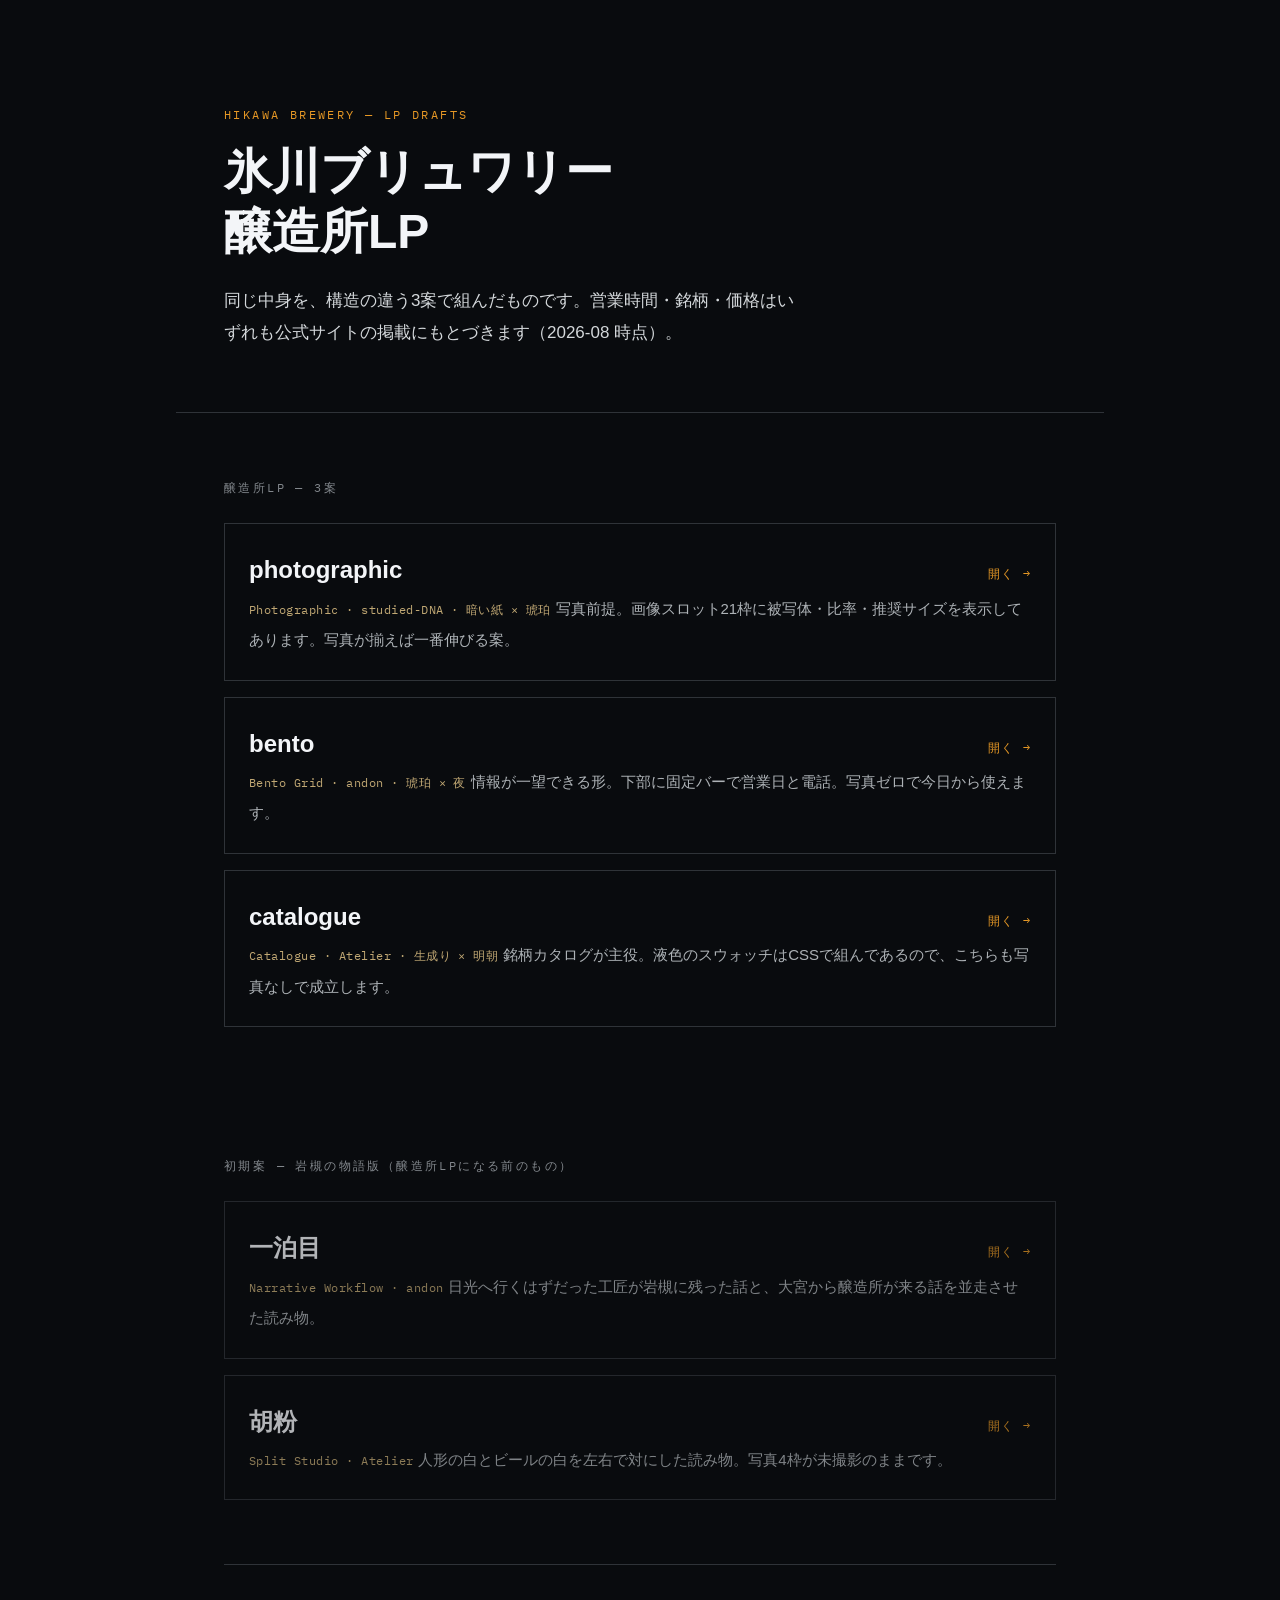
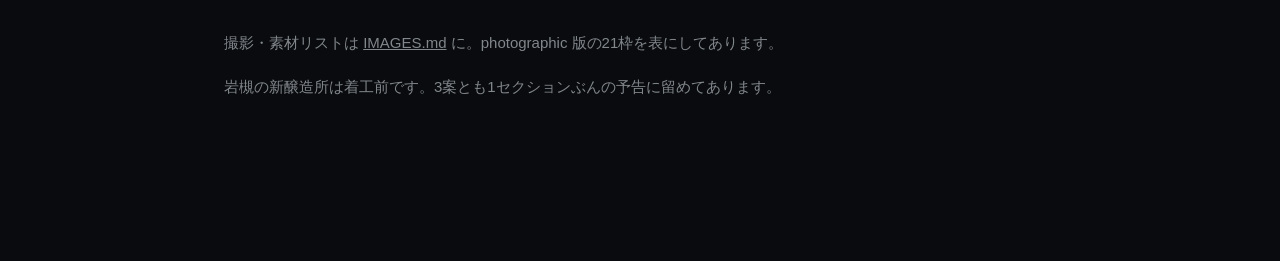
<file: index.html>
<!doctype html>
<html lang="ja" data-theme="studied">
<head>
<meta charset="utf-8">
<meta name="viewport" content="width=device-width, initial-scale=1">
<title>氷川ブリュワリー LP — 案の一覧</title>
<meta name="description" content="氷川ブリュワリーの醸造所LP。構造の違う3案と、初期の物語版2案。">
<link rel="preconnect" href="https://fonts.googleapis.com">
<link rel="preconnect" href="https://fonts.gstatic.com" crossorigin>
<link href="https://fonts.googleapis.com/css2?family=EB+Garamond:wght@400;500&family=Zen+Maru+Gothic:wght@400;500;700&family=IBM+Plex+Mono:wght@400&display=swap" rel="stylesheet">
<link rel="stylesheet" href="tokens.css">
<style>
*, *::before, *::after { box-sizing: border-box; }
html, body { margin: 0; overflow-x: clip; }
html { line-break: strict; word-break: normal; overflow-wrap: normal; -webkit-text-size-adjust: 100%; }
body {
  background: var(--color-paper); color: var(--color-ink);
  font-family: var(--font-body); font-size: var(--text-md); line-height: var(--lh-normal);
}
h1, h2 { font-family: var(--font-body); font-weight: 700; font-feature-settings: "palt" 1; line-height: var(--lh-tight); margin: 0; }
p { margin: 0; }
ul { margin: 0; padding: 0; list-style: none; }
a { color: inherit; }
:focus-visible { outline: 2px solid var(--color-focus); outline-offset: 3px; }

.wrap { max-width: 58rem; margin-inline: auto; padding-inline: var(--page-gutter); }
.num { font-family: var(--font-label); font-variant-numeric: tabular-nums; }

.head { padding-block: var(--space-3xl) var(--space-2xl); border-bottom: 1px solid var(--color-rule); }
.head__k { display: block; font-family: var(--font-label); font-size: var(--text-xs); letter-spacing: var(--tracking-label); color: var(--color-accent); margin-bottom: var(--space-md); }
.head__h { font-size: clamp(1.75rem, 4vw + 0.8rem, 3rem); }
.head__p { margin-top: var(--space-lg); max-width: 34em; color: var(--color-ink-2); }

.grp { padding-block: var(--space-2xl); }
.grp__t { font-family: var(--font-label); font-size: var(--text-xs); letter-spacing: var(--tracking-label); color: var(--color-muted); margin-bottom: var(--space-lg); }

.card {
  display: block; text-decoration: none;
  border: 1px solid var(--color-rule);
  padding: var(--space-lg);
  transition: border-color var(--dur-short) var(--ease-out);
}
.card + .card { margin-top: var(--space-md); }
.card:hover { border-color: var(--color-accent); }
.card__top { display: flex; flex-wrap: wrap; align-items: baseline; justify-content: space-between; gap: var(--space-xs) var(--space-md); }
.card__n { font-size: var(--text-xl); font-weight: 700; }
.card__go { font-family: var(--font-label); font-size: var(--text-xs); letter-spacing: 0.1em; color: var(--color-accent); white-space: nowrap; }
.card__meta { margin-top: var(--space-xs); font-family: var(--font-label); font-size: var(--text-xs); letter-spacing: 0.04em; color: var(--color-gold); }
.card__d { margin-top: var(--space-md); font-size: var(--text-base); color: var(--color-neutral); }
.card--muted { opacity: 0.72; }

.note { border-top: 1px solid var(--color-rule); padding-block: var(--space-2xl) var(--space-4xl); font-size: var(--text-base); color: var(--color-muted); }
.note a { white-space: nowrap; }
.note p + p { margin-top: var(--space-md); }
</style>
</head>
<body>

<header class="head wrap">
  <span class="head__k">HIKAWA BREWERY — LP DRAFTS</span>
  <h1 class="head__h">氷川ブリュワリー<br>醸造所LP</h1>
  <p class="head__p">同じ中身を、構造の違う3案で組んだものです。営業時間・銘柄・価格はいずれも公式サイトの掲載にもとづきます（2026-08 時点）。</p>
</header>

<main class="wrap">

  <section class="grp">
    <p class="grp__t">醸造所LP — 3案</p>

    <a class="card" href="./brewery-photographic.html">
      <span class="card__top"><span class="card__n">photographic</span><span class="card__go">開く →</span></span>
      <span class="card__meta">Photographic · studied-DNA · 暗い紙 × 琥珀</span>
      <span class="card__d">写真前提。画像スロット21枠に被写体・比率・推奨サイズを表示してあります。写真が揃えば一番伸びる案。</span>
    </a>

    <a class="card" href="./brewery-bento.html">
      <span class="card__top"><span class="card__n">bento</span><span class="card__go">開く →</span></span>
      <span class="card__meta">Bento Grid · andon · 琥珀 × 夜</span>
      <span class="card__d">情報が一望できる形。下部に固定バーで営業日と電話。写真ゼロで今日から使えます。</span>
    </a>

    <a class="card" href="./brewery-catalogue.html">
      <span class="card__top"><span class="card__n">catalogue</span><span class="card__go">開く →</span></span>
      <span class="card__meta">Catalogue · Atelier · 生成り × 明朝</span>
      <span class="card__d">銘柄カタログが主役。液色のスウォッチはCSSで組んであるので、こちらも写真なしで成立します。</span>
    </a>
  </section>

  <section class="grp">
    <p class="grp__t">初期案 — 岩槻の物語版（醸造所LPになる前のもの）</p>

    <a class="card card--muted" href="./hitoyadori.html">
      <span class="card__top"><span class="card__n">一泊目</span><span class="card__go">開く →</span></span>
      <span class="card__meta">Narrative Workflow · andon</span>
      <span class="card__d">日光へ行くはずだった工匠が岩槻に残った話と、大宮から醸造所が来る話を並走させた読み物。</span>
    </a>

    <a class="card card--muted" href="./gofun.html">
      <span class="card__top"><span class="card__n">胡粉</span><span class="card__go">開く →</span></span>
      <span class="card__meta">Split Studio · Atelier</span>
      <span class="card__d">人形の白とビールの白を左右で対にした読み物。写真4枠が未撮影のままです。</span>
    </a>
  </section>

  <section class="note">
    <p>撮影・素材リストは <a href="./IMAGES.md">IMAGES.md</a> に。photographic 版の21枠を表にしてあります。</p>
    <p>岩槻の新醸造所は着工前です。3案とも1セクションぶんの予告に留めてあります。</p>
  </section>

</main>

</body>
</html>
</file>
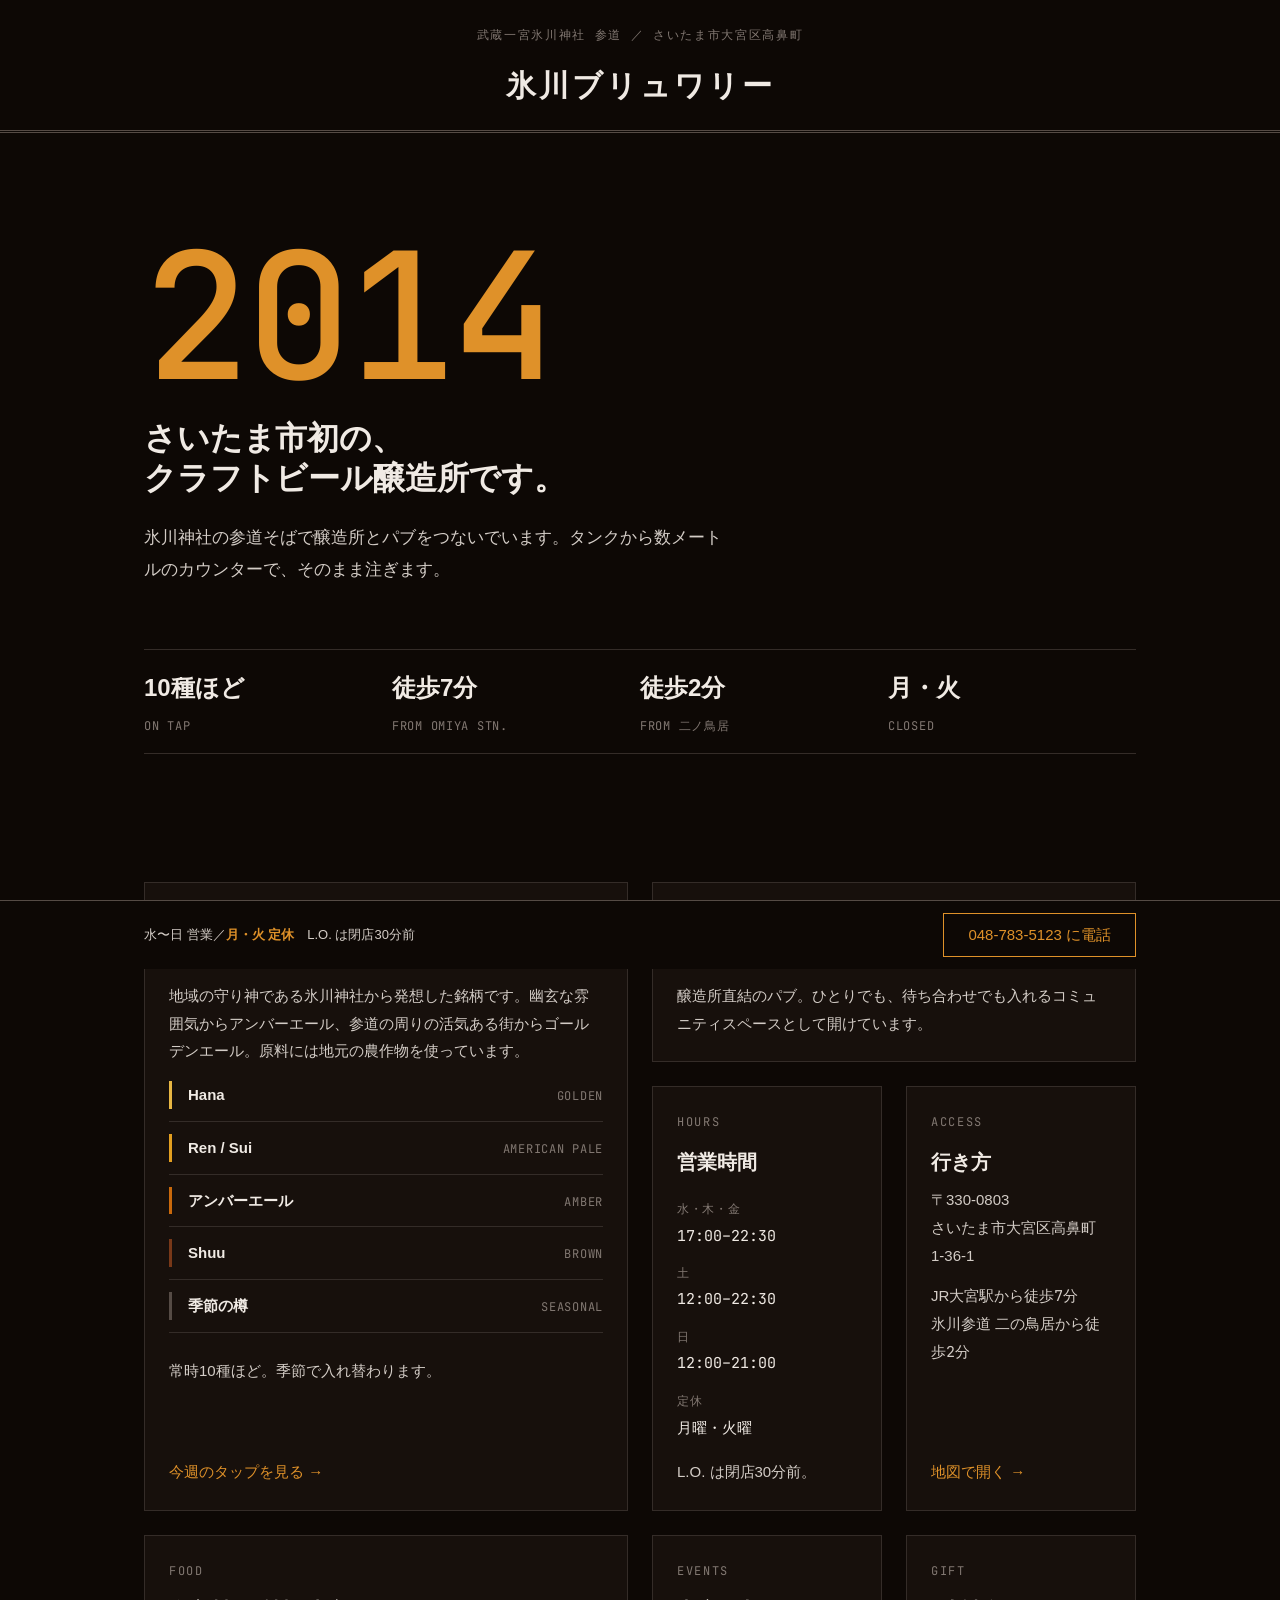
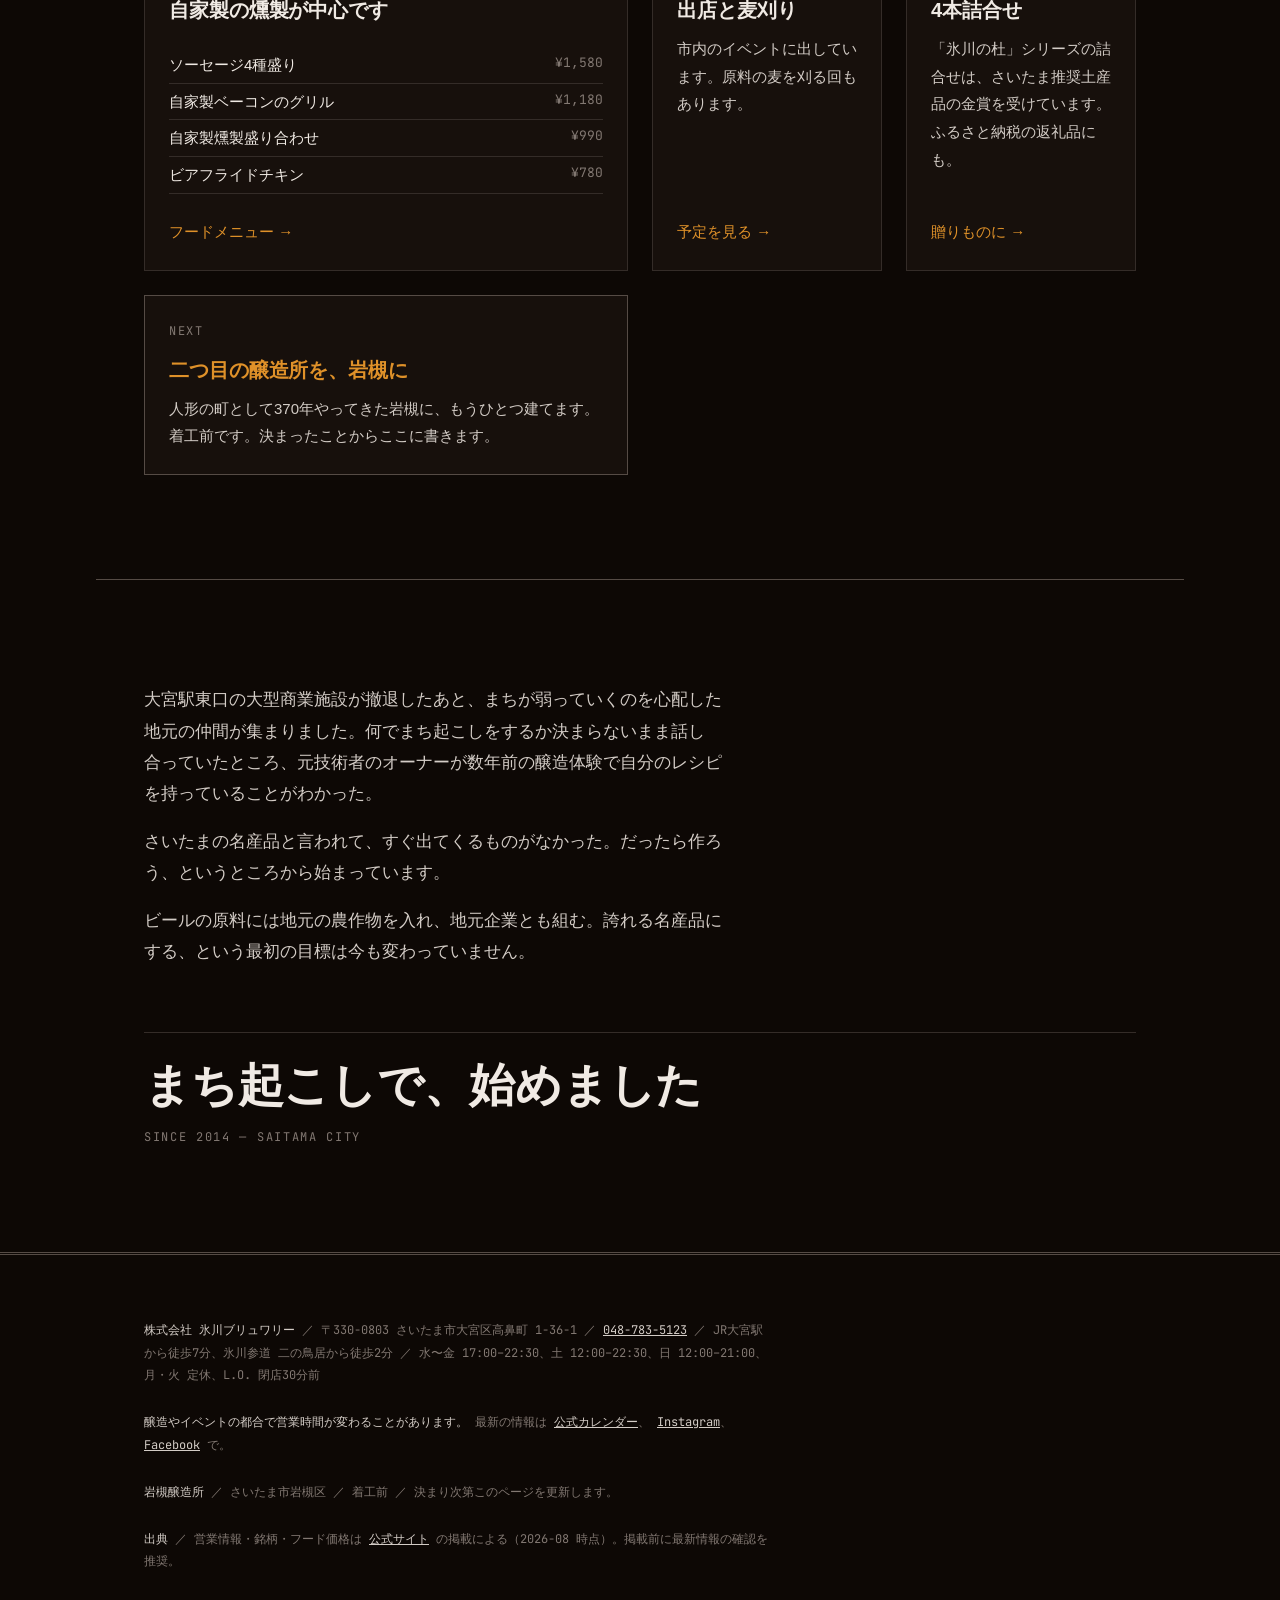
<file: brewery-bento.html>
<!doctype html>
<html lang="ja" data-theme="andon">
<head>
<meta charset="utf-8">
<meta name="viewport" content="width=device-width, initial-scale=1">
<title>氷川ブリュワリー — さいたま市初のクラフトビール醸造所</title>
<meta name="description" content="大宮・氷川神社の参道そば、醸造所直結のパブ「氷川の杜」。常時10種ほどのクラフトビール。JR大宮駅から徒歩7分。">
<link rel="preconnect" href="https://fonts.googleapis.com">
<link rel="preconnect" href="https://fonts.gstatic.com" crossorigin>
<link href="https://fonts.googleapis.com/css2?family=Zen+Kaku+Gothic+New:wght@400;700;900&family=Shippori+Mincho:wght@400&family=JetBrains+Mono:wght@400;500&display=swap" rel="stylesheet">
<link rel="stylesheet" href="tokens.css">
<style>
/* Hallmark · genre: editorial · macrostructure: Bento Grid · theme: andon (custom)
 * custom theme · vibe: "夜の街道、行灯、琥珀、土間"
 *   paper oklch(14% 0.012 55) · accent oklch(72% 0.145 68) · axes: dark / jp-gothic / warm
 * nav: N6 newspaper masthead (knobs: issue=above, wordmark=xl, rule=double)
 * hero: H4 stat-led (knobs: tabular display, qualifier=below, secondary=row of four)
 * section head: S5 bottom-anchored · feature: F1 bento (knobs: tiles=8, spans=irregular, border=hairline all)
 * cta: C4 sticky bottom bar (knobs: reveal=after fold, anchored=viewport bottom, shadow=hairline)
 * footer: Ft4 dense colophon (knobs: monospace, paragraphs, includes date)
 * enrichment: none — 液色の帯のみ（Tier-A CSS）
 * tone: editorial · audience: 40代以上・味と背景を吟味する層
 * motion: tile-rise · bar-slide · chip-outline (3)
 * pre-emit critique: P5 H5 E5 S5 R4 V5
 */

*, *::before, *::after { box-sizing: border-box; }
html, body { margin: 0; overflow-x: clip; }
html { line-break: strict; word-break: normal; overflow-wrap: normal; -webkit-text-size-adjust: 100%; }
body {
  background: var(--color-paper);
  color: var(--color-ink);
  font-family: var(--font-body);
  font-size: var(--text-md);
  line-height: var(--lh-normal);
  padding-bottom: 92px;            /* sticky bar の逃げ */
}
@media (min-width: 48rem) { body { padding-bottom: 76px; } }

h1, h2, h3 {
  font-family: var(--font-display);
  font-weight: var(--display-weight);
  font-feature-settings: "palt" 1;
  line-height: var(--lh-tight);
  letter-spacing: var(--tracking-display);
  margin: 0;
}
p { margin: 0; }
ul, ol, dl, dd { margin: 0; padding: 0; list-style: none; }
a { color: inherit; }

.wrap { max-width: var(--page-max); margin-inline: auto; padding-inline: var(--page-gutter); }
.bp { display: none; }
@media (min-width: 48rem) { .bp { display: inline; } }
.num { font-family: var(--font-label); font-variant-numeric: tabular-nums; }

:focus-visible { outline: 2px solid var(--color-focus); outline-offset: 3px; }

/* ── N6 · masthead ─────────────────────────────────── */
.mast { border-bottom: 3px double var(--color-rule-2); padding-block: var(--space-lg) var(--space-md); text-align: center; }
.mast__issue { font-family: var(--font-label); font-size: var(--text-xs); letter-spacing: var(--tracking-label); color: var(--color-muted); margin-bottom: var(--space-sm); }
.mast__mark {
  display: inline-block; font-size: clamp(1.375rem, 3vw + 0.6rem, 1.875rem); font-weight: 900;
  letter-spacing: 0.1em; font-feature-settings: "palt" 1; text-decoration: none; white-space: nowrap;
}

/* ── H4 · stat-led hero ────────────────────────────── */
.hero { padding-block: var(--space-3xl) var(--space-2xl); }
.hero__n {
  font-family: var(--font-label); font-weight: 500; font-variant-numeric: tabular-nums;
  font-size: clamp(4rem, 17vw, 11rem); line-height: 0.9; letter-spacing: -0.02em;
  color: var(--color-accent);
}
.hero__q { margin-top: var(--space-lg); font-size: var(--text-2xl); font-family: var(--font-display); font-weight: 700; font-feature-settings: "palt" 1; max-width: 18em; }
.hero__p { margin-top: var(--space-lg); max-width: var(--measure); color: var(--color-ink-2); }

.stats {
  margin-top: var(--space-2xl);
  display: grid; grid-template-columns: repeat(2, minmax(0, 1fr));
  border-top: var(--rule-fine) solid var(--color-rule);
}
@media (min-width: 48rem) { .stats { grid-template-columns: repeat(4, minmax(0, 1fr)); } }
.stat { padding: var(--space-md) var(--space-md) var(--space-md) 0; border-bottom: var(--rule-hair) solid var(--color-rule); }
.stat__v { font-size: var(--text-xl); font-family: var(--font-display); font-weight: 700; font-feature-settings: "palt" 1; }
.stat__k { display: block; margin-top: var(--space-2xs); font-family: var(--font-label); font-size: var(--text-xs); letter-spacing: 0.06em; color: var(--color-muted); }

/* ── F1 · bento ────────────────────────────────────── */
.bento {
  display: grid;
  grid-template-columns: minmax(0, 1fr);
  gap: var(--space-md);
  padding-block: var(--space-2xl) var(--section-gap);
}
@media (min-width: 40rem) { .bento { grid-template-columns: repeat(2, minmax(0, 1fr)); } }
@media (min-width: 60rem) { .bento { grid-template-columns: repeat(4, minmax(0, 1fr)); gap: var(--space-lg); } }

.tile {
  border: var(--rule-hair) solid var(--color-rule);
  background: var(--color-paper-2);
  padding: var(--space-lg);
  display: flex; flex-direction: column;
  opacity: 0; transform: translateY(10px);
  transition: opacity var(--dur-long) var(--ease-out), transform var(--dur-long) var(--ease-out);
}
.tile.is-in { opacity: 1; transform: none; }
.tile__k { display: block; font-family: var(--font-label); font-size: var(--text-xs); letter-spacing: var(--tracking-label); color: var(--color-muted); margin-bottom: var(--space-md); }
.tile__h { font-size: var(--text-lg); margin-bottom: var(--space-sm); }
.tile__p { font-size: var(--text-base); color: var(--color-ink-2); }
.tile__a {
  display: inline-block; margin-top: auto; padding-top: var(--space-lg);
  font-size: var(--text-base); white-space: nowrap; text-decoration: none;
  color: var(--color-accent);
  transition: opacity var(--dur-short) var(--ease-out);
}
.tile__a:hover { opacity: 0.7; }

@media (min-width: 60rem) {
  .tile--beer  { grid-column: span 2; grid-row: span 2; }
  .tile--pub   { grid-column: span 2; }
  .tile--food  { grid-column: span 2; }
  .tile--next  { grid-column: span 2; }
}
@media (min-width: 40rem) and (max-width: 59.999rem) {
  .tile--beer { grid-column: span 2; }
  .tile--next { grid-column: span 2; }
}

/* 液色の帯 · Tier-A CSS */
.taps { display: grid; gap: var(--space-sm); margin-block: var(--space-md) var(--space-lg); }
.tap { display: grid; grid-template-columns: 3px minmax(0, 1fr) auto; gap: var(--space-md); align-items: baseline; padding-bottom: var(--space-sm); border-bottom: var(--rule-hair) solid var(--color-rule); }
.tap__c { align-self: stretch; }
.tap__n { font-size: var(--text-base); font-weight: 700; }
.tap__s { font-family: var(--font-label); font-size: var(--text-xs); letter-spacing: 0.06em; color: var(--color-muted); white-space: nowrap; }

.hours { font-size: var(--text-base); }
.hours dt { font-family: var(--font-label); font-size: var(--text-xs); letter-spacing: 0.06em; color: var(--color-muted); margin-top: var(--space-sm); }
.hours dd { margin-top: var(--space-3xs); }

.foodlist { margin-top: var(--space-sm); }
.foodlist div { display: flex; justify-content: space-between; gap: var(--space-md); padding-block: var(--space-2xs); border-bottom: var(--rule-hair) solid var(--color-rule); font-size: var(--text-base); }
.foodlist span:last-child { font-family: var(--font-label); font-variant-numeric: tabular-nums; font-size: var(--text-sm); color: var(--color-muted); white-space: nowrap; }

.tile--next { border-color: var(--color-rule-2); }
.tile--next .tile__h { color: var(--color-accent); }

/* ── S5 · bottom-anchored section head ─────────────── */
.story { border-top: var(--rule-fine) solid var(--color-rule-2); padding-block: var(--section-gap); }
.story__body { max-width: var(--measure); }
.story__body p + p { margin-top: var(--space-md); }
.story__body p { color: var(--color-ink-2); }
.story__head { margin-top: var(--space-2xl); padding-top: var(--space-lg); border-top: var(--rule-hair) solid var(--color-rule); }
.story__t { font-size: var(--text-display-s); }
.story__k { display: block; margin-top: var(--space-sm); font-family: var(--font-label); font-size: var(--text-xs); letter-spacing: var(--tracking-label); color: var(--color-muted); }

/* ── C4 · sticky bottom bar ────────────────────────── */
.bar {
  position: fixed; inset: auto 0 0 0; z-index: var(--z-nav);
  background: var(--color-paper);
  border-top: var(--rule-fine) solid var(--color-rule-2);
  transform: translateY(100%);
  transition: transform var(--dur-long) var(--ease-out);
}
.bar.is-on { transform: none; }
.bar__in {
  max-width: var(--page-max); margin-inline: auto;
  padding: var(--space-sm) var(--page-gutter);
  display: flex; flex-wrap: wrap; align-items: center; justify-content: space-between; gap: var(--space-sm) var(--space-md);
}
.bar__t { font-size: var(--text-sm); color: var(--color-ink-2); }
.bar__t b { color: var(--color-accent); font-weight: 700; }
.bar__cta {
  display: inline-flex; align-items: center; gap: var(--space-sm);
  min-height: 44px; padding-inline: var(--space-lg);
  border: var(--rule-fine) solid var(--color-accent); border-radius: var(--radius-pill);
  color: var(--color-accent); text-decoration: none; font-size: var(--text-base);
  white-space: nowrap;
  transition: background-color var(--dur-short) var(--ease-out), color var(--dur-short) var(--ease-out);
}
.bar__cta:hover { background: var(--color-accent); color: var(--color-accent-ink); }

/* ── Ft4 · dense colophon ──────────────────────────── */
.colo {
  border-top: 3px double var(--color-rule-2);
  padding-block: var(--space-2xl) var(--space-3xl);
  font-family: var(--font-label); font-size: var(--text-xs); line-height: 1.9; color: var(--color-muted);
}
.colo b { color: var(--color-ink-2); font-weight: 500; }
.colo a { color: var(--color-ink-2); white-space: nowrap; }
.colo__block { max-width: 52em; }
.colo__block + .colo__block { margin-top: var(--space-lg); }

@media (prefers-reduced-motion: reduce) {
  *, *::before, *::after { animation-duration: 1ms !important; transition-duration: 150ms !important; }
  .tile { opacity: 1; transform: none; }
}
</style>
</head>
<body>

<header class="mast">
  <div class="wrap">
    <p class="mast__issue">武蔵一宮氷川神社 参道 ／ さいたま市大宮区高鼻町</p>
    <a class="mast__mark" href="#top">氷川ブリュワリー</a>
  </div>
</header>

<main id="top">

  <!-- H4 · stat-led -->
  <section class="hero wrap">
    <p class="hero__n">2014</p>
    <h1 class="hero__q">さいたま市初の、<br class="bp">クラフトビール醸造所です。</h1>
    <p class="hero__p">氷川神社の参道そばで醸造所とパブをつないでいます。タンクから数メートルのカウンターで、そのまま注ぎます。</p>

    <div class="stats">
      <div class="stat"><p class="stat__v">10種ほど</p><span class="stat__k">ON TAP</span></div>
      <div class="stat"><p class="stat__v">徒歩7分</p><span class="stat__k">FROM OMIYA STN.</span></div>
      <div class="stat"><p class="stat__v">徒歩2分</p><span class="stat__k">FROM 二ノ鳥居</span></div>
      <div class="stat"><p class="stat__v">月・火</p><span class="stat__k">CLOSED</span></div>
    </div>
  </section>

  <!-- F1 · bento -->
  <div class="wrap">
    <div class="bento">

      <article class="tile tile--beer" data-tile>
        <span class="tile__k">CRAFT BEER</span>
        <h2 class="tile__h">氷川の杜</h2>
        <p class="tile__p">地域の守り神である氷川神社から発想した銘柄です。幽玄な雰囲気からアンバーエール、参道の周りの活気ある街からゴールデンエール。原料には地元の農作物を使っています。</p>

        <div class="taps">
          <div class="tap"><span class="tap__c" style="background: var(--beer-golden)"></span><span class="tap__n">Hana</span><span class="tap__s">GOLDEN</span></div>
          <div class="tap"><span class="tap__c" style="background: var(--beer-pale)"></span><span class="tap__n">Ren / Sui</span><span class="tap__s">AMERICAN PALE</span></div>
          <div class="tap"><span class="tap__c" style="background: var(--beer-amber)"></span><span class="tap__n">アンバーエール</span><span class="tap__s">AMBER</span></div>
          <div class="tap"><span class="tap__c" style="background: var(--beer-brown)"></span><span class="tap__n">Shuu</span><span class="tap__s">BROWN</span></div>
          <div class="tap"><span class="tap__c" style="background: var(--color-rule-2)"></span><span class="tap__n">季節の樽</span><span class="tap__s">SEASONAL</span></div>
        </div>

        <p class="tile__p">常時10種ほど。季節で入れ替わります。</p>
        <a class="tile__a" href="https://hikawa-brewery.com/craft-beer-menu" rel="noopener">今週のタップを見る →</a>
      </article>

      <article class="tile tile--pub" data-tile>
        <span class="tile__k">TAPROOM</span>
        <h2 class="tile__h">氷川の杜</h2>
        <p class="tile__p">醸造所直結のパブ。ひとりでも、待ち合わせでも入れるコミュニティスペースとして開けています。</p>
      </article>

      <article class="tile" data-tile>
        <span class="tile__k">HOURS</span>
        <h2 class="tile__h">営業時間</h2>
        <dl class="hours">
          <dt>水・木・金</dt><dd class="num">17:00–22:30</dd>
          <dt>土</dt><dd class="num">12:00–22:30</dd>
          <dt>日</dt><dd class="num">12:00–21:00</dd>
          <dt>定休</dt><dd>月曜・火曜</dd>
        </dl>
        <p class="tile__p" style="margin-top: var(--space-md);">L.O. は閉店30分前。</p>
      </article>

      <article class="tile" data-tile>
        <span class="tile__k">ACCESS</span>
        <h2 class="tile__h">行き方</h2>
        <p class="tile__p">〒330-0803<br>さいたま市大宮区高鼻町 1-36-1</p>
        <p class="tile__p" style="margin-top: var(--space-sm);">JR大宮駅から徒歩<span class="num">7</span>分<br>氷川参道 二の鳥居から徒歩<span class="num">2</span>分</p>
        <a class="tile__a" href="https://maps.google.com/?q=埼玉県さいたま市大宮区高鼻町1-36-1" rel="noopener">地図で開く →</a>
      </article>

      <article class="tile tile--food" data-tile>
        <span class="tile__k">FOOD</span>
        <h2 class="tile__h">自家製の燻製が中心です</h2>
        <div class="foodlist">
          <div><span>ソーセージ4種盛り</span><span>¥1,580</span></div>
          <div><span>自家製ベーコンのグリル</span><span>¥1,180</span></div>
          <div><span>自家製燻製盛り合わせ</span><span>¥990</span></div>
          <div><span>ビアフライドチキン</span><span>¥780</span></div>
        </div>
        <a class="tile__a" href="https://hikawa-brewery.com/food-menu" rel="noopener">フードメニュー →</a>
      </article>

      <article class="tile" data-tile>
        <span class="tile__k">EVENTS</span>
        <h2 class="tile__h">出店と麦刈り</h2>
        <p class="tile__p">市内のイベントに出しています。原料の麦を刈る回もあります。</p>
        <a class="tile__a" href="https://hikawa-brewery.com/category/events" rel="noopener">予定を見る →</a>
      </article>

      <article class="tile" data-tile>
        <span class="tile__k">GIFT</span>
        <h2 class="tile__h">4本詰合せ</h2>
        <p class="tile__p">「氷川の杜」シリーズの詰合せは、さいたま推奨土産品の金賞を受けています。ふるさと納税の返礼品にも。</p>
        <a class="tile__a" href="https://www.takashimaya.co.jp/shopping/product.html?p_cd=0001234044&amp;sub_cd=001" rel="noopener">贈りものに →</a>
      </article>

      <article class="tile tile--next" data-tile>
        <span class="tile__k">NEXT</span>
        <h2 class="tile__h">二つ目の醸造所を、岩槻に</h2>
        <p class="tile__p">人形の町として370年やってきた岩槻に、もうひとつ建てます。着工前です。決まったことからここに書きます。</p>
      </article>

    </div>
  </div>

  <!-- S5 · bottom-anchored -->
  <section class="story wrap" aria-labelledby="s-why">
    <div class="story__body">
      <p>大宮駅東口の大型商業施設が撤退したあと、まちが弱っていくのを心配した地元の仲間が集まりました。何でまち起こしをするか決まらないまま話し合っていたところ、元技術者のオーナーが数年前の醸造体験で自分のレシピを持っていることがわかった。</p>
      <p>さいたまの名産品と言われて、すぐ出てくるものがなかった。だったら作ろう、というところから始まっています。</p>
      <p>ビールの原料には地元の農作物を入れ、地元企業とも組む。誇れる名産品にする、という最初の目標は今も変わっていません。</p>
    </div>
    <div class="story__head">
      <h2 class="story__t" id="s-why">まち起こしで、始めました</h2>
      <span class="story__k">SINCE 2014 — SAITAMA CITY</span>
    </div>
  </section>

</main>

<footer class="colo">
  <div class="wrap">
    <div class="colo__block">
      <b>株式会社 氷川ブリュワリー</b> ／ 〒330-0803 さいたま市大宮区高鼻町 1-36-1 ／
      <a href="tel:0487835123">048-783-5123</a> ／ JR大宮駅から徒歩7分、氷川参道 二の鳥居から徒歩2分 ／
      水〜金 17:00–22:30、土 12:00–22:30、日 12:00–21:00、月・火 定休、L.O. 閉店30分前
    </div>
    <div class="colo__block">
      <b>醸造やイベントの都合で営業時間が変わることがあります。</b> 最新の情報は
      <a href="https://hikawa-brewery.com/access" rel="noopener">公式カレンダー</a>、
      <a href="https://www.instagram.com/hikawabrewery/" rel="noopener">Instagram</a>、
      <a href="https://www.facebook.com/hikawa.brewery" rel="noopener">Facebook</a> で。
    </div>
    <div class="colo__block">
      <b>岩槻醸造所</b> ／ さいたま市岩槻区 ／ 着工前 ／ 決まり次第このページを更新します。
    </div>
    <div class="colo__block">
      <b>出典</b> ／ 営業情報・銘柄・フード価格は
      <a href="https://hikawa-brewery.com/" rel="noopener">公式サイト</a> の掲載による（2026-08 時点）。掲載前に最新情報の確認を推奨。
    </div>
  </div>
</footer>

<!-- C4 · sticky bottom bar -->
<div class="bar" id="bar">
  <div class="bar__in">
    <p class="bar__t">水〜日 営業／<b>月・火 定休</b>　L.O. は閉店30分前</p>
    <a class="bar__cta" href="tel:0487835123">048-783-5123 に電話</a>
  </div>
</div>

<script>
(function () {
  var reduce = window.matchMedia('(prefers-reduced-motion: reduce)').matches;
  var tiles = document.querySelectorAll('[data-tile]');
  if (reduce || !('IntersectionObserver' in window)) {
    tiles.forEach(function (el) { el.classList.add('is-in'); });
  } else {
    var io = new IntersectionObserver(function (es) {
      es.forEach(function (e, i) {
        if (e.isIntersecting) {
          e.target.style.transitionDelay = (i * 50) + 'ms';
          e.target.classList.add('is-in');
          io.unobserve(e.target);
        }
      });
    }, { threshold: 0.15, rootMargin: '0px 0px -5% 0px' });
    tiles.forEach(function (el) { io.observe(el); });
  }

  // sticky bar — after fold
  var bar = document.getElementById('bar');
  var onScroll = function () {
    if (window.scrollY > window.innerHeight * 0.6) { bar.classList.add('is-on'); }
    else { bar.classList.remove('is-on'); }
  };
  onScroll();
  window.addEventListener('scroll', onScroll, { passive: true });
})();
</script>

</body>
</html>
</file>
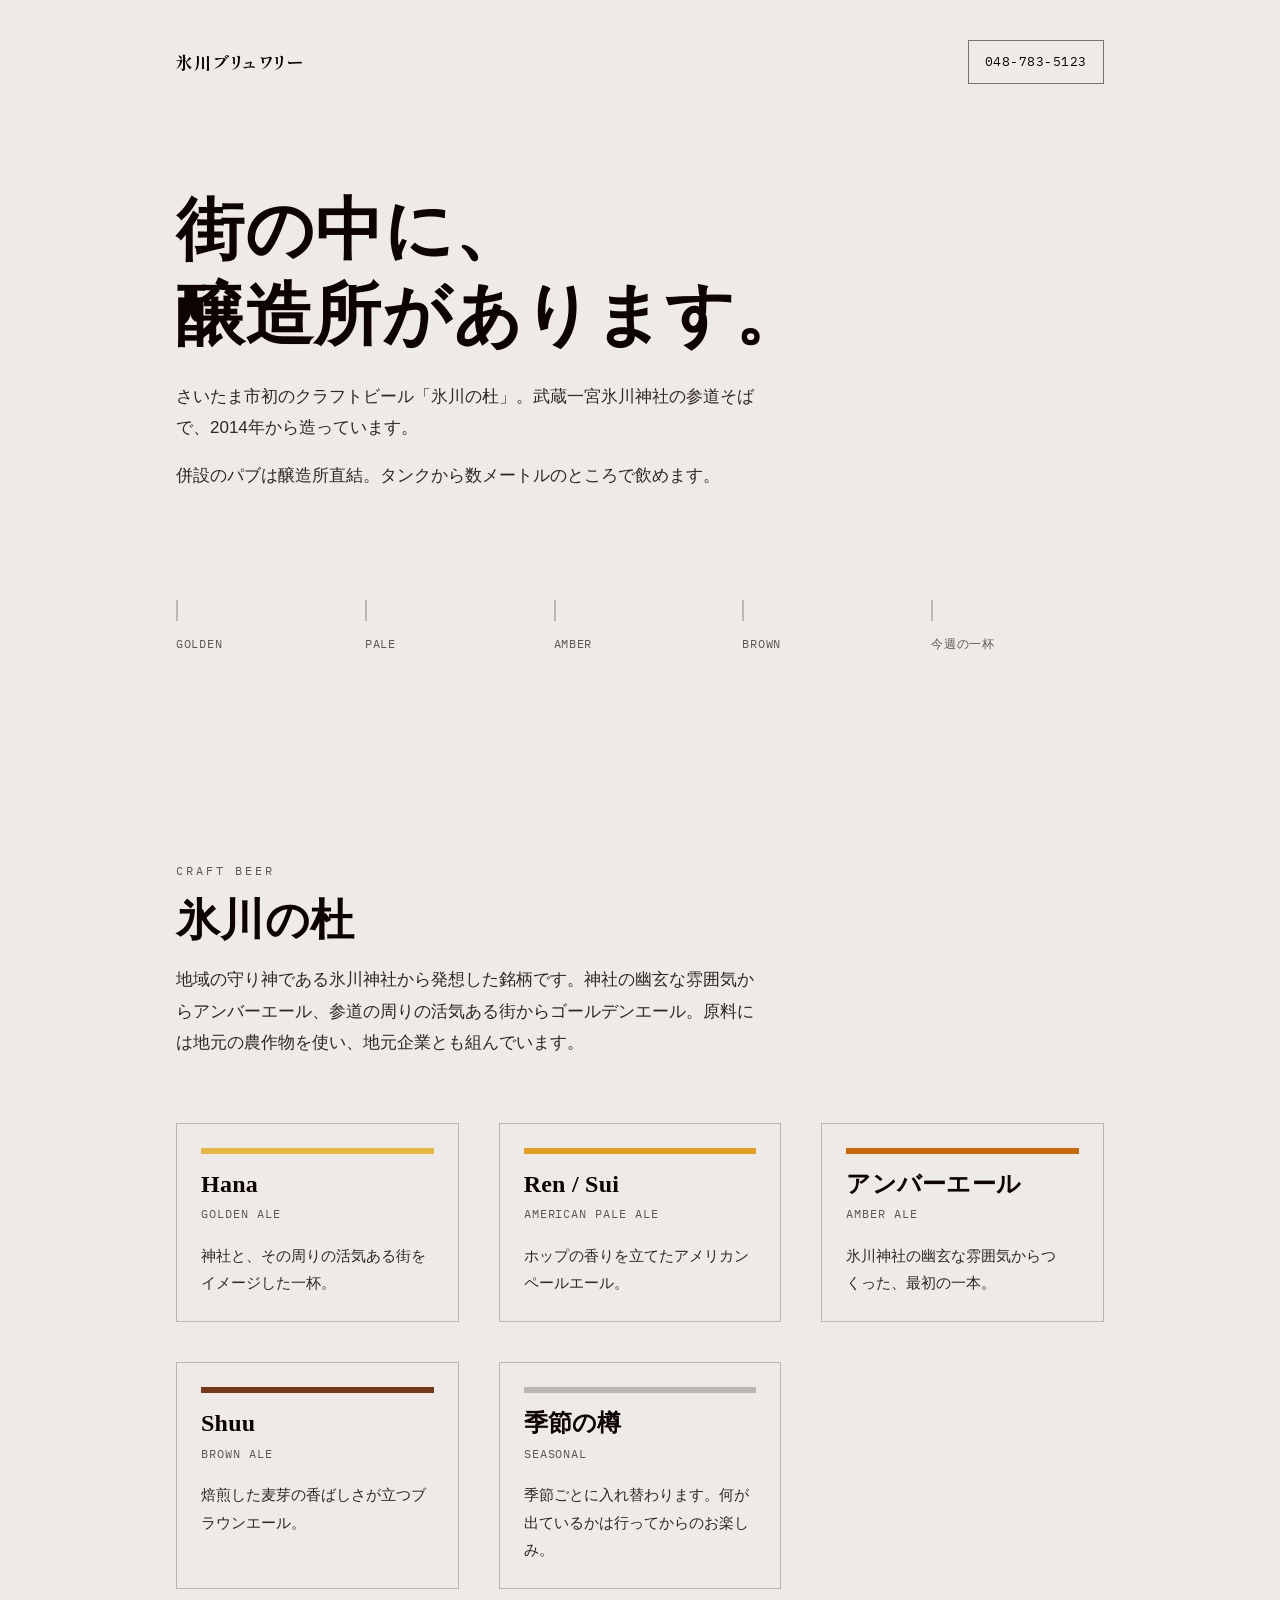
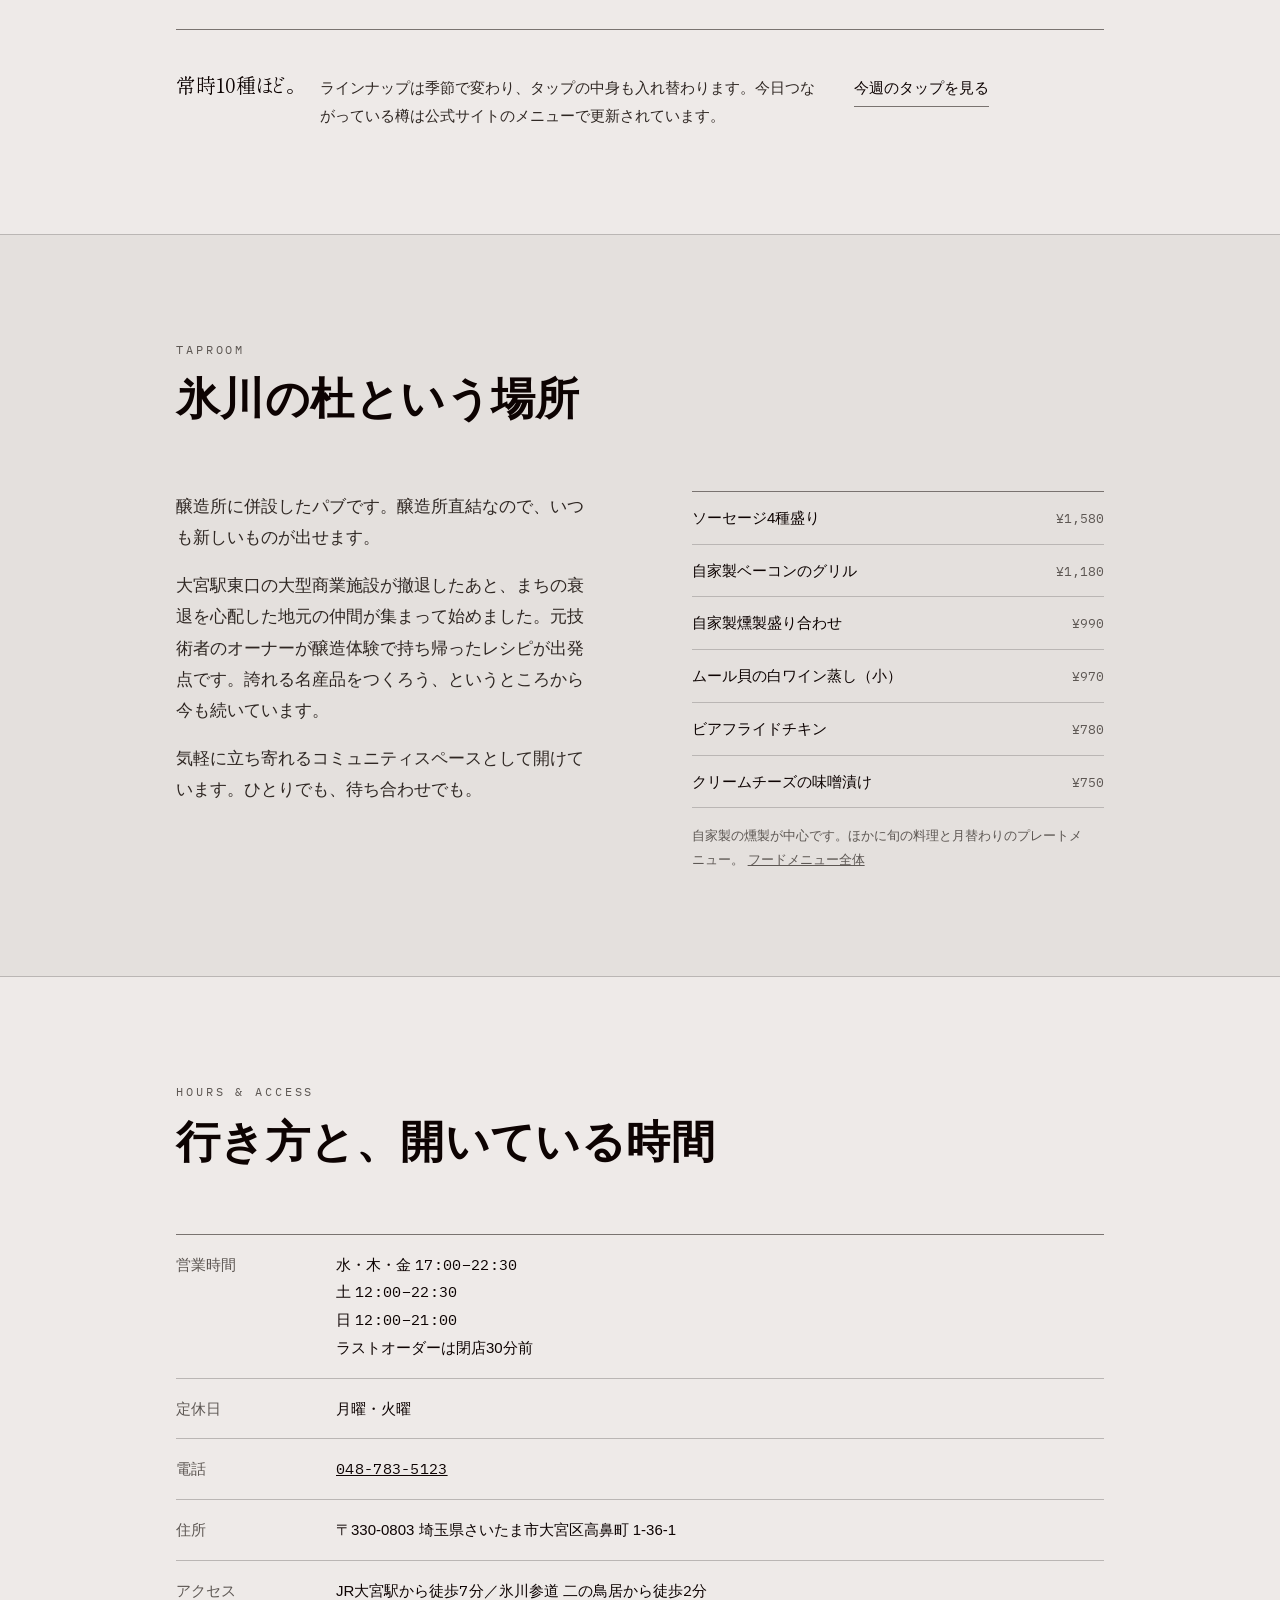
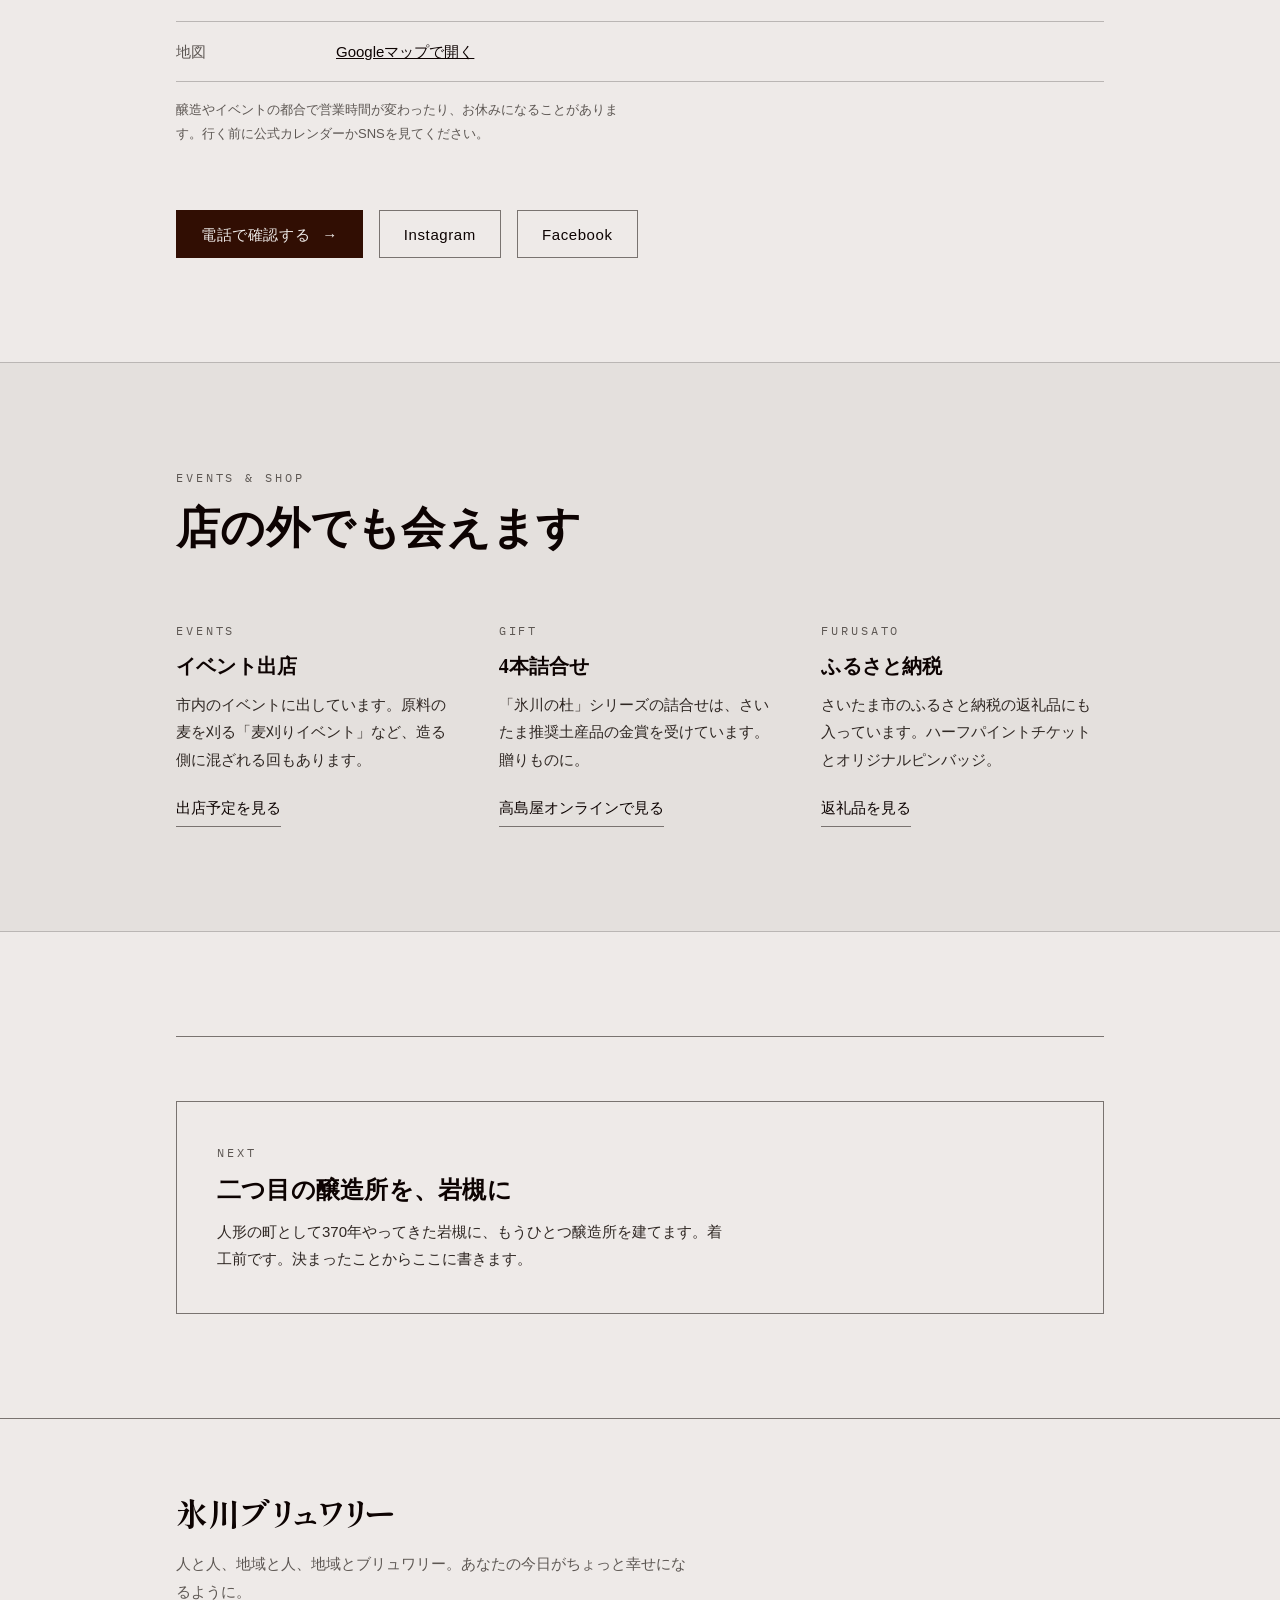
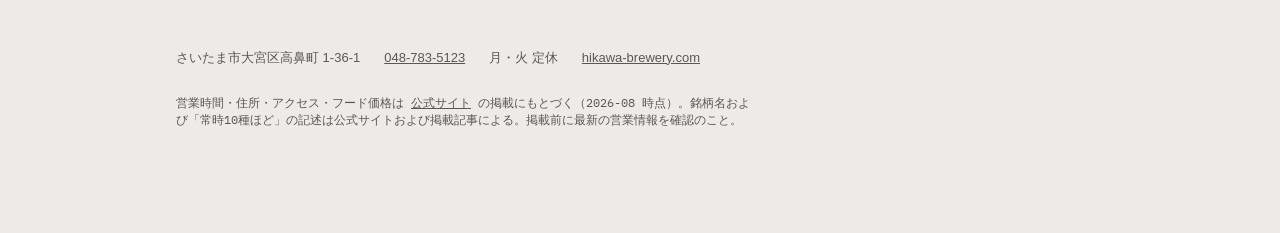
<file: brewery-catalogue.html>
<!doctype html>
<html lang="ja" data-theme="atelier">
<head>
<meta charset="utf-8">
<meta name="viewport" content="width=device-width, initial-scale=1">
<title>氷川ブリュワリー — 街の中に、醸造所があります。</title>
<meta name="description" content="さいたま市初のクラフトビール。氷川神社の参道そば、醸造所直結のパブ「氷川の杜」で常時10種ほど。大宮駅から徒歩7分。">
<link rel="preconnect" href="https://fonts.googleapis.com">
<link rel="preconnect" href="https://fonts.gstatic.com" crossorigin>
<link href="https://fonts.googleapis.com/css2?family=Shippori+Mincho+B1:wght@600;700&family=Zen+Kaku+Gothic+New:wght@400;500&family=IBM+Plex+Mono:wght@400;500&display=swap" rel="stylesheet">
<link rel="stylesheet" href="tokens.css">
<style>
/* Hallmark · genre: editorial · macrostructure: Catalogue · theme: Atelier
 * nav: N9 edge-aligned minimal (knobs: CTA=outlined, wordmark=serif, padding=spacious)
 * hero: H9 custom illustration centerpiece (knobs: Tier-A pure CSS, no animation, dominant)
 * section head: S2 hanging · feature: F6 product card grid (knobs: 1/1 square, 3-up, action=none)
 * spec: F3 tabular (knobs: 2-col, rule=every row) · cta: C1 outlined chip · footer: Ft1 mast-headed
 * enrichment: Tier-A CSS 液色スウォッチ — 写真ゼロで公開できる
 * tone: austere · audience: 40代以上・味と背景を吟味する層
 * motion: swatch-fill · hairline-draw · chip-outline (3)
 * pre-emit critique: P5 H5 E5 S5 R5 V4
 */

*, *::before, *::after { box-sizing: border-box; }
html, body { margin: 0; overflow-x: clip; }
html {
  line-break: strict; word-break: normal; overflow-wrap: normal;
  -webkit-text-size-adjust: 100%;
  scroll-behavior: smooth;
}
body {
  background: var(--color-paper);
  color: var(--color-ink);
  font-family: var(--font-body);
  font-size: var(--text-md);
  line-height: var(--lh-normal);
}
h1, h2, h3, h4 {
  font-family: var(--font-display);
  font-weight: var(--display-weight);
  font-feature-settings: "palt" 1;
  line-height: var(--lh-tight);
  letter-spacing: var(--tracking-display);
  margin: 0;
}
p { margin: 0; }
ul, ol, dl, dd { margin: 0; padding: 0; list-style: none; }
a { color: inherit; }

.wrap { max-width: var(--page-max); margin-inline: auto; padding-inline: var(--page-gutter); }
.bp { display: none; }
@media (min-width: 48rem) { .bp { display: inline; } }
.num { font-family: var(--font-label); font-variant-numeric: tabular-nums; }

:focus-visible { outline: 2px solid var(--color-focus); outline-offset: 3px; }

/* ── N9 ────────────────────────────────────────────── */
.nav { display: flex; align-items: center; justify-content: space-between; gap: var(--space-md); padding-block: var(--space-xl); }
.nav__mark {
  font-family: var(--font-display); font-weight: 700; font-size: var(--text-md);
  letter-spacing: 0.08em; font-feature-settings: "palt" 1;
  white-space: nowrap; text-decoration: none;
}
.nav__cta {
  display: inline-flex; align-items: center; min-height: 44px; padding-inline: var(--space-md);
  border: var(--rule-fine) solid var(--color-rule-2); border-radius: var(--radius-pill);
  font-family: var(--font-label); font-size: var(--text-sm); letter-spacing: 0.04em;
  white-space: nowrap; text-decoration: none;
  transition: border-color var(--dur-short) var(--ease-out);
}
.nav__cta:hover { border-color: var(--color-ink); }

/* ── H9 · hero with Tier-A CSS centerpiece ─────────── */
.hero { padding-block: var(--space-2xl) var(--space-3xl); }
.hero__h { font-size: var(--text-display); margin-bottom: var(--space-lg); }
.hero__lede { max-width: var(--measure); color: var(--color-neutral); }
.hero__lede + .hero__lede { margin-top: var(--space-md); }

.swatches {
  margin-top: var(--space-3xl);
  display: grid;
  grid-template-columns: repeat(5, minmax(0, 1fr));
  gap: var(--space-xs);
  align-items: end;
}
@media (min-width: 40rem) { .swatches { gap: var(--space-md); } }
.sw { display: block; }
.sw__glass {
  position: relative;
  height: clamp(80px, 22vw, 190px);
  border: var(--rule-hair) solid var(--color-rule);
  background: var(--color-paper-2);
  overflow: hidden;
}
.sw__fill {
  position: absolute; inset: auto 0 0 0;
  height: 100%;
  transform: scaleY(0);
  transform-origin: bottom center;
  transition: transform var(--dur-long) var(--ease-out);
}
.sw.is-in .sw__fill { transform: scaleY(1); }
.sw:nth-child(2) .sw__fill { transition-delay: 60ms; }
.sw:nth-child(3) .sw__fill { transition-delay: 120ms; }
.sw:nth-child(4) .sw__fill { transition-delay: 180ms; }
.sw:nth-child(5) .sw__fill { transition-delay: 240ms; }
.sw__foam { position: absolute; inset: 0 0 auto 0; height: 12%; background: var(--beer-foam); }
.sw__l {
  display: block; margin-top: var(--space-xs);
  font-family: var(--font-label); font-size: var(--text-xs);
  letter-spacing: 0.06em; color: var(--color-muted);
  line-height: var(--lh-snug);
}

/* ── sections ──────────────────────────────────────── */
.sec { padding-block: var(--section-gap); }
.sec--tint { background: var(--color-paper-2); border-block: var(--rule-fine) solid var(--color-rule); }
.sec__head { margin-bottom: var(--space-2xl); }
.sec__k {
  display: block; font-family: var(--font-label); font-size: var(--text-xs);
  letter-spacing: var(--tracking-label); color: var(--color-muted); margin-bottom: var(--space-sm);
}
.sec__title { font-size: var(--text-display-s); }
.sec__note { margin-top: var(--space-md); max-width: var(--measure); color: var(--color-neutral); }

/* ── F6 · product card grid ────────────────────────── */
.beers { display: grid; grid-template-columns: minmax(0, 1fr); gap: var(--space-lg); }
@media (min-width: 34rem) { .beers { grid-template-columns: repeat(2, minmax(0, 1fr)); } }
@media (min-width: 56rem) { .beers { grid-template-columns: repeat(3, minmax(0, 1fr)); gap: var(--space-xl); } }
.beer { border: var(--rule-hair) solid var(--color-rule); padding: var(--space-lg); background: var(--color-paper); }
.beer__cap { height: 6px; margin-bottom: var(--space-md); }
.beer__n { font-size: var(--text-xl); margin-bottom: var(--space-2xs); }
.beer__r { font-family: var(--font-label); font-size: var(--text-xs); letter-spacing: 0.08em; color: var(--color-muted); }
.beer__d { margin-top: var(--space-md); font-size: var(--text-base); color: var(--color-neutral); }

.rotating {
  margin-top: var(--space-xl);
  border-top: var(--rule-fine) solid var(--color-rule-2);
  padding-top: var(--space-lg);
  display: flex; flex-wrap: wrap; align-items: baseline;
  gap: var(--space-sm) var(--space-lg);
}
.rotating__t { font-size: var(--text-lg); font-family: var(--font-display); font-feature-settings: "palt" 1; }
.rotating__p { color: var(--color-neutral); font-size: var(--text-base); max-width: var(--measure); }

/* ── pub / food ────────────────────────────────────── */
.two { display: grid; grid-template-columns: minmax(0, 1fr); gap: var(--space-2xl); }
@media (min-width: 56rem) { .two { grid-template-columns: minmax(0, 1fr) minmax(0, 1fr); gap: var(--space-3xl); } }
.prose { max-width: var(--measure); }
.prose p + p { margin-top: var(--space-md); }
.prose p { color: var(--color-neutral); }

.menu { border-top: var(--rule-fine) solid var(--color-rule-2); }
.menu__row {
  display: flex; justify-content: space-between; align-items: baseline; gap: var(--space-md);
  padding-block: var(--space-sm);
  border-bottom: var(--rule-hair) solid var(--color-rule);
}
.menu__n { font-size: var(--text-base); }
.menu__p { font-family: var(--font-label); font-variant-numeric: tabular-nums; font-size: var(--text-sm); color: var(--color-muted); white-space: nowrap; }
.menu__foot { margin-top: var(--space-md); font-size: var(--text-sm); color: var(--color-muted); }

/* ── F3 · spec sheet ───────────────────────────────── */
.spec { border-top: var(--rule-fine) solid var(--color-rule-2); }
.spec__row {
  display: grid; grid-template-columns: minmax(0, 1fr); gap: var(--space-2xs);
  padding-block: var(--space-md); border-bottom: var(--rule-hair) solid var(--color-rule);
}
@media (min-width: 40rem) { .spec__row { grid-template-columns: 8em minmax(0, 1fr); gap: var(--space-lg); align-items: baseline; } }
.spec__k { color: var(--color-muted); font-size: var(--text-base); }
.spec__v { font-size: var(--text-base); }
.spec__v .num { letter-spacing: 0.02em; }
.spec__foot { margin-top: var(--space-md); font-size: var(--text-sm); color: var(--color-muted); max-width: var(--measure); }
.spec__v a { white-space: nowrap; }

/* ── 見学・物販 ────────────────────────────────────── */
.trio { display: grid; grid-template-columns: minmax(0, 1fr); gap: var(--space-xl); }
@media (min-width: 48rem) { .trio { grid-template-columns: repeat(3, minmax(0, 1fr)); } }
.card__k { display: block; font-family: var(--font-label); font-size: var(--text-xs); letter-spacing: var(--tracking-label); color: var(--color-muted); margin-bottom: var(--space-sm); }
.card__h { font-size: var(--text-lg); margin-bottom: var(--space-sm); }
.card__p { font-size: var(--text-base); color: var(--color-neutral); }
.card__a { display: inline-block; margin-top: var(--space-md); font-size: var(--text-base); white-space: nowrap; border-bottom: 1px solid var(--color-rule-2); text-decoration: none; padding-block: var(--space-2xs); }
.card__a:hover { border-bottom-color: var(--color-ink); }

/* ── 岩槻の予告 ────────────────────────────────────── */
.soon { border: var(--rule-fine) solid var(--color-rule-2); padding: var(--space-xl); }
.soon__h { font-size: var(--text-xl); margin-bottom: var(--space-sm); }
.soon__p { color: var(--color-neutral); max-width: var(--measure); font-size: var(--text-base); }

/* ── C1 · chip ─────────────────────────────────────── */
.chips { display: flex; flex-wrap: wrap; gap: var(--space-md); }
.chip {
  display: inline-flex; align-items: center; gap: var(--space-sm);
  min-height: 48px; padding-inline: var(--space-lg);
  border: var(--rule-fine) solid var(--color-rule-2); border-radius: var(--radius-pill);
  text-decoration: none; font-size: var(--text-base); letter-spacing: 0.04em;
  white-space: nowrap;
  transition: border-color var(--dur-short) var(--ease-out);
}
.chip:hover { border-color: var(--color-ink); }
.chip--solid { background: var(--color-accent); color: var(--color-accent-ink); border-color: var(--color-accent); }
.chip--solid:hover { border-color: var(--color-ink); }
.chip__a { transition: transform var(--dur-short) var(--ease-out); }
.chip:hover .chip__a { transform: translateX(0.25em); }

/* ── Ft1 ───────────────────────────────────────────── */
.foot { border-top: var(--rule-fine) solid var(--color-rule-2); padding-block: var(--space-2xl) var(--space-3xl); }
.foot__mark { font-family: var(--font-display); font-weight: 700; font-size: var(--text-2xl); font-feature-settings: "palt" 1; }
.foot__tag { margin-top: var(--space-xs); color: var(--color-muted); max-width: var(--measure); font-size: var(--text-base); }
.foot__meta { margin-top: var(--space-xl); display: flex; flex-wrap: wrap; gap: var(--space-xs) var(--space-lg); font-size: var(--text-sm); color: var(--color-muted); }
.foot__meta a, .foot__meta span { white-space: nowrap; }
.foot__src { margin-top: var(--space-lg); font-family: var(--font-label); font-size: var(--text-xs); line-height: var(--lh-snug); color: var(--color-muted); max-width: 48em; }
.foot__src a { white-space: nowrap; }

/* ── hairline draw ─────────────────────────────────── */
.rule { height: var(--rule-fine); background: var(--color-rule-2); transform: scaleX(0); transform-origin: left center; transition: transform var(--dur-long) var(--ease-out); }
.rule.is-in { transform: scaleX(1); }

@media (prefers-reduced-motion: reduce) {
  html { scroll-behavior: auto; }
  *, *::before, *::after { animation-duration: 1ms !important; transition-duration: 150ms !important; }
  .sw__fill { transform: scaleY(1); }
  .rule { transform: scaleX(1); }
}
</style>
</head>
<body>

<header class="wrap">
  <nav class="nav" aria-label="メイン">
    <a class="nav__mark" href="#top">氷川ブリュワリー</a>
    <a class="nav__cta" href="tel:0487835123">048-783-5123</a>
  </nav>
</header>

<main id="top">

  <!-- H9 · hero -->
  <section class="hero wrap">
    <h1 class="hero__h">街の中に、<br class="bp">醸造所があります。</h1>
    <p class="hero__lede">さいたま市初のクラフトビール「氷川の杜」。武蔵一宮氷川神社の参道そばで、2014年から造っています。</p>
    <p class="hero__lede">併設のパブは醸造所直結。タンクから数メートルのところで飲めます。</p>

    <div class="swatches" aria-label="ビールの液色">
      <span class="sw" data-fill><span class="sw__glass"><span class="sw__fill" style="background: var(--beer-golden)"></span><span class="sw__foam"></span></span><span class="sw__l">GOLDEN</span></span>
      <span class="sw" data-fill><span class="sw__glass"><span class="sw__fill" style="background: var(--beer-pale)"></span><span class="sw__foam"></span></span><span class="sw__l">PALE</span></span>
      <span class="sw" data-fill><span class="sw__glass"><span class="sw__fill" style="background: var(--beer-amber)"></span><span class="sw__foam"></span></span><span class="sw__l">AMBER</span></span>
      <span class="sw" data-fill><span class="sw__glass"><span class="sw__fill" style="background: var(--beer-brown)"></span><span class="sw__foam"></span></span><span class="sw__l">BROWN</span></span>
      <span class="sw" data-fill><span class="sw__glass"><span class="sw__fill" style="background: var(--color-paper-3)"></span><span class="sw__foam"></span></span><span class="sw__l">今週の一杯</span></span>
    </div>
  </section>

  <!-- CATALOGUE · beers -->
  <section class="sec wrap" aria-labelledby="s-beer">
    <div class="sec__head">
      <span class="sec__k">CRAFT BEER</span>
      <h2 class="sec__title" id="s-beer">氷川の杜</h2>
      <p class="sec__note">地域の守り神である氷川神社から発想した銘柄です。神社の幽玄な雰囲気からアンバーエール、参道の周りの活気ある街からゴールデンエール。原料には地元の農作物を使い、地元企業とも組んでいます。</p>
    </div>

    <div class="beers">
      <article class="beer">
        <div class="beer__cap" style="background: var(--beer-golden)"></div>
        <h3 class="beer__n">Hana</h3>
        <p class="beer__r">GOLDEN ALE</p>
        <p class="beer__d">神社と、その周りの活気ある街をイメージした一杯。</p>
      </article>
      <article class="beer">
        <div class="beer__cap" style="background: var(--beer-pale)"></div>
        <h3 class="beer__n">Ren / Sui</h3>
        <p class="beer__r">AMERICAN PALE ALE</p>
        <p class="beer__d">ホップの香りを立てたアメリカンペールエール。</p>
      </article>
      <article class="beer">
        <div class="beer__cap" style="background: var(--beer-amber)"></div>
        <h3 class="beer__n">アンバーエール</h3>
        <p class="beer__r">AMBER ALE</p>
        <p class="beer__d">氷川神社の幽玄な雰囲気からつくった、最初の一本。</p>
      </article>
      <article class="beer">
        <div class="beer__cap" style="background: var(--beer-brown)"></div>
        <h3 class="beer__n">Shuu</h3>
        <p class="beer__r">BROWN ALE</p>
        <p class="beer__d">焙煎した麦芽の香ばしさが立つブラウンエール。</p>
      </article>
      <article class="beer">
        <div class="beer__cap" style="background: var(--color-rule)"></div>
        <h3 class="beer__n">季節の樽</h3>
        <p class="beer__r">SEASONAL</p>
        <p class="beer__d">季節ごとに入れ替わります。何が出ているかは行ってからのお楽しみ。</p>
      </article>
    </div>

    <div class="rotating">
      <p class="rotating__t">常時10種ほど。</p>
      <p class="rotating__p">ラインナップは季節で変わり、タップの中身も入れ替わります。今日つながっている樽は公式サイトのメニューで更新されています。</p>
      <a class="card__a" href="https://hikawa-brewery.com/craft-beer-menu" rel="noopener">今週のタップを見る</a>
    </div>
  </section>

  <!-- PUB + FOOD -->
  <section class="sec sec--tint" aria-labelledby="s-pub">
    <div class="wrap">
      <div class="sec__head">
        <span class="sec__k">TAPROOM</span>
        <h2 class="sec__title" id="s-pub">氷川の杜という場所</h2>
      </div>

      <div class="two">
        <div class="prose">
          <p>醸造所に併設したパブです。醸造所直結なので、いつも新しいものが出せます。</p>
          <p>大宮駅東口の大型商業施設が撤退したあと、まちの衰退を心配した地元の仲間が集まって始めました。元技術者のオーナーが醸造体験で持ち帰ったレシピが出発点です。誇れる名産品をつくろう、というところから今も続いています。</p>
          <p>気軽に立ち寄れるコミュニティスペースとして開けています。ひとりでも、待ち合わせでも。</p>
        </div>

        <div>
          <div class="menu">
            <div class="menu__row"><span class="menu__n">ソーセージ4種盛り</span><span class="menu__p">¥1,580</span></div>
            <div class="menu__row"><span class="menu__n">自家製ベーコンのグリル</span><span class="menu__p">¥1,180</span></div>
            <div class="menu__row"><span class="menu__n">自家製燻製盛り合わせ</span><span class="menu__p">¥990</span></div>
            <div class="menu__row"><span class="menu__n">ムール貝の白ワイン蒸し（小）</span><span class="menu__p">¥970</span></div>
            <div class="menu__row"><span class="menu__n">ビアフライドチキン</span><span class="menu__p">¥780</span></div>
            <div class="menu__row"><span class="menu__n">クリームチーズの味噌漬け</span><span class="menu__p">¥750</span></div>
          </div>
          <p class="menu__foot">
            自家製の燻製が中心です。ほかに旬の料理と月替わりのプレートメニュー。
            <a href="https://hikawa-brewery.com/food-menu" rel="noopener">フードメニュー全体</a>
          </p>
        </div>
      </div>
    </div>
  </section>

  <!-- HOURS / ACCESS -->
  <section class="sec wrap" aria-labelledby="s-access">
    <div class="sec__head">
      <span class="sec__k">HOURS &amp; ACCESS</span>
      <h2 class="sec__title" id="s-access">行き方と、開いている時間</h2>
    </div>

    <dl class="spec">
      <div class="spec__row">
        <dt class="spec__k">営業時間</dt>
        <dd class="spec__v">
          水・木・金 <span class="num">17:00–22:30</span><br>
          土 <span class="num">12:00–22:30</span><br>
          日 <span class="num">12:00–21:00</span><br>
          ラストオーダーは閉店30分前
        </dd>
      </div>
      <div class="spec__row"><dt class="spec__k">定休日</dt><dd class="spec__v">月曜・火曜</dd></div>
      <div class="spec__row"><dt class="spec__k">電話</dt><dd class="spec__v"><a href="tel:0487835123" class="num">048-783-5123</a></dd></div>
      <div class="spec__row"><dt class="spec__k">住所</dt><dd class="spec__v">〒330-0803 埼玉県さいたま市大宮区高鼻町 1-36-1</dd></div>
      <div class="spec__row"><dt class="spec__k">アクセス</dt><dd class="spec__v">JR大宮駅から徒歩<span class="num">7</span>分／氷川参道 二の鳥居から徒歩<span class="num">2</span>分</dd></div>
      <div class="spec__row">
        <dt class="spec__k">地図</dt>
        <dd class="spec__v"><a href="https://maps.google.com/?q=埼玉県さいたま市大宮区高鼻町1-36-1" rel="noopener">Googleマップで開く</a></dd>
      </div>
    </dl>
    <p class="spec__foot">醸造やイベントの都合で営業時間が変わったり、お休みになることがあります。行く前に公式カレンダーかSNSを見てください。</p>

    <div class="chips" style="margin-top: var(--space-2xl);">
      <a class="chip chip--solid" href="tel:0487835123">電話で確認する<span class="chip__a" aria-hidden="true">→</span></a>
      <a class="chip" href="https://www.instagram.com/hikawabrewery/" rel="noopener">Instagram</a>
      <a class="chip" href="https://www.facebook.com/hikawa.brewery" rel="noopener">Facebook</a>
    </div>
  </section>

  <!-- 見学・イベント・物販 -->
  <section class="sec sec--tint" aria-labelledby="s-more">
    <div class="wrap">
      <div class="sec__head">
        <span class="sec__k">EVENTS &amp; SHOP</span>
        <h2 class="sec__title" id="s-more">店の外でも会えます</h2>
      </div>

      <div class="trio">
        <div>
          <span class="card__k">EVENTS</span>
          <h3 class="card__h">イベント出店</h3>
          <p class="card__p">市内のイベントに出しています。原料の麦を刈る「麦刈りイベント」など、造る側に混ざれる回もあります。</p>
          <a class="card__a" href="https://hikawa-brewery.com/category/events" rel="noopener">出店予定を見る</a>
        </div>
        <div>
          <span class="card__k">GIFT</span>
          <h3 class="card__h">4本詰合せ</h3>
          <p class="card__p">「氷川の杜」シリーズの詰合せは、さいたま推奨土産品の金賞を受けています。贈りものに。</p>
          <a class="card__a" href="https://www.takashimaya.co.jp/shopping/product.html?p_cd=0001234044&amp;sub_cd=001" rel="noopener">高島屋オンラインで見る</a>
        </div>
        <div>
          <span class="card__k">FURUSATO</span>
          <h3 class="card__h">ふるさと納税</h3>
          <p class="card__p">さいたま市のふるさと納税の返礼品にも入っています。ハーフパイントチケットとオリジナルピンバッジ。</p>
          <a class="card__a" href="https://www.furusato-tax.jp/product/detail/11100/5698058" rel="noopener">返礼品を見る</a>
        </div>
      </div>
    </div>
  </section>

  <!-- 岩槻 -->
  <section class="sec wrap" aria-labelledby="s-iwa">
    <div class="rule" data-rule style="margin-bottom: var(--space-2xl);"></div>
    <div class="soon">
      <span class="card__k">NEXT</span>
      <h2 class="soon__h" id="s-iwa">二つ目の醸造所を、岩槻に</h2>
      <p class="soon__p">人形の町として370年やってきた岩槻に、もうひとつ醸造所を建てます。着工前です。決まったことからここに書きます。</p>
    </div>
  </section>

</main>

<footer class="foot">
  <div class="wrap">
    <p class="foot__mark">氷川ブリュワリー</p>
    <p class="foot__tag">人と人、地域と人、地域とブリュワリー。あなたの今日がちょっと幸せになるように。</p>
    <div class="foot__meta">
      <span>さいたま市大宮区高鼻町 1-36-1</span>
      <a href="tel:0487835123">048-783-5123</a>
      <span>月・火 定休</span>
      <a href="https://hikawa-brewery.com/" rel="noopener">hikawa-brewery.com</a>
    </div>
    <p class="foot__src">
      営業時間・住所・アクセス・フード価格は
      <a href="https://hikawa-brewery.com/access" rel="noopener">公式サイト</a>
      の掲載にもとづく（2026-08 時点）。銘柄名および「常時10種ほど」の記述は公式サイトおよび掲載記事による。掲載前に最新の営業情報を確認のこと。
    </p>
  </div>
</footer>

<script>
(function () {
  var reduce = window.matchMedia('(prefers-reduced-motion: reduce)').matches;
  var t = document.querySelectorAll('[data-fill], [data-rule]');
  if (reduce || !('IntersectionObserver' in window)) {
    t.forEach(function (el) { el.classList.add('is-in'); });
    return;
  }
  var io = new IntersectionObserver(function (es) {
    es.forEach(function (e) { if (e.isIntersecting) { e.target.classList.add('is-in'); io.unobserve(e.target); } });
  }, { threshold: 0.2, rootMargin: '0px 0px -6% 0px' });
  t.forEach(function (el) { io.observe(el); });
})();
</script>

</body>
</html>
</file>
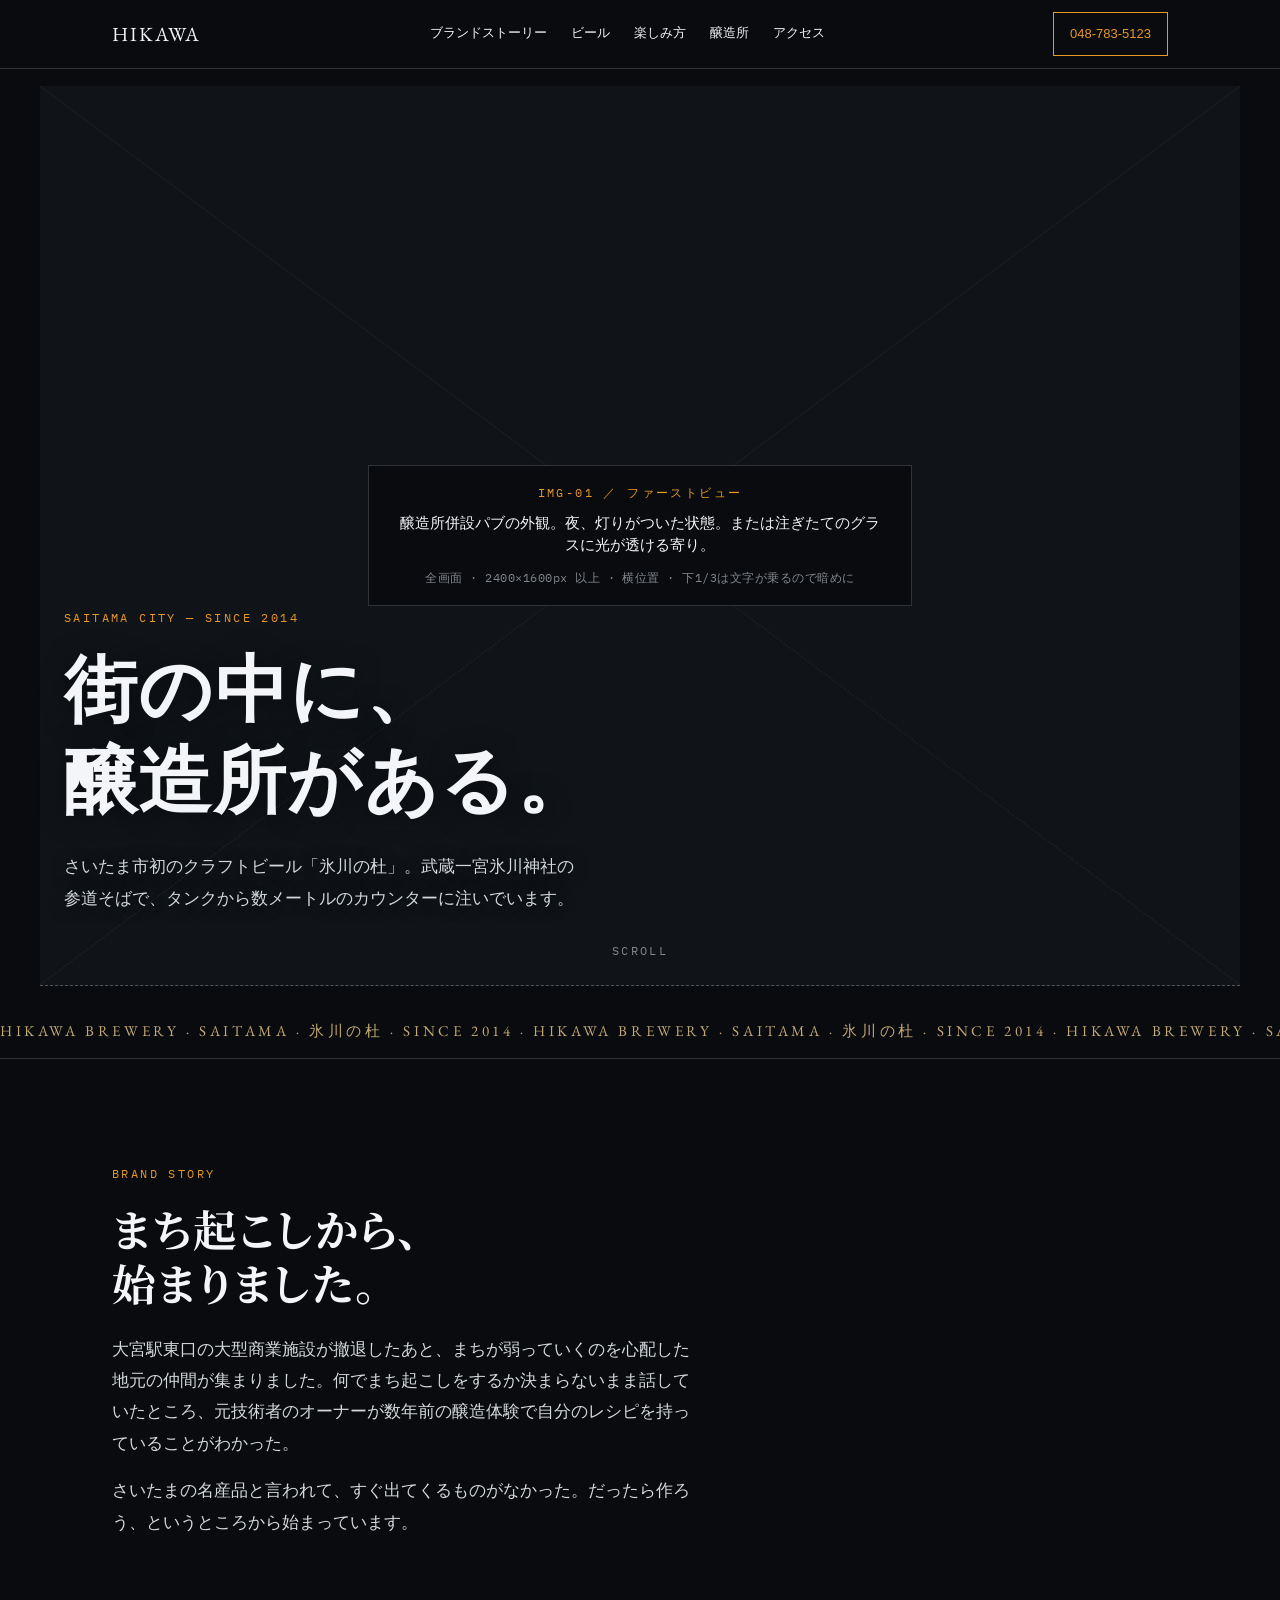
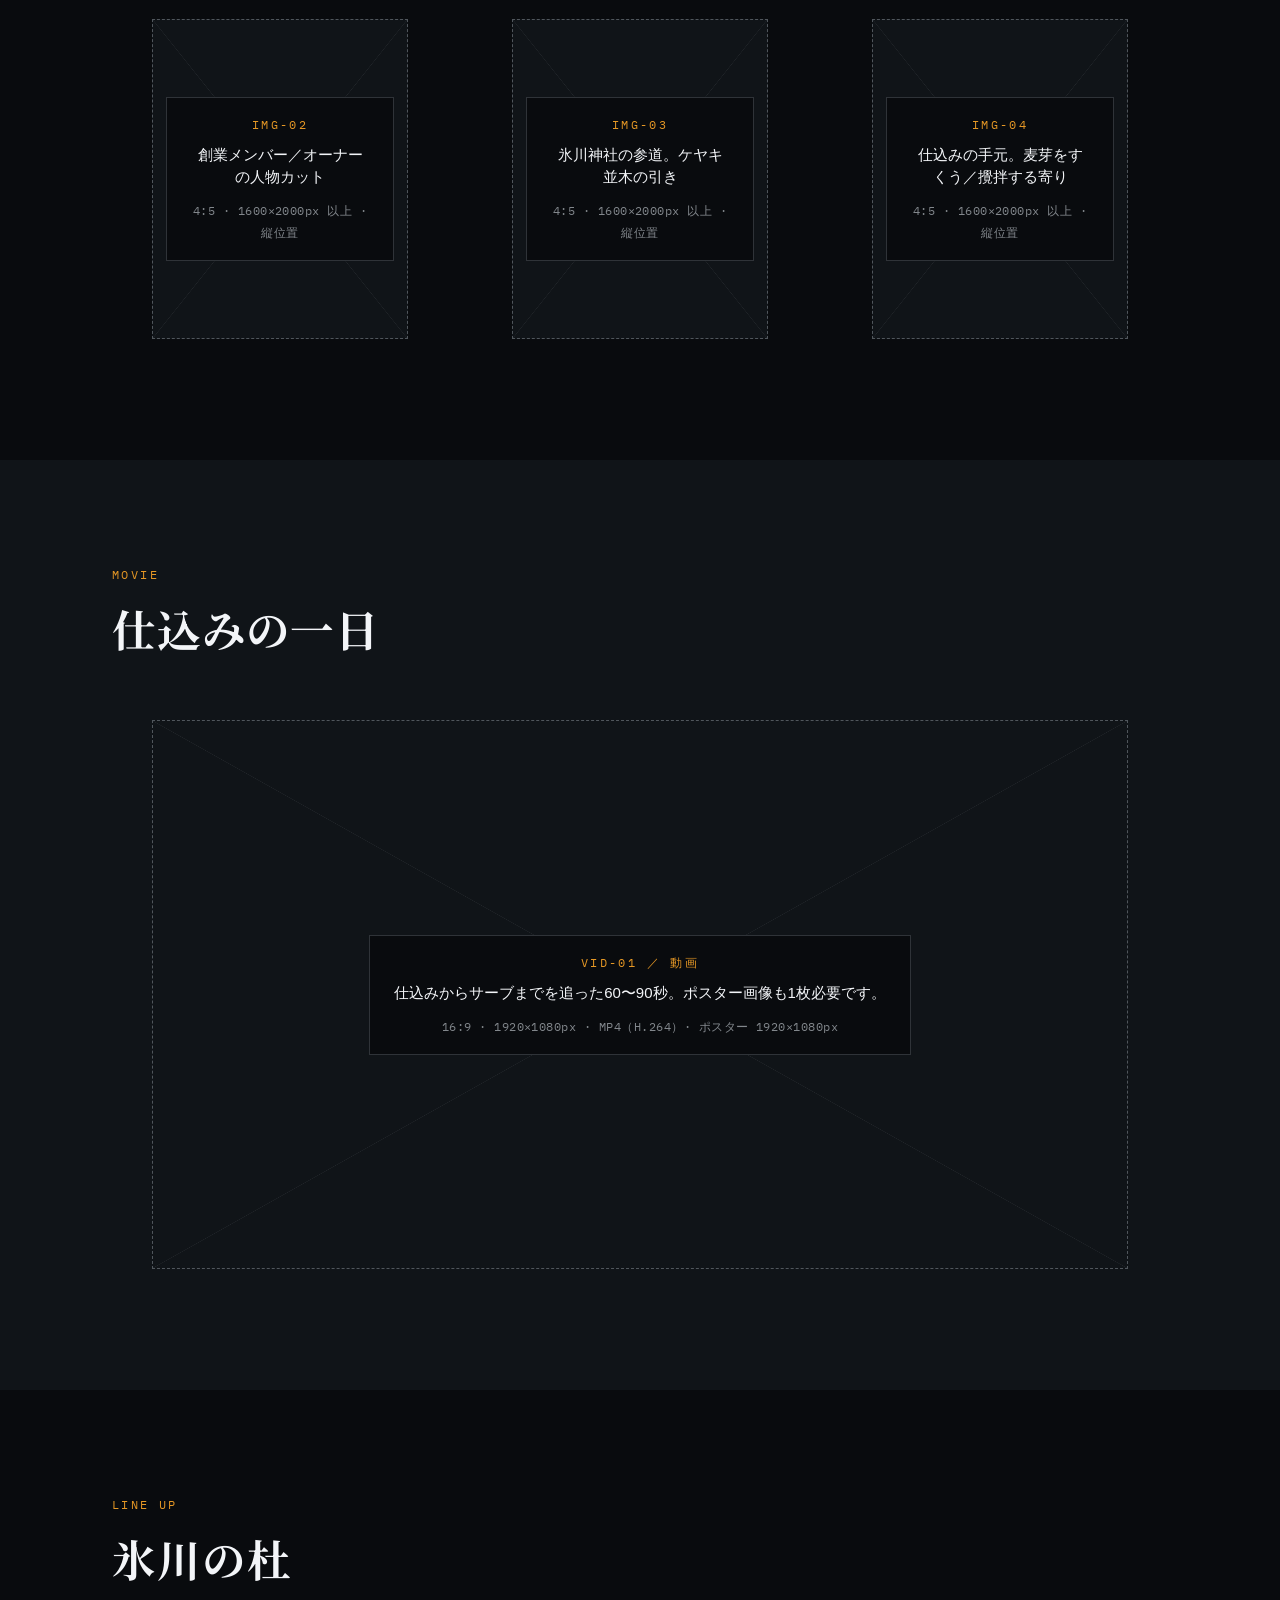
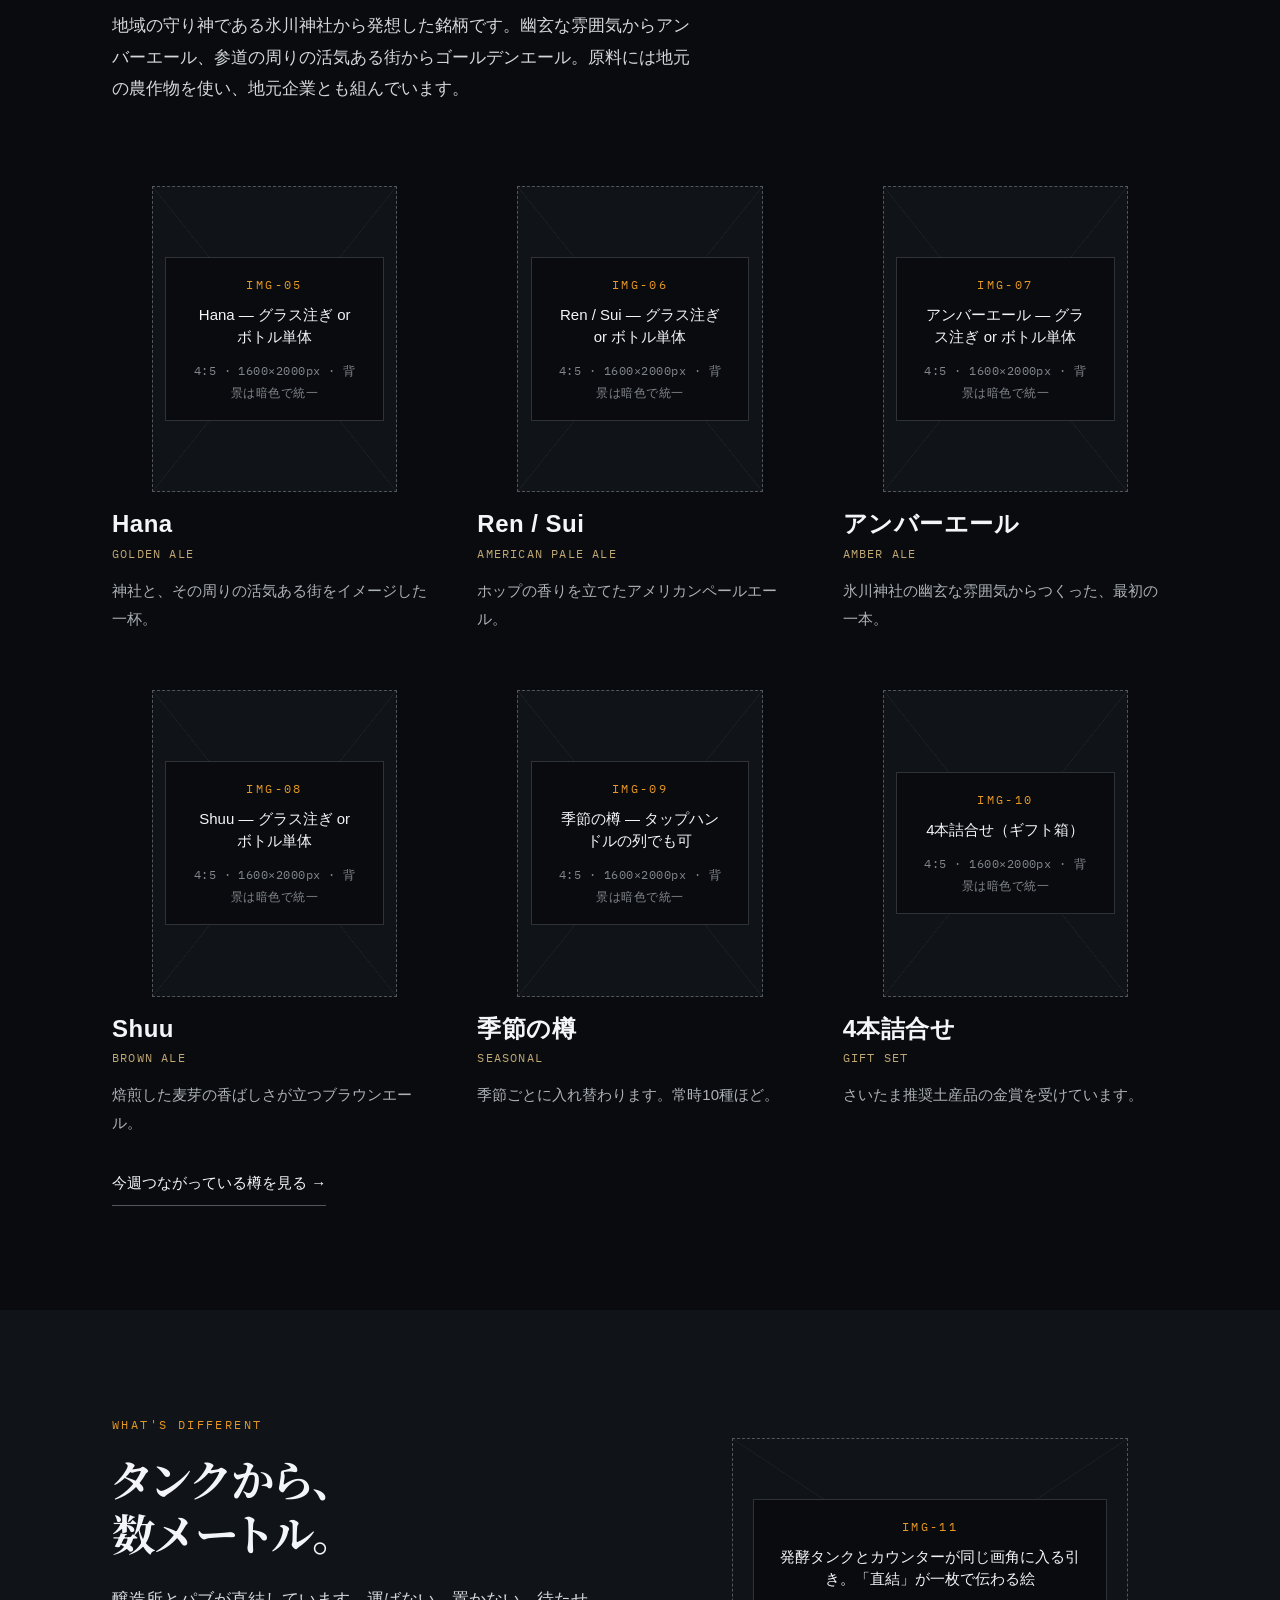
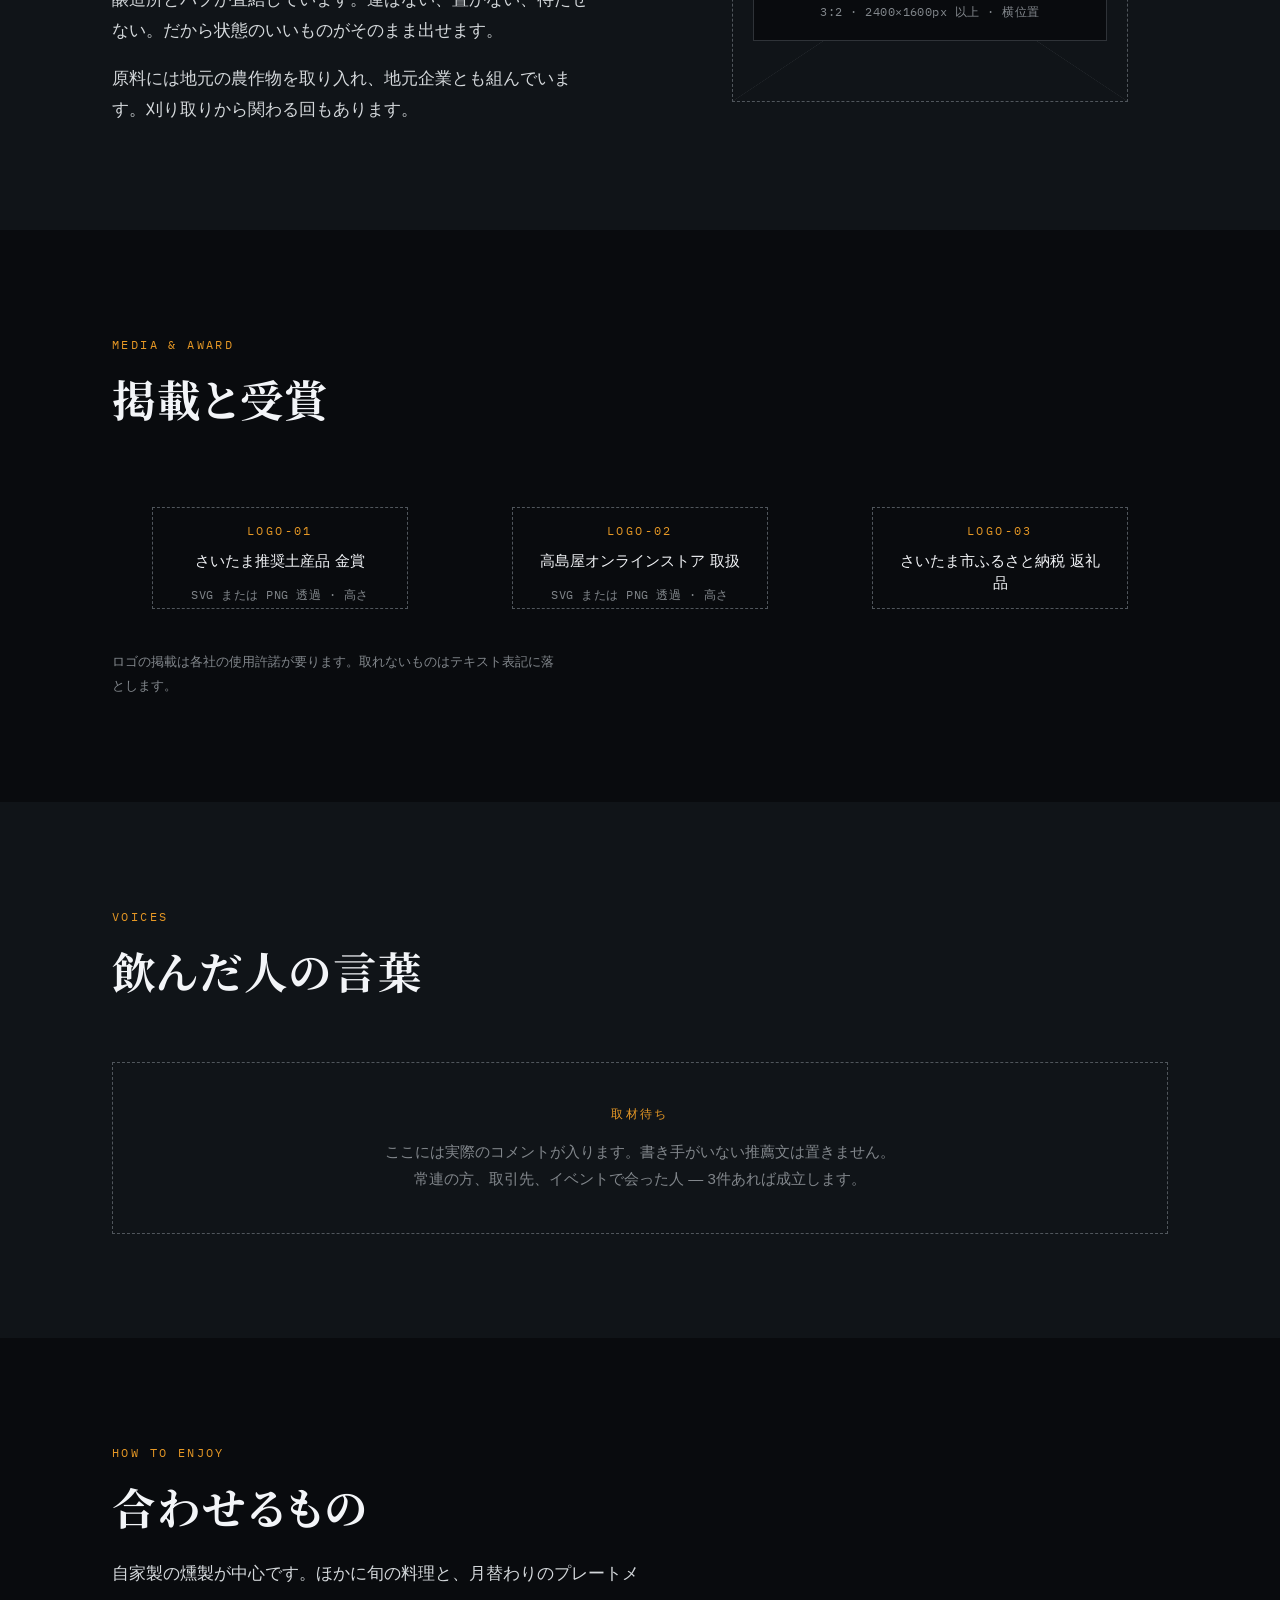
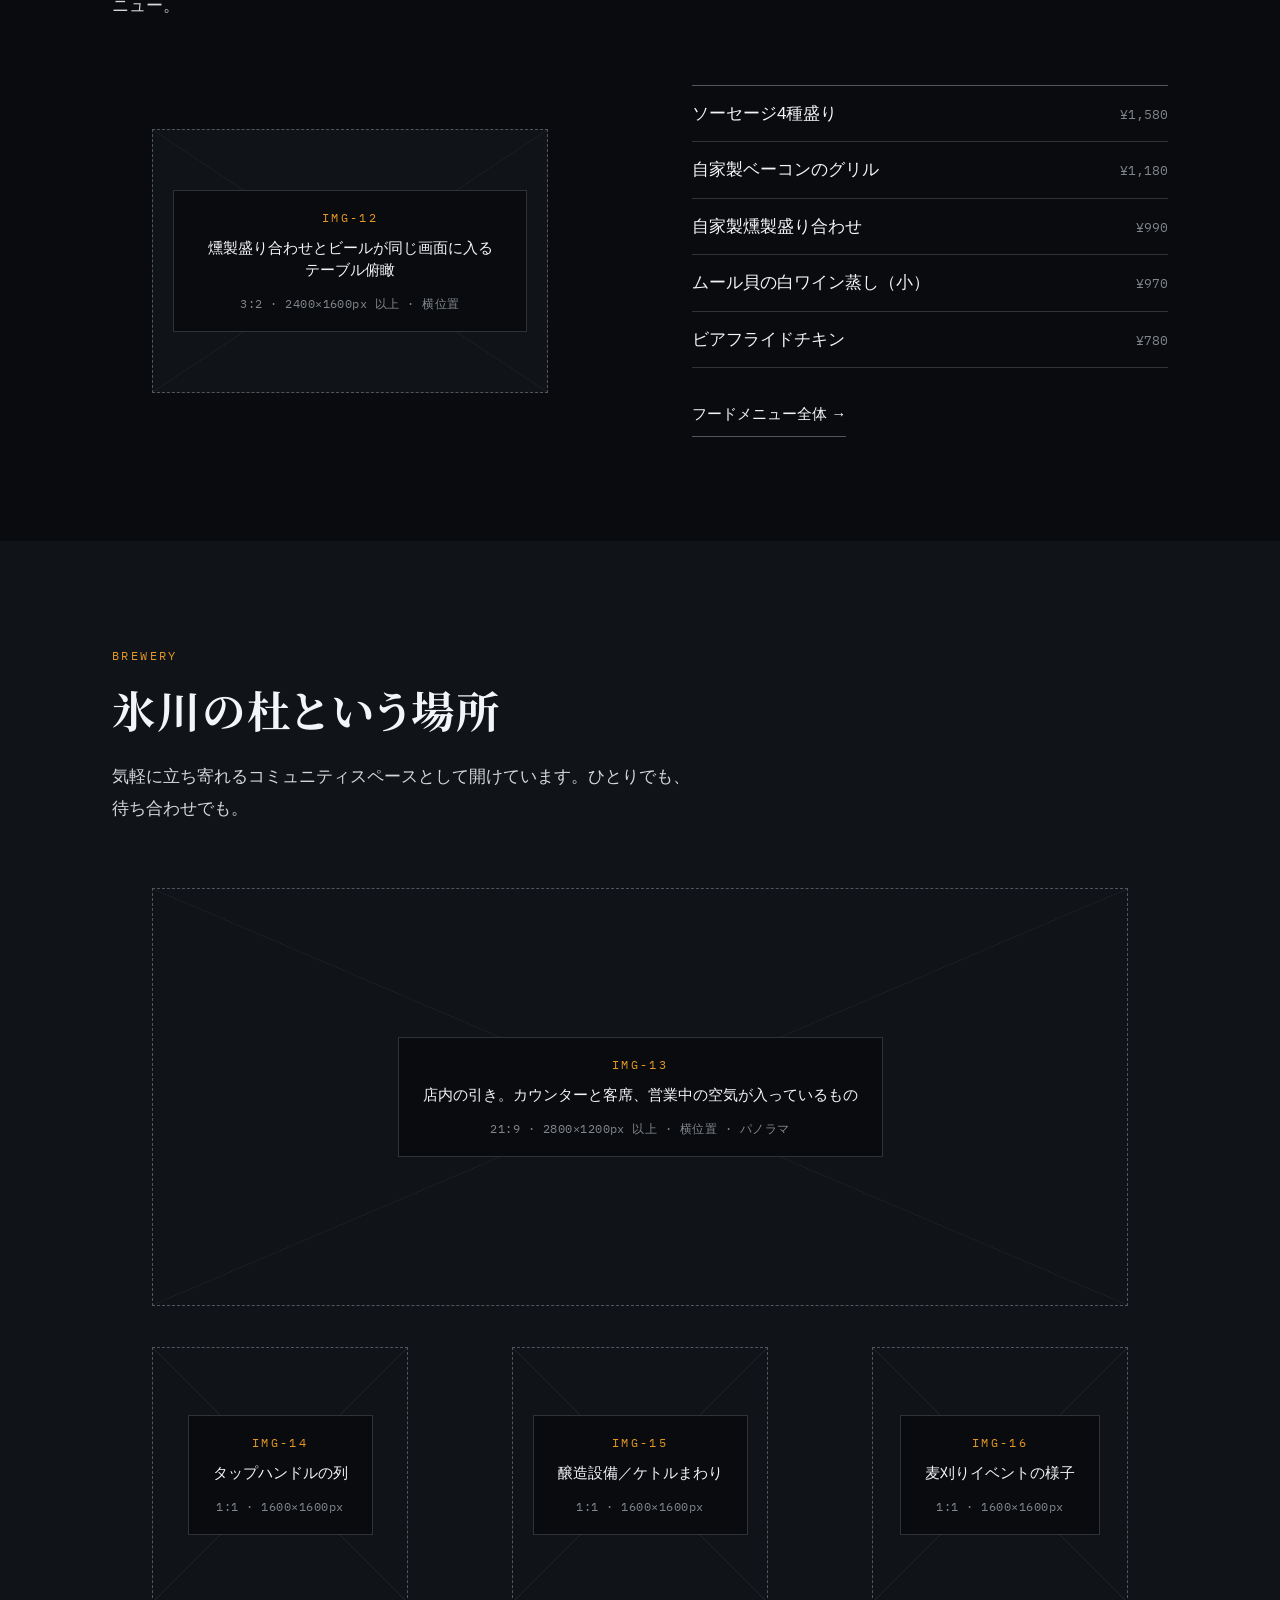
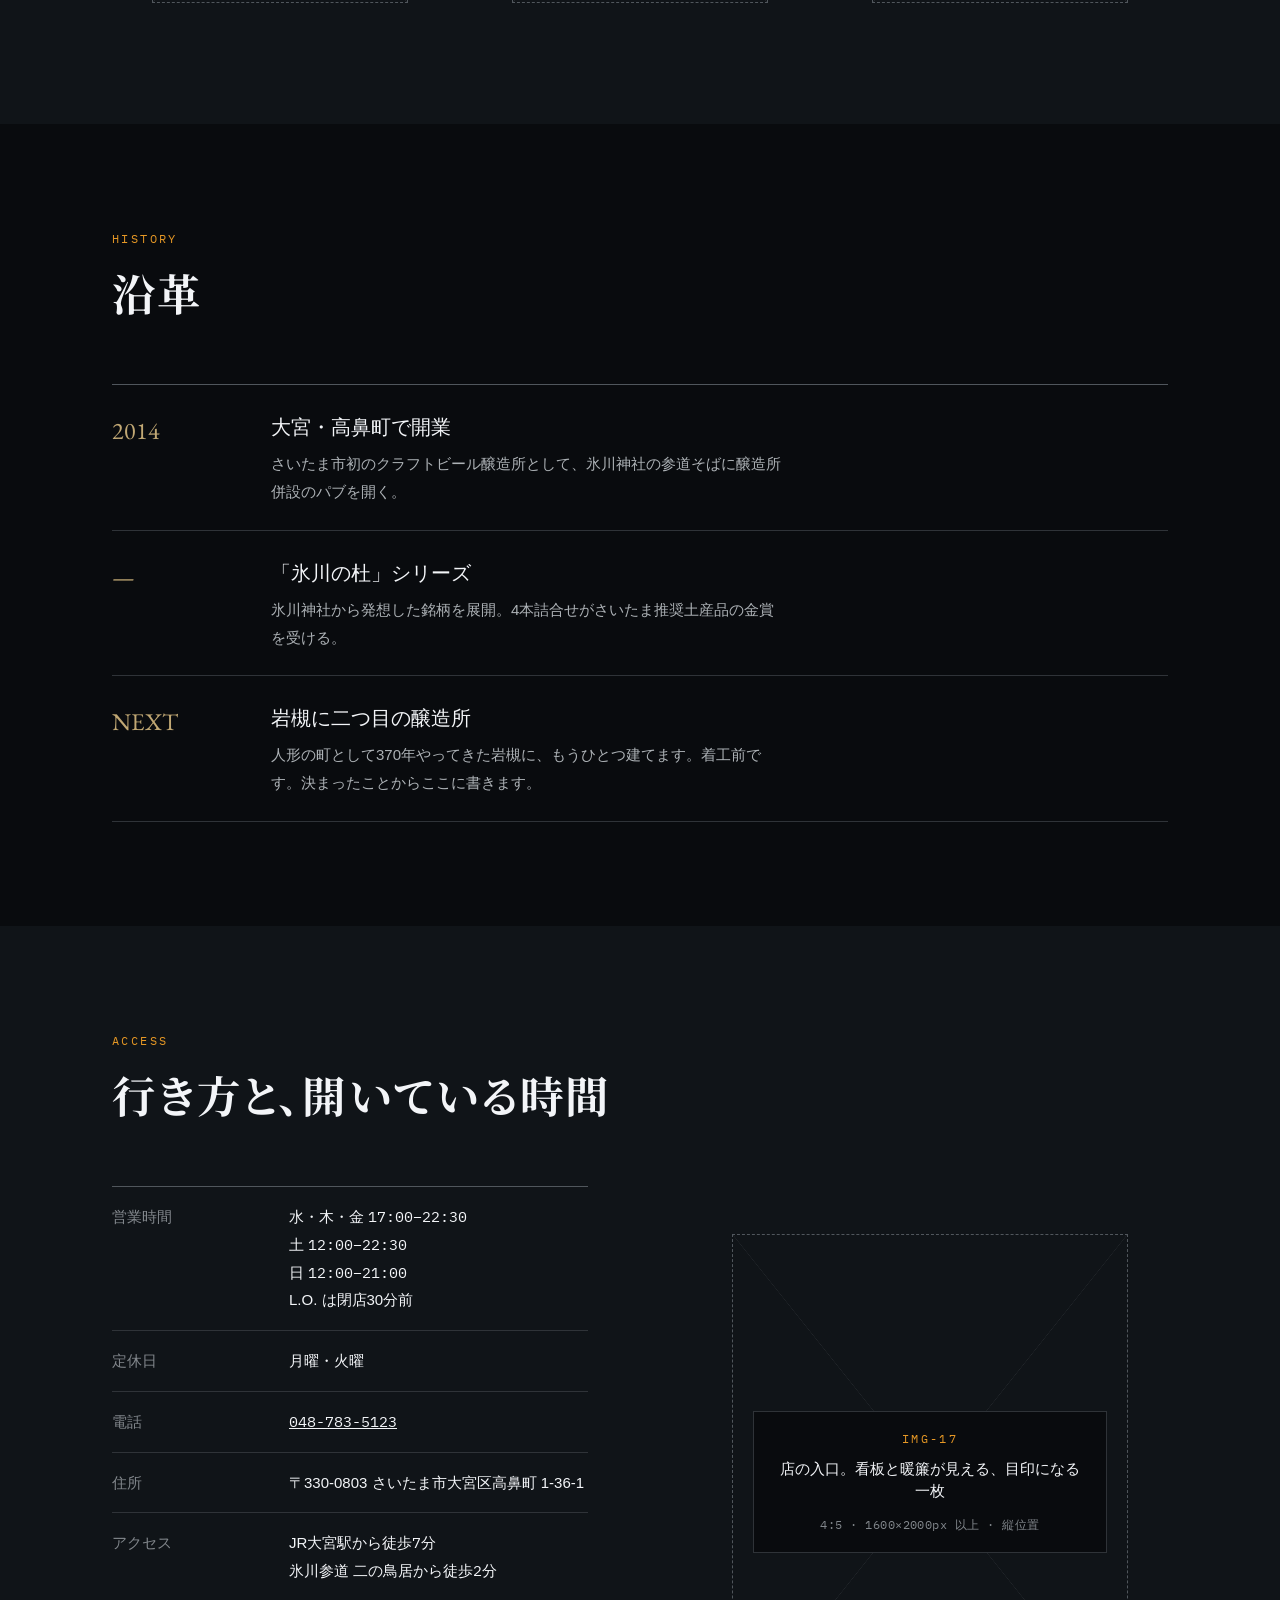
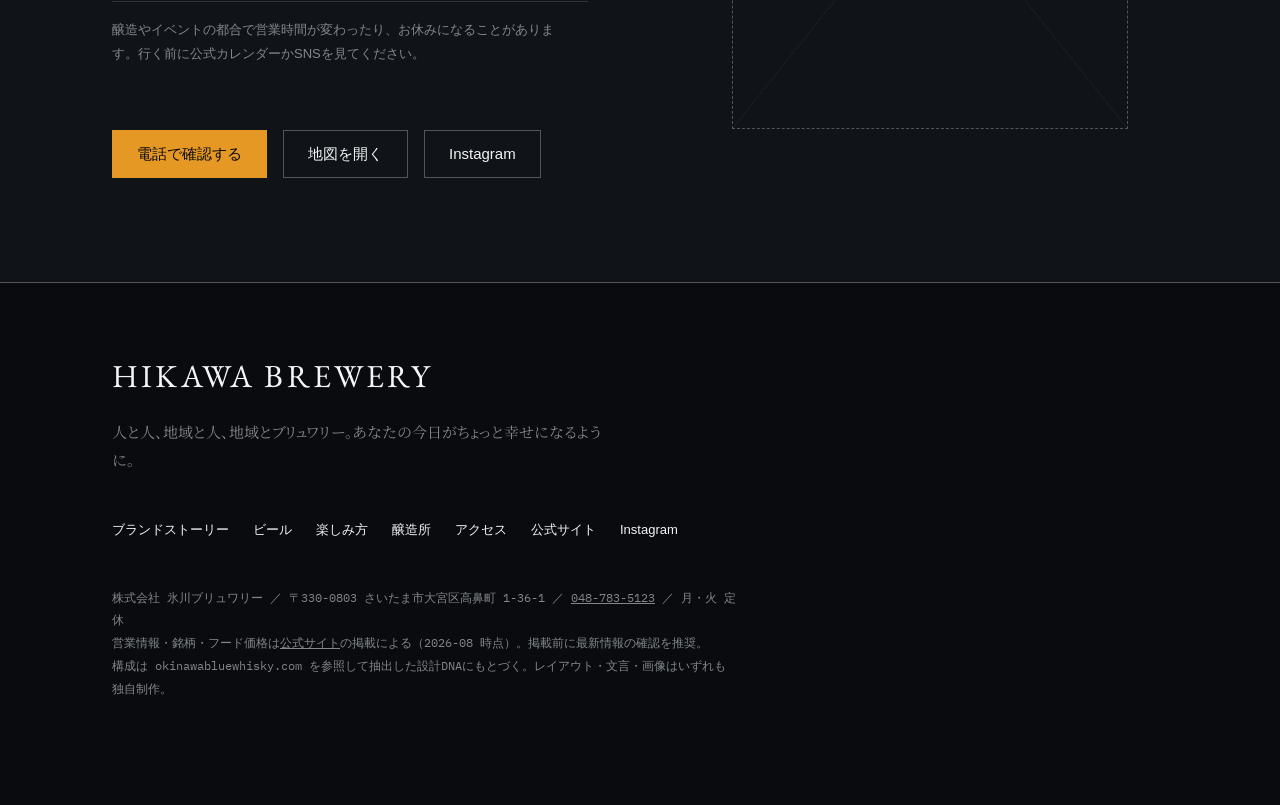
<file: brewery-photographic.html>
<!doctype html>
<html lang="ja" data-theme="studied">
<head>
<meta charset="utf-8">
<meta name="viewport" content="width=device-width, initial-scale=1">
<title>氷川ブリュワリー — 街の中に、醸造所がある。</title>
<meta name="description" content="さいたま市初のクラフトビール「氷川の杜」。武蔵一宮氷川神社の参道そば、醸造所直結のパブで常時10種ほど。">
<link rel="preconnect" href="https://fonts.googleapis.com">
<link rel="preconnect" href="https://fonts.gstatic.com" crossorigin>
<link href="https://fonts.googleapis.com/css2?family=EB+Garamond:ital,wght@0,400;0,500;1,400&family=Zen+Maru+Gothic:wght@400;500;700&family=Noto+Serif+JP:wght@400;600&family=IBM+Plex+Mono:wght@400;500&display=swap" rel="stylesheet">
<link rel="stylesheet" href="tokens.css">
<style>
/* Hallmark · macrostructure: Photographic · macrostructure_alt: Marquee Hero
 * H6 hero knobs: image area=full-bleed(fold), caption=lower-left, text overlaid
 * F6 lineup knobs: card ratio=4/5 portrait, density=3-up, micro-action=none
 * nav: N1 wordmark + anchor row (knobs: left/right split, text links, sticky=yes)
 * footer: Ft1 mast-headed (knobs: wordmark=2xl, tagline=serif, links=inline)
 * theme: studied-DNA (source: url) · source-url: https://okinawabluewhisky.com/
 *   observed-paper #101010 / #070C22 · observed-accent #0009C9 + gold #B99659
 *   observed-fonts adobe-caslon-pro + fot-tsukumin-pr6n + Noto Serif SC
 *   translated → paper oklch(15% 0.008 250) · accent oklch(74% 0.150 70) 琥珀 · gold oklch(74% 0.075 85)
 *   fonts → EB Garamond + Zen Maru Gothic + Noto Serif JP（無料フォントへ置換）
 *   rhythm: unknown (URL mode) · studied: yes
 * enrichment: 画像スロット（撮影前提のフレーム）
 * motion: fade-in-bottom · slide-loop · link-underline (3) — 参照元と同じ2種＋1
 * pre-emit critique: P5 H5 E5 S5 R4 V5
 */

*, *::before, *::after { box-sizing: border-box; }
html, body { margin: 0; overflow-x: clip; }
html {
  line-break: strict; word-break: normal; overflow-wrap: normal;
  -webkit-text-size-adjust: 100%; scroll-behavior: smooth; scroll-padding-top: 72px;
}
body {
  background: var(--color-paper); color: var(--color-ink);
  font-family: var(--font-body); font-size: var(--text-md); line-height: var(--lh-normal);
}
h1, h2, h3, h4 {
  font-family: var(--font-body); font-weight: 700;
  font-feature-settings: "palt" 1; line-height: var(--lh-tight);
  letter-spacing: var(--tracking-display); margin: 0;
}
.en { font-family: var(--font-display); font-weight: var(--display-weight); letter-spacing: 0.04em; }
.mincho { font-family: var(--font-serif); font-feature-settings: "palt" 1; }
p { margin: 0; }
ul, ol, dl, dd { margin: 0; padding: 0; list-style: none; }
a { color: inherit; }
img, video { max-width: 100%; height: auto; display: block; }

.wrap { max-width: var(--page-max); margin-inline: auto; padding-inline: var(--page-gutter); }
.bp { display: none; }
@media (min-width: 48rem) { .bp { display: inline; } }
.num { font-family: var(--font-label); font-variant-numeric: tabular-nums; }
:focus-visible { outline: 2px solid var(--color-focus); outline-offset: 3px; }

/* ══════════════════════════════════════════════════════
   画像スロット — ここに写真が入る、と見てわかるための部品
   ══════════════════════════════════════════════════════ */
.slot {
  position: relative; display: grid; place-items: center;
  background: var(--color-paper-2);
  border: 1px dashed var(--color-rule-2);
  overflow: hidden;
}
.slot__x { position: absolute; inset: 0; opacity: 0.55; }
.slot__x::before, .slot__x::after {
  content: ""; position: absolute; inset: 0;
}
.slot__x::before {
  background: linear-gradient(to bottom right,
    transparent calc(50% - 0.5px), var(--color-rule) 50%, transparent calc(50% + 0.5px));
}
.slot__x::after {
  background: linear-gradient(to bottom left,
    transparent calc(50% - 0.5px), var(--color-rule) 50%, transparent calc(50% + 0.5px));
}
.slot__info {
  position: relative; z-index: 1;
  background: var(--color-paper);
  border: 1px solid var(--color-rule);
  padding: var(--space-md) var(--space-lg);
  max-width: min(90%, 32em);
  text-align: center;
}
.slot__id {
  display: block; font-family: var(--font-label); font-size: var(--text-xs);
  letter-spacing: var(--tracking-label); color: var(--color-accent); margin-bottom: var(--space-xs);
}
.slot__subject { display: block; font-size: var(--text-base); line-height: var(--lh-snug); color: var(--color-ink); }
.slot__spec {
  display: block; margin-top: var(--space-sm);
  font-family: var(--font-label); font-size: var(--text-xs);
  color: var(--color-muted); letter-spacing: 0.04em;
}
/* 差し替え — <figure class="slot ..."> の中に <img>/<video> を置くだけで
   枠が写真に切り替わる。X もラベルも自動で消える。他は何も触らなくていい。 */
.slot > img, .slot > video {
  position: absolute; inset: 0; z-index: 2;
  width: 100%; height: 100%; object-fit: cover;
}
.slot:has(> img) , .slot:has(> video) { border-style: solid; border-color: var(--color-rule); }
.slot:has(> img) .slot__x,   .slot:has(> video) .slot__x   { display: none; }
.slot:has(> img) .slot__info, .slot:has(> video) .slot__info { display: none; }
.slot--logo > img { object-fit: contain; padding: var(--space-md); }

.slot--fold  { min-height: 100svh; border: 0; border-bottom: 1px dashed var(--color-rule-2); }
.slot--21x9  { aspect-ratio: 21 / 9; }
.slot--16x9  { aspect-ratio: 16 / 9; }
.slot--3x2   { aspect-ratio: 3 / 2; }
.slot--4x5   { aspect-ratio: 4 / 5; }
.slot--1x1   { aspect-ratio: 1 / 1; }
.slot--logo  { aspect-ratio: 5 / 2; background: var(--color-paper); }
.slot--logo .slot__info { border: 0; background: none; padding: var(--space-sm); }

/* ══════════════════════════════════════════════════════
   N1 · sticky nav
   ══════════════════════════════════════════════════════ */
.nav {
  position: sticky; top: 0; z-index: var(--z-nav);
  background: var(--color-paper);
  border-bottom: 1px solid var(--color-rule);
}
.nav__in {
  max-width: var(--page-max); margin-inline: auto; padding: var(--space-sm) var(--page-gutter);
  display: flex; align-items: center; justify-content: space-between; gap: var(--space-md);
  min-height: 56px;
}
.nav__mark { font-family: var(--font-display); font-size: var(--text-lg); letter-spacing: 0.1em; text-decoration: none; white-space: nowrap; }
.nav__links { display: none; gap: var(--space-lg); }
@media (min-width: 60rem) { .nav__links { display: flex; } }
.nav__links a {
  font-size: var(--text-sm); text-decoration: none; white-space: nowrap;
  padding-block: var(--space-xs);
  border-bottom: 1px solid transparent;
  transition: border-color var(--dur-short) var(--ease-out), color var(--dur-short) var(--ease-out);
}
.nav__links a:hover { border-bottom-color: var(--color-accent); color: var(--color-accent); }
.nav__cta {
  display: inline-flex; align-items: center; min-height: 44px; padding-inline: var(--space-md);
  border: 1px solid var(--color-accent); color: var(--color-accent);
  font-size: var(--text-sm); text-decoration: none; white-space: nowrap;
  transition: background-color var(--dur-short) var(--ease-out), color var(--dur-short) var(--ease-out);
}
.nav__cta:hover { background: var(--color-accent); color: var(--color-accent-ink); }

/* ══════════════════════════════════════════════════════
   H6 · photographic fold
   ══════════════════════════════════════════════════════ */
.fold { position: relative; }
.fold__over {
  position: absolute; inset: auto 0 0 0; z-index: 2;
  padding: var(--page-gutter);
  padding-bottom: clamp(var(--space-2xl), 8vh, var(--space-3xl));
}
.fold__inner { max-width: var(--page-max); margin-inline: auto; }
.fold__k {
  font-family: var(--font-label); font-size: var(--text-xs);
  letter-spacing: var(--tracking-label); color: var(--color-accent); display: block; margin-bottom: var(--space-md);
}
.fold__h { font-size: var(--text-display); text-shadow: 0 2px 24px var(--color-paper); }
.fold__p { margin-top: var(--space-lg); max-width: 30em; color: var(--color-ink-2); text-shadow: 0 1px 16px var(--color-paper); }
.fold__scroll {
  position: absolute; left: 50%; bottom: var(--space-lg); z-index: 2;
  transform: translateX(-50%);
  font-family: var(--font-label); font-size: var(--text-xs); letter-spacing: var(--tracking-label);
  color: var(--color-muted);
}

/* ══════════════════════════════════════════════════════
   slide-loop marquee
   ══════════════════════════════════════════════════════ */
.marq { overflow: hidden; border-bottom: 1px solid var(--color-rule); padding-block: var(--space-sm); }
.marq__t {
  display: inline-block; white-space: nowrap; will-change: transform;
  font-family: var(--font-display); font-size: var(--text-base);
  letter-spacing: 0.24em; color: var(--color-gold);
  animation: slide-loop 38s linear infinite;
}
@keyframes slide-loop { from { transform: translateX(0); } to { transform: translateX(-50%); } }

/* ══════════════════════════════════════════════════════
   sections
   ══════════════════════════════════════════════════════ */
.sec { padding-block: var(--section-gap); }
.sec--tint { background: var(--color-paper-2); }
.sec__k { display: block; font-family: var(--font-label); font-size: var(--text-xs); letter-spacing: var(--tracking-label); color: var(--color-accent); margin-bottom: var(--space-md); }
.sec__title { font-size: var(--text-display-s); }
.sec__lead { margin-top: var(--space-lg); max-width: var(--measure); color: var(--color-ink-2); }
.sec__lead p + p { margin-top: var(--space-md); }
.sec__head { margin-bottom: var(--space-2xl); }

.gridA { display: grid; grid-template-columns: minmax(0, 1fr); gap: var(--space-lg); }
@media (min-width: 48rem) { .gridA { grid-template-columns: repeat(3, minmax(0, 1fr)); } }
.gridB { display: grid; grid-template-columns: minmax(0, 1fr); gap: var(--space-2xl); align-items: center; }
@media (min-width: 56rem) { .gridB { grid-template-columns: minmax(0, 1fr) minmax(0, 1fr); gap: var(--space-3xl); } }

/* lineup */
.lineup { display: grid; grid-template-columns: minmax(0, 1fr); gap: var(--space-xl); }
@media (min-width: 34rem) { .lineup { grid-template-columns: repeat(2, minmax(0, 1fr)); } }
@media (min-width: 56rem) { .lineup { grid-template-columns: repeat(3, minmax(0, 1fr)); } }
.beer__n { margin-top: var(--space-md); font-size: var(--text-xl); }
.beer__r { margin-top: var(--space-2xs); font-family: var(--font-label); font-size: var(--text-xs); letter-spacing: 0.1em; color: var(--color-gold); }
.beer__d { margin-top: var(--space-sm); font-size: var(--text-base); color: var(--color-neutral); }

/* spec */
.spec { border-top: 1px solid var(--color-rule-2); }
.spec__row { display: grid; grid-template-columns: minmax(0, 1fr); gap: var(--space-2xs); padding-block: var(--space-md); border-bottom: 1px solid var(--color-rule); }
@media (min-width: 40rem) { .spec__row { grid-template-columns: 9em minmax(0, 1fr); gap: var(--space-lg); align-items: baseline; } }
.spec__k { color: var(--color-muted); font-size: var(--text-base); }
.spec__v { font-size: var(--text-base); }
.spec__v a { white-space: nowrap; }
.spec__foot { margin-top: var(--space-md); font-size: var(--text-sm); color: var(--color-muted); max-width: var(--measure); }

/* menu */
.menu { border-top: 1px solid var(--color-rule-2); }
.menu__row { display: flex; justify-content: space-between; align-items: baseline; gap: var(--space-md); padding-block: var(--space-sm); border-bottom: 1px solid var(--color-rule); }
.menu__p { font-family: var(--font-label); font-variant-numeric: tabular-nums; font-size: var(--text-sm); color: var(--color-muted); white-space: nowrap; }

/* timeline */
.tl { border-top: 1px solid var(--color-rule-2); }
.tl__row { display: grid; grid-template-columns: minmax(0, 1fr); gap: var(--space-2xs); padding-block: var(--space-lg); border-bottom: 1px solid var(--color-rule); }
@media (min-width: 40rem) { .tl__row { grid-template-columns: 7em minmax(0, 1fr); gap: var(--space-xl); } }
.tl__y { font-family: var(--font-display); font-size: var(--text-xl); color: var(--color-gold); }
.tl__h { font-size: var(--text-lg); margin-bottom: var(--space-2xs); }
.tl__p { font-size: var(--text-base); color: var(--color-neutral); max-width: var(--measure); }

/* pending block — 捏造しないための明示枠 */
.pending { border: 1px dashed var(--color-rule-2); padding: var(--space-xl); text-align: center; }
.pending__k { display: block; font-family: var(--font-label); font-size: var(--text-xs); letter-spacing: var(--tracking-label); color: var(--color-accent); margin-bottom: var(--space-sm); }
.pending__p { color: var(--color-muted); font-size: var(--text-base); }

/* link + cta */
.tlink { display: inline-block; margin-top: var(--space-lg); padding-block: var(--space-xs); font-size: var(--text-base); white-space: nowrap; text-decoration: none; border-bottom: 1px solid var(--color-rule-2); transition: border-color var(--dur-short) var(--ease-out), color var(--dur-short) var(--ease-out); }
.tlink:hover { border-bottom-color: var(--color-accent); color: var(--color-accent); }
.chips { display: flex; flex-wrap: wrap; gap: var(--space-md); margin-top: var(--space-2xl); }
.chip { display: inline-flex; align-items: center; min-height: 48px; padding-inline: var(--space-lg); border: 1px solid var(--color-rule-2); font-size: var(--text-base); text-decoration: none; white-space: nowrap; transition: border-color var(--dur-short) var(--ease-out), color var(--dur-short) var(--ease-out); }
.chip:hover { border-color: var(--color-accent); color: var(--color-accent); }
.chip--solid { background: var(--color-accent); color: var(--color-accent-ink); border-color: var(--color-accent); }
.chip--solid:hover { color: var(--color-accent-ink); }

/* footer */
.foot { border-top: 1px solid var(--color-rule-2); padding-block: var(--space-2xl) var(--space-3xl); }
.foot__mark { font-family: var(--font-display); font-size: var(--text-2xl); letter-spacing: 0.1em; }
.foot__tag { margin-top: var(--space-sm); color: var(--color-muted); max-width: var(--measure); font-size: var(--text-base); }
.foot__nav { margin-top: var(--space-xl); display: flex; flex-wrap: wrap; gap: var(--space-sm) var(--space-lg); font-size: var(--text-sm); }
.foot__nav a { white-space: nowrap; text-decoration: none; border-bottom: 1px solid transparent; padding-block: var(--space-2xs); }
.foot__nav a:hover { border-bottom-color: var(--color-accent); }
.foot__meta { margin-top: var(--space-xl); font-family: var(--font-label); font-size: var(--text-xs); line-height: 1.9; color: var(--color-muted); max-width: 52em; }
.foot__meta a { white-space: nowrap; }

/* ══════════════════════════════════════════════════════
   fade-in-bottom（参照元と同じ型：translateY(50px) + opacity）
   ══════════════════════════════════════════════════════ */
[data-r] { opacity: 0; transform: translateY(50px); transition: opacity var(--dur-long) var(--ease-out), transform var(--dur-long) var(--ease-out); }
[data-r].is-in { opacity: 1; transform: none; }

@media (prefers-reduced-motion: reduce) {
  html { scroll-behavior: auto; }
  *, *::before, *::after { animation-duration: 1ms !important; animation-iteration-count: 1 !important; transition-duration: 150ms !important; }
  .marq__t { animation: none; }
  [data-r] { opacity: 1; transform: none; }
}
</style>
</head>
<body>

<nav class="nav" aria-label="メイン">
  <div class="nav__in">
    <a class="nav__mark" href="#top">HIKAWA</a>
    <div class="nav__links">
      <a href="#story">ブランドストーリー</a>
      <a href="#lineup">ビール</a>
      <a href="#howto">楽しみ方</a>
      <a href="#about">醸造所</a>
      <a href="#access">アクセス</a>
    </div>
    <a class="nav__cta" href="tel:0487835123">048-783-5123</a>
  </div>
</nav>

<main id="top">

  <!-- ═══ H6 · photographic fold ═══ -->
  <section class="fold">
    <figure class="slot slot--fold">
      <span class="slot__x" aria-hidden="true"></span>
      <figcaption class="slot__info">
        <span class="slot__id">IMG-01 ／ ファーストビュー</span>
        <span class="slot__subject">醸造所併設パブの外観。夜、灯りがついた状態。または注ぎたてのグラスに光が透ける寄り。</span>
        <span class="slot__spec">全画面 · 2400×1600px 以上 · 横位置 · 下1/3は文字が乗るので暗めに</span>
      </figcaption>
    </figure>

    <div class="fold__over">
      <div class="fold__inner">
        <span class="fold__k">SAITAMA CITY — SINCE 2014</span>
        <h1 class="fold__h">街の中に、<br class="bp">醸造所がある。</h1>
        <p class="fold__p">さいたま市初のクラフトビール「氷川の杜」。武蔵一宮氷川神社の参道そばで、タンクから数メートルのカウンターに注いでいます。</p>
      </div>
    </div>
    <span class="fold__scroll" aria-hidden="true">SCROLL</span>
  </section>

  <!-- ═══ slide-loop ═══ -->
  <div class="marq" aria-hidden="true">
    <span class="marq__t">HIKAWA BREWERY · SAITAMA · 氷川の杜 · SINCE 2014 · HIKAWA BREWERY · SAITAMA · 氷川の杜 · SINCE 2014 · HIKAWA BREWERY · SAITAMA · 氷川の杜 · SINCE 2014 · </span>
  </div>

  <!-- ═══ STORY ═══ -->
  <section class="sec wrap" id="story">
    <div class="sec__head" data-r>
      <span class="sec__k">BRAND STORY</span>
      <h2 class="sec__title mincho">まち起こしから、<br class="bp">始まりました。</h2>
      <div class="sec__lead">
        <p>大宮駅東口の大型商業施設が撤退したあと、まちが弱っていくのを心配した地元の仲間が集まりました。何でまち起こしをするか決まらないまま話していたところ、元技術者のオーナーが数年前の醸造体験で自分のレシピを持っていることがわかった。</p>
        <p>さいたまの名産品と言われて、すぐ出てくるものがなかった。だったら作ろう、というところから始まっています。</p>
      </div>
    </div>

    <div class="gridA">
      <figure class="slot slot--4x5" data-r>
        <span class="slot__x" aria-hidden="true"></span>
        <figcaption class="slot__info">
          <span class="slot__id">IMG-02</span>
          <span class="slot__subject">創業メンバー／オーナーの人物カット</span>
          <span class="slot__spec">4:5 · 1600×2000px 以上 · 縦位置</span>
        </figcaption>
      </figure>
      <figure class="slot slot--4x5" data-r>
        <span class="slot__x" aria-hidden="true"></span>
        <figcaption class="slot__info">
          <span class="slot__id">IMG-03</span>
          <span class="slot__subject">氷川神社の参道。ケヤキ並木の引き</span>
          <span class="slot__spec">4:5 · 1600×2000px 以上 · 縦位置</span>
        </figcaption>
      </figure>
      <figure class="slot slot--4x5" data-r>
        <span class="slot__x" aria-hidden="true"></span>
        <figcaption class="slot__info">
          <span class="slot__id">IMG-04</span>
          <span class="slot__subject">仕込みの手元。麦芽をすくう／攪拌する寄り</span>
          <span class="slot__spec">4:5 · 1600×2000px 以上 · 縦位置</span>
        </figcaption>
      </figure>
    </div>
  </section>

  <!-- ═══ VIDEO ═══ -->
  <section class="sec sec--tint">
    <div class="wrap">
      <div class="sec__head" data-r>
        <span class="sec__k">MOVIE</span>
        <h2 class="sec__title mincho">仕込みの一日</h2>
      </div>
      <figure class="slot slot--16x9" data-r>
        <span class="slot__x" aria-hidden="true"></span>
        <figcaption class="slot__info">
          <span class="slot__id">VID-01 ／ 動画</span>
          <span class="slot__subject">仕込みからサーブまでを追った60〜90秒。ポスター画像も1枚必要です。</span>
          <span class="slot__spec">16:9 · 1920×1080px · MP4（H.264）· ポスター 1920×1080px</span>
        </figcaption>
      </figure>
    </div>
  </section>

  <!-- ═══ LINEUP ═══ -->
  <section class="sec wrap" id="lineup">
    <div class="sec__head" data-r>
      <span class="sec__k">LINE UP</span>
      <h2 class="sec__title mincho">氷川の杜</h2>
      <div class="sec__lead">
        <p>地域の守り神である氷川神社から発想した銘柄です。幽玄な雰囲気からアンバーエール、参道の周りの活気ある街からゴールデンエール。原料には地元の農作物を使い、地元企業とも組んでいます。</p>
      </div>
    </div>

    <div class="lineup">
      <article data-r>
        <figure class="slot slot--4x5">
          <span class="slot__x" aria-hidden="true"></span>
          <figcaption class="slot__info">
            <span class="slot__id">IMG-05</span>
            <span class="slot__subject">Hana — グラス注ぎ or ボトル単体</span>
            <span class="slot__spec">4:5 · 1600×2000px · 背景は暗色で統一</span>
          </figcaption>
        </figure>
        <h3 class="beer__n">Hana</h3>
        <p class="beer__r">GOLDEN ALE</p>
        <p class="beer__d">神社と、その周りの活気ある街をイメージした一杯。</p>
      </article>

      <article data-r>
        <figure class="slot slot--4x5">
          <span class="slot__x" aria-hidden="true"></span>
          <figcaption class="slot__info">
            <span class="slot__id">IMG-06</span>
            <span class="slot__subject">Ren / Sui — グラス注ぎ or ボトル単体</span>
            <span class="slot__spec">4:5 · 1600×2000px · 背景は暗色で統一</span>
          </figcaption>
        </figure>
        <h3 class="beer__n">Ren / Sui</h3>
        <p class="beer__r">AMERICAN PALE ALE</p>
        <p class="beer__d">ホップの香りを立てたアメリカンペールエール。</p>
      </article>

      <article data-r>
        <figure class="slot slot--4x5">
          <span class="slot__x" aria-hidden="true"></span>
          <figcaption class="slot__info">
            <span class="slot__id">IMG-07</span>
            <span class="slot__subject">アンバーエール — グラス注ぎ or ボトル単体</span>
            <span class="slot__spec">4:5 · 1600×2000px · 背景は暗色で統一</span>
          </figcaption>
        </figure>
        <h3 class="beer__n">アンバーエール</h3>
        <p class="beer__r">AMBER ALE</p>
        <p class="beer__d">氷川神社の幽玄な雰囲気からつくった、最初の一本。</p>
      </article>

      <article data-r>
        <figure class="slot slot--4x5">
          <span class="slot__x" aria-hidden="true"></span>
          <figcaption class="slot__info">
            <span class="slot__id">IMG-08</span>
            <span class="slot__subject">Shuu — グラス注ぎ or ボトル単体</span>
            <span class="slot__spec">4:5 · 1600×2000px · 背景は暗色で統一</span>
          </figcaption>
        </figure>
        <h3 class="beer__n">Shuu</h3>
        <p class="beer__r">BROWN ALE</p>
        <p class="beer__d">焙煎した麦芽の香ばしさが立つブラウンエール。</p>
      </article>

      <article data-r>
        <figure class="slot slot--4x5">
          <span class="slot__x" aria-hidden="true"></span>
          <figcaption class="slot__info">
            <span class="slot__id">IMG-09</span>
            <span class="slot__subject">季節の樽 — タップハンドルの列でも可</span>
            <span class="slot__spec">4:5 · 1600×2000px · 背景は暗色で統一</span>
          </figcaption>
        </figure>
        <h3 class="beer__n">季節の樽</h3>
        <p class="beer__r">SEASONAL</p>
        <p class="beer__d">季節ごとに入れ替わります。常時10種ほど。</p>
      </article>

      <article data-r>
        <figure class="slot slot--4x5">
          <span class="slot__x" aria-hidden="true"></span>
          <figcaption class="slot__info">
            <span class="slot__id">IMG-10</span>
            <span class="slot__subject">4本詰合せ（ギフト箱）</span>
            <span class="slot__spec">4:5 · 1600×2000px · 背景は暗色で統一</span>
          </figcaption>
        </figure>
        <h3 class="beer__n">4本詰合せ</h3>
        <p class="beer__r">GIFT SET</p>
        <p class="beer__d">さいたま推奨土産品の金賞を受けています。</p>
      </article>
    </div>

    <a class="tlink" href="https://hikawa-brewery.com/craft-beer-menu" rel="noopener">今週つながっている樽を見る →</a>
  </section>

  <!-- ═══ 他との違い ═══ -->
  <section class="sec sec--tint">
    <div class="wrap gridB">
      <div data-r>
        <span class="sec__k">WHAT'S DIFFERENT</span>
        <h2 class="sec__title mincho">タンクから、<br class="bp">数メートル。</h2>
        <div class="sec__lead">
          <p>醸造所とパブが直結しています。運ばない、置かない、待たせない。だから状態のいいものがそのまま出せます。</p>
          <p>原料には地元の農作物を取り入れ、地元企業とも組んでいます。刈り取りから関わる回もあります。</p>
        </div>
      </div>
      <figure class="slot slot--3x2" data-r>
        <span class="slot__x" aria-hidden="true"></span>
        <figcaption class="slot__info">
          <span class="slot__id">IMG-11</span>
          <span class="slot__subject">発酵タンクとカウンターが同じ画角に入る引き。「直結」が一枚で伝わる絵</span>
          <span class="slot__spec">3:2 · 2400×1600px 以上 · 横位置</span>
        </figcaption>
      </figure>
    </div>
  </section>

  <!-- ═══ メディア・受賞 ═══ -->
  <section class="sec wrap">
    <div class="sec__head" data-r>
      <span class="sec__k">MEDIA &amp; AWARD</span>
      <h2 class="sec__title mincho">掲載と受賞</h2>
    </div>
    <div class="gridA" data-r>
      <figure class="slot slot--logo">
        <figcaption class="slot__info">
          <span class="slot__id">LOGO-01</span>
          <span class="slot__subject">さいたま推奨土産品 金賞</span>
          <span class="slot__spec">SVG または PNG 透過 · 高さ 80px 相当</span>
        </figcaption>
      </figure>
      <figure class="slot slot--logo">
        <figcaption class="slot__info">
          <span class="slot__id">LOGO-02</span>
          <span class="slot__subject">高島屋オンラインストア 取扱</span>
          <span class="slot__spec">SVG または PNG 透過 · 高さ 80px 相当</span>
        </figcaption>
      </figure>
      <figure class="slot slot--logo">
        <figcaption class="slot__info">
          <span class="slot__id">LOGO-03</span>
          <span class="slot__subject">さいたま市ふるさと納税 返礼品</span>
          <span class="slot__spec">SVG または PNG 透過 · 高さ 80px 相当</span>
        </figcaption>
      </figure>
    </div>
    <p class="spec__foot" style="margin-top: var(--space-lg);">ロゴの掲載は各社の使用許諾が要ります。取れないものはテキスト表記に落とします。</p>
  </section>

  <!-- ═══ 推薦の声 ═══ -->
  <section class="sec sec--tint">
    <div class="wrap">
      <div class="sec__head" data-r>
        <span class="sec__k">VOICES</span>
        <h2 class="sec__title mincho">飲んだ人の言葉</h2>
      </div>
      <div class="pending" data-r>
        <span class="pending__k">取材待ち</span>
        <p class="pending__p">ここには実際のコメントが入ります。書き手がいない推薦文は置きません。<br>常連の方、取引先、イベントで会った人 — 3件あれば成立します。</p>
      </div>
    </div>
  </section>

  <!-- ═══ 楽しみ方 ═══ -->
  <section class="sec wrap" id="howto">
    <div class="sec__head" data-r>
      <span class="sec__k">HOW TO ENJOY</span>
      <h2 class="sec__title mincho">合わせるもの</h2>
      <div class="sec__lead"><p>自家製の燻製が中心です。ほかに旬の料理と、月替わりのプレートメニュー。</p></div>
    </div>

    <div class="gridB">
      <figure class="slot slot--3x2" data-r>
        <span class="slot__x" aria-hidden="true"></span>
        <figcaption class="slot__info">
          <span class="slot__id">IMG-12</span>
          <span class="slot__subject">燻製盛り合わせとビールが同じ画面に入るテーブル俯瞰</span>
          <span class="slot__spec">3:2 · 2400×1600px 以上 · 横位置</span>
        </figcaption>
      </figure>
      <div data-r>
        <div class="menu">
          <div class="menu__row"><span>ソーセージ4種盛り</span><span class="menu__p">¥1,580</span></div>
          <div class="menu__row"><span>自家製ベーコンのグリル</span><span class="menu__p">¥1,180</span></div>
          <div class="menu__row"><span>自家製燻製盛り合わせ</span><span class="menu__p">¥990</span></div>
          <div class="menu__row"><span>ムール貝の白ワイン蒸し（小）</span><span class="menu__p">¥970</span></div>
          <div class="menu__row"><span>ビアフライドチキン</span><span class="menu__p">¥780</span></div>
        </div>
        <a class="tlink" href="https://hikawa-brewery.com/food-menu" rel="noopener">フードメニュー全体 →</a>
      </div>
    </div>
  </section>

  <!-- ═══ 醸造所 ═══ -->
  <section class="sec sec--tint" id="about">
    <div class="wrap">
      <div class="sec__head" data-r>
        <span class="sec__k">BREWERY</span>
        <h2 class="sec__title mincho">氷川の杜という場所</h2>
        <div class="sec__lead"><p>気軽に立ち寄れるコミュニティスペースとして開けています。ひとりでも、待ち合わせでも。</p></div>
      </div>

      <figure class="slot slot--21x9" data-r style="margin-bottom: var(--space-lg);">
        <span class="slot__x" aria-hidden="true"></span>
        <figcaption class="slot__info">
          <span class="slot__id">IMG-13</span>
          <span class="slot__subject">店内の引き。カウンターと客席、営業中の空気が入っているもの</span>
          <span class="slot__spec">21:9 · 2800×1200px 以上 · 横位置 · パノラマ</span>
        </figcaption>
      </figure>

      <div class="gridA">
        <figure class="slot slot--1x1" data-r>
          <span class="slot__x" aria-hidden="true"></span>
          <figcaption class="slot__info"><span class="slot__id">IMG-14</span><span class="slot__subject">タップハンドルの列</span><span class="slot__spec">1:1 · 1600×1600px</span></figcaption>
        </figure>
        <figure class="slot slot--1x1" data-r>
          <span class="slot__x" aria-hidden="true"></span>
          <figcaption class="slot__info"><span class="slot__id">IMG-15</span><span class="slot__subject">醸造設備／ケトルまわり</span><span class="slot__spec">1:1 · 1600×1600px</span></figcaption>
        </figure>
        <figure class="slot slot--1x1" data-r>
          <span class="slot__x" aria-hidden="true"></span>
          <figcaption class="slot__info"><span class="slot__id">IMG-16</span><span class="slot__subject">麦刈りイベントの様子</span><span class="slot__spec">1:1 · 1600×1600px</span></figcaption>
        </figure>
      </div>
    </div>
  </section>

  <!-- ═══ 沿革 ═══ -->
  <section class="sec wrap">
    <div class="sec__head" data-r>
      <span class="sec__k">HISTORY</span>
      <h2 class="sec__title mincho">沿革</h2>
    </div>
    <dl class="tl" data-r>
      <div class="tl__row">
        <dt class="tl__y">2014</dt>
        <dd><p class="tl__h">大宮・高鼻町で開業</p><p class="tl__p">さいたま市初のクラフトビール醸造所として、氷川神社の参道そばに醸造所併設のパブを開く。</p></dd>
      </div>
      <div class="tl__row">
        <dt class="tl__y">—</dt>
        <dd><p class="tl__h">「氷川の杜」シリーズ</p><p class="tl__p">氷川神社から発想した銘柄を展開。4本詰合せがさいたま推奨土産品の金賞を受ける。</p></dd>
      </div>
      <div class="tl__row">
        <dt class="tl__y">NEXT</dt>
        <dd><p class="tl__h">岩槻に二つ目の醸造所</p><p class="tl__p">人形の町として370年やってきた岩槻に、もうひとつ建てます。着工前です。決まったことからここに書きます。</p></dd>
      </div>
    </dl>
  </section>

  <!-- ═══ ACCESS ═══ -->
  <section class="sec sec--tint" id="access">
    <div class="wrap">
      <div class="sec__head" data-r>
        <span class="sec__k">ACCESS</span>
        <h2 class="sec__title mincho">行き方と、開いている時間</h2>
      </div>

      <div class="gridB">
        <div data-r>
          <dl class="spec">
            <div class="spec__row"><dt class="spec__k">営業時間</dt><dd class="spec__v">水・木・金 <span class="num">17:00–22:30</span><br>土 <span class="num">12:00–22:30</span><br>日 <span class="num">12:00–21:00</span><br>L.O. は閉店30分前</dd></div>
            <div class="spec__row"><dt class="spec__k">定休日</dt><dd class="spec__v">月曜・火曜</dd></div>
            <div class="spec__row"><dt class="spec__k">電話</dt><dd class="spec__v"><a href="tel:0487835123" class="num">048-783-5123</a></dd></div>
            <div class="spec__row"><dt class="spec__k">住所</dt><dd class="spec__v">〒330-0803 さいたま市大宮区高鼻町 1-36-1</dd></div>
            <div class="spec__row"><dt class="spec__k">アクセス</dt><dd class="spec__v">JR大宮駅から徒歩<span class="num">7</span>分<br>氷川参道 二の鳥居から徒歩<span class="num">2</span>分</dd></div>
          </dl>
          <p class="spec__foot">醸造やイベントの都合で営業時間が変わったり、お休みになることがあります。行く前に公式カレンダーかSNSを見てください。</p>

          <div class="chips">
            <a class="chip chip--solid" href="tel:0487835123">電話で確認する</a>
            <a class="chip" href="https://maps.google.com/?q=埼玉県さいたま市大宮区高鼻町1-36-1" rel="noopener">地図を開く</a>
            <a class="chip" href="https://www.instagram.com/hikawabrewery/" rel="noopener">Instagram</a>
          </div>
        </div>

        <figure class="slot slot--4x5" data-r>
          <span class="slot__x" aria-hidden="true"></span>
          <figcaption class="slot__info">
            <span class="slot__id">IMG-17</span>
            <span class="slot__subject">店の入口。看板と暖簾が見える、目印になる一枚</span>
            <span class="slot__spec">4:5 · 1600×2000px 以上 · 縦位置</span>
          </figcaption>
        </figure>
      </div>
    </div>
  </section>

</main>

<footer class="foot">
  <div class="wrap">
    <p class="foot__mark">HIKAWA BREWERY</p>
    <p class="foot__tag mincho">人と人、地域と人、地域とブリュワリー。あなたの今日がちょっと幸せになるように。</p>
    <nav class="foot__nav" aria-label="フッター">
      <a href="#story">ブランドストーリー</a>
      <a href="#lineup">ビール</a>
      <a href="#howto">楽しみ方</a>
      <a href="#about">醸造所</a>
      <a href="#access">アクセス</a>
      <a href="https://hikawa-brewery.com/" rel="noopener">公式サイト</a>
      <a href="https://www.instagram.com/hikawabrewery/" rel="noopener">Instagram</a>
    </nav>
    <p class="foot__meta">
      株式会社 氷川ブリュワリー ／ 〒330-0803 さいたま市大宮区高鼻町 1-36-1 ／
      <a href="tel:0487835123">048-783-5123</a> ／ 月・火 定休<br>
      営業情報・銘柄・フード価格は<a href="https://hikawa-brewery.com/" rel="noopener">公式サイト</a>の掲載による（2026-08 時点）。掲載前に最新情報の確認を推奨。<br>
      構成は okinawabluewhisky.com を参照して抽出した設計DNAにもとづく。レイアウト・文言・画像はいずれも独自制作。
    </p>
  </div>
</footer>

<script>
(function () {
  var reduce = window.matchMedia('(prefers-reduced-motion: reduce)').matches;
  var t = document.querySelectorAll('[data-r]');
  if (reduce || !('IntersectionObserver' in window)) {
    t.forEach(function (el) { el.classList.add('is-in'); });
    return;
  }
  var io = new IntersectionObserver(function (es) {
    es.forEach(function (e) { if (e.isIntersecting) { e.target.classList.add('is-in'); io.unobserve(e.target); } });
  }, { threshold: 0.12, rootMargin: '0px 0px -6% 0px' });
  t.forEach(function (el) { io.observe(el); });
})();
</script>

</body>
</html>
</file>
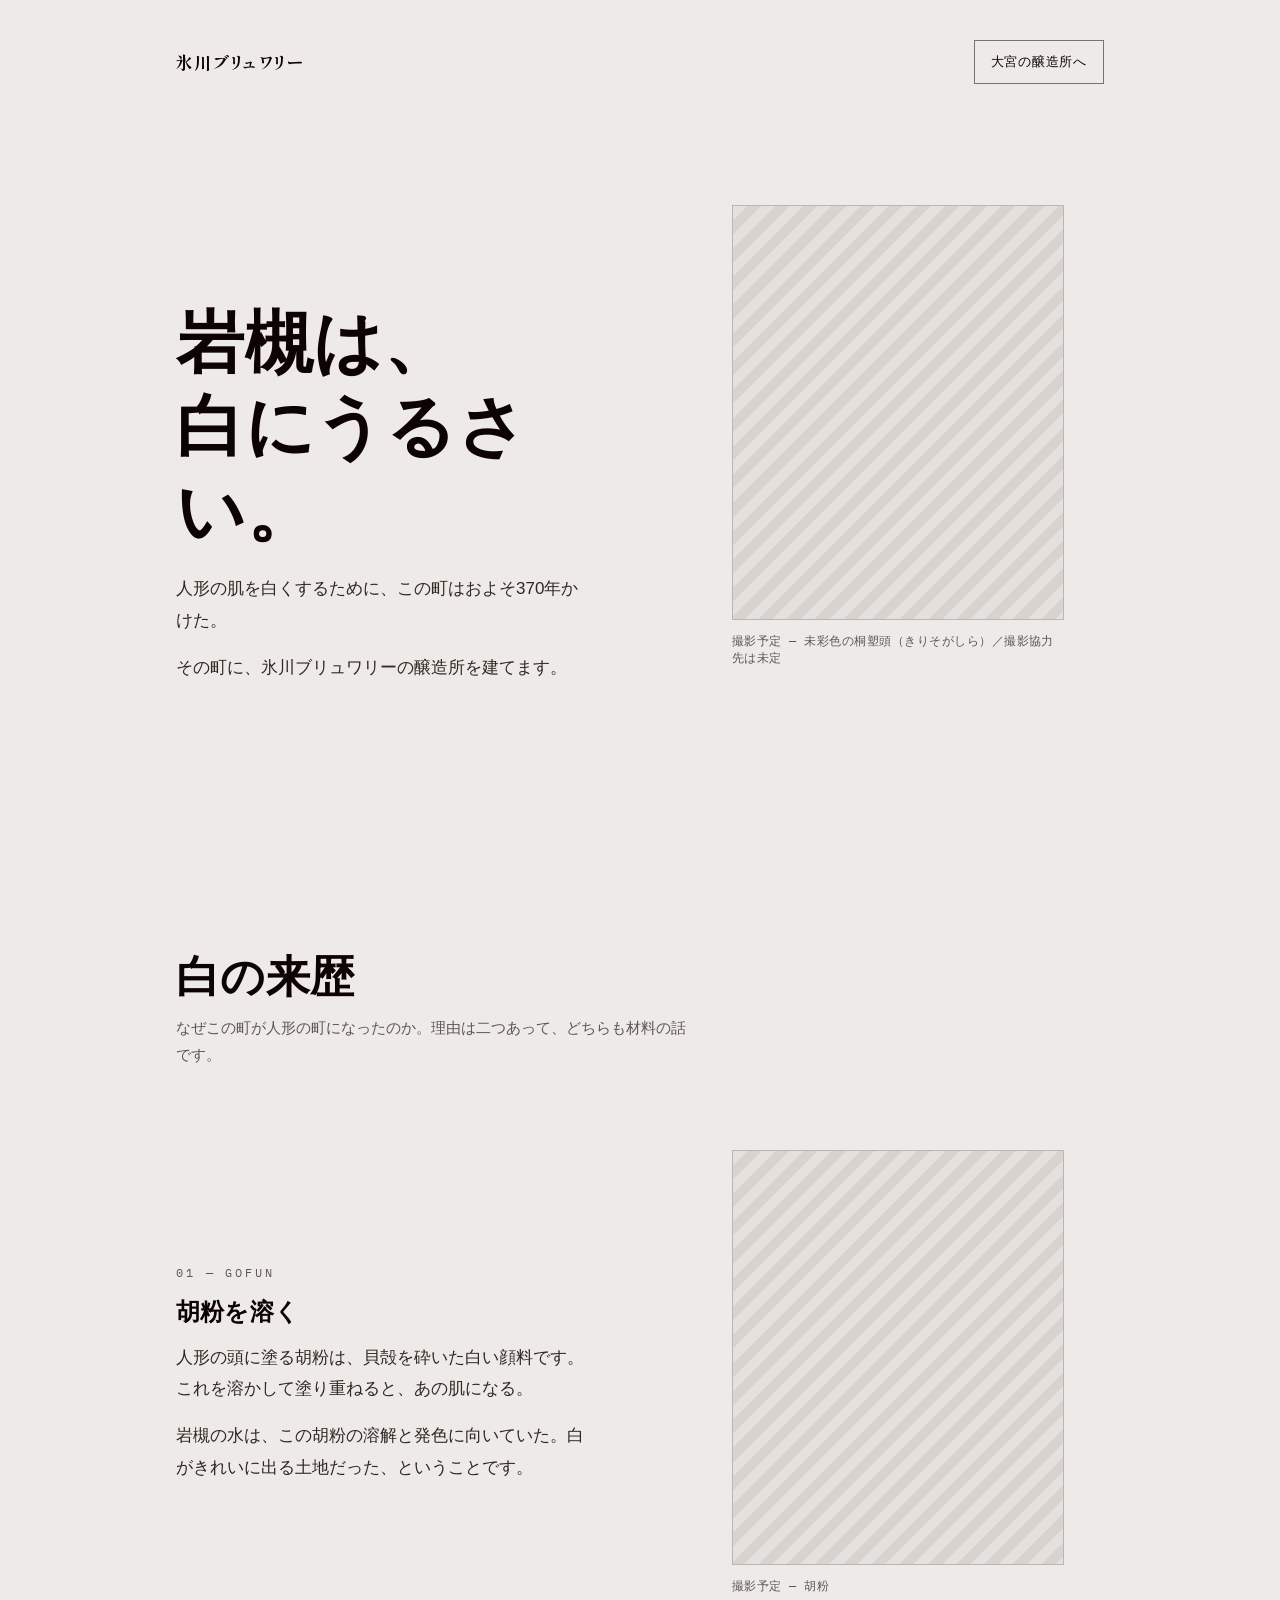
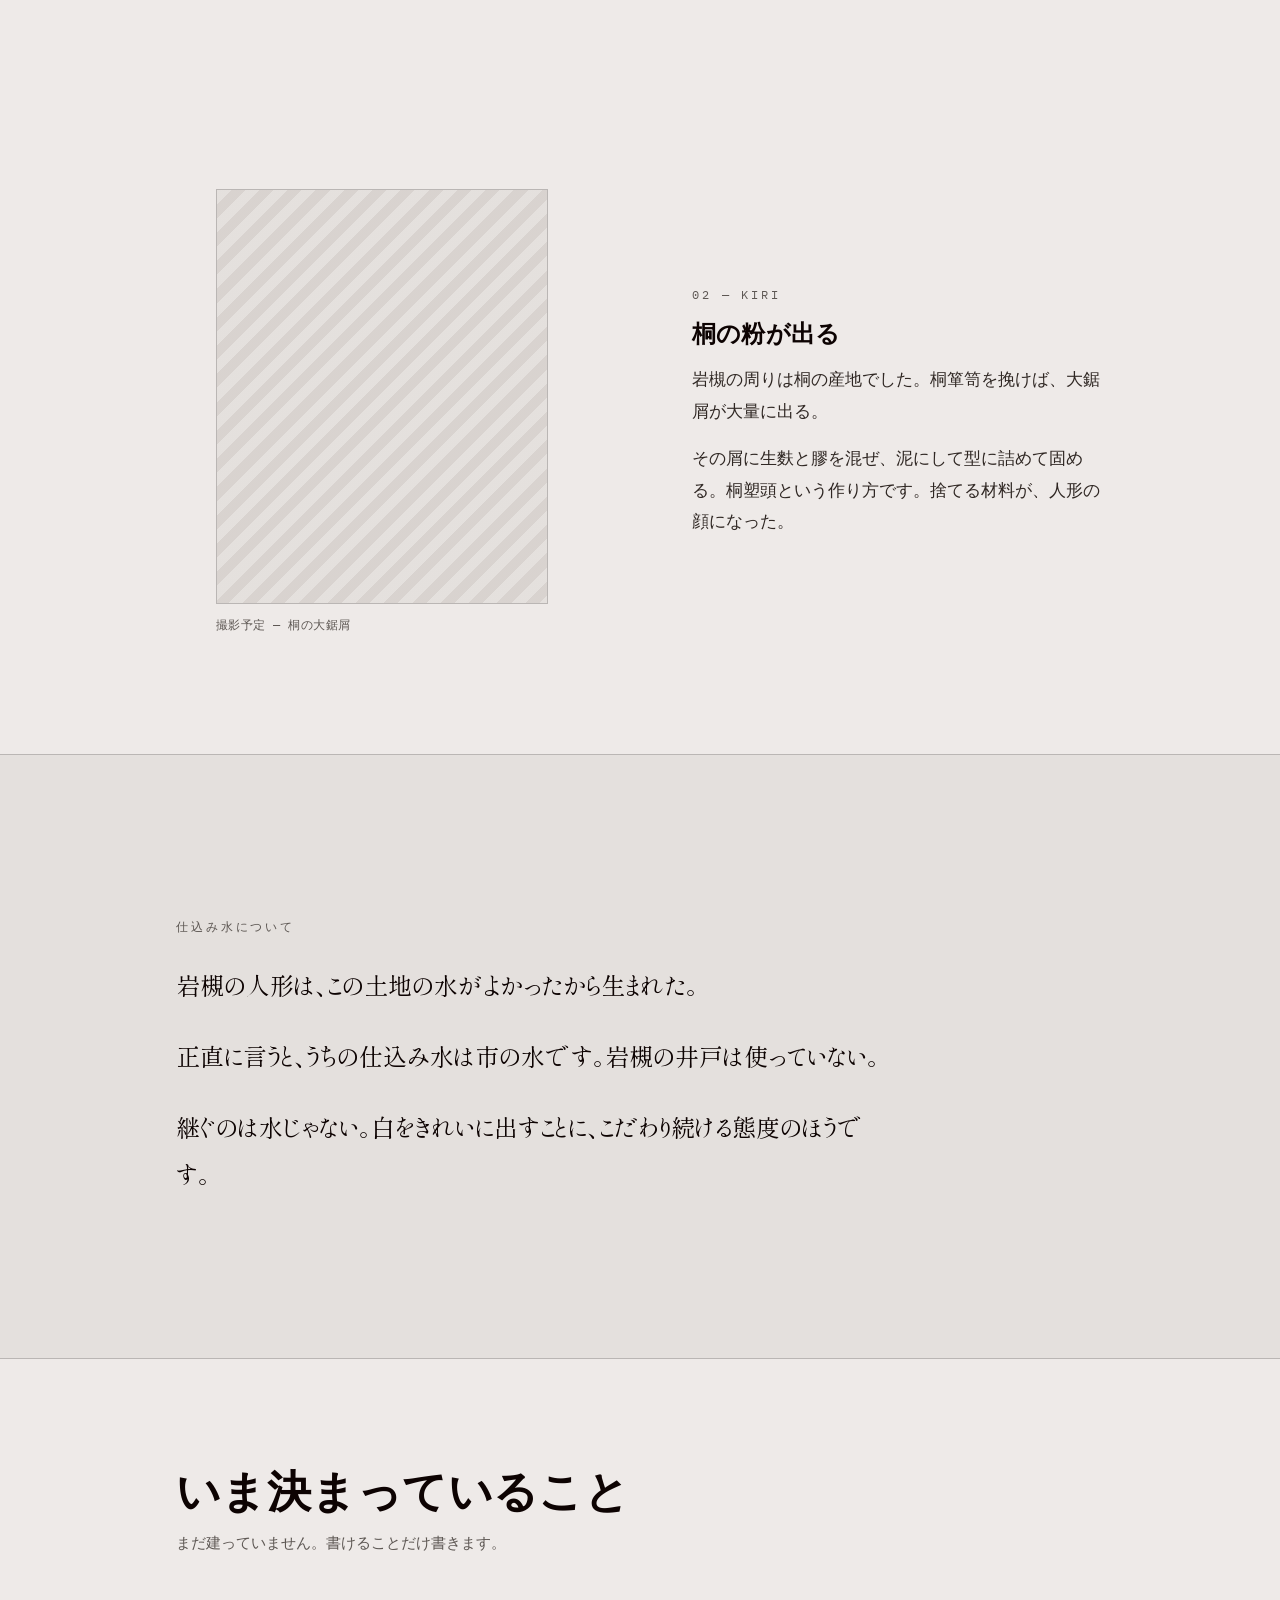
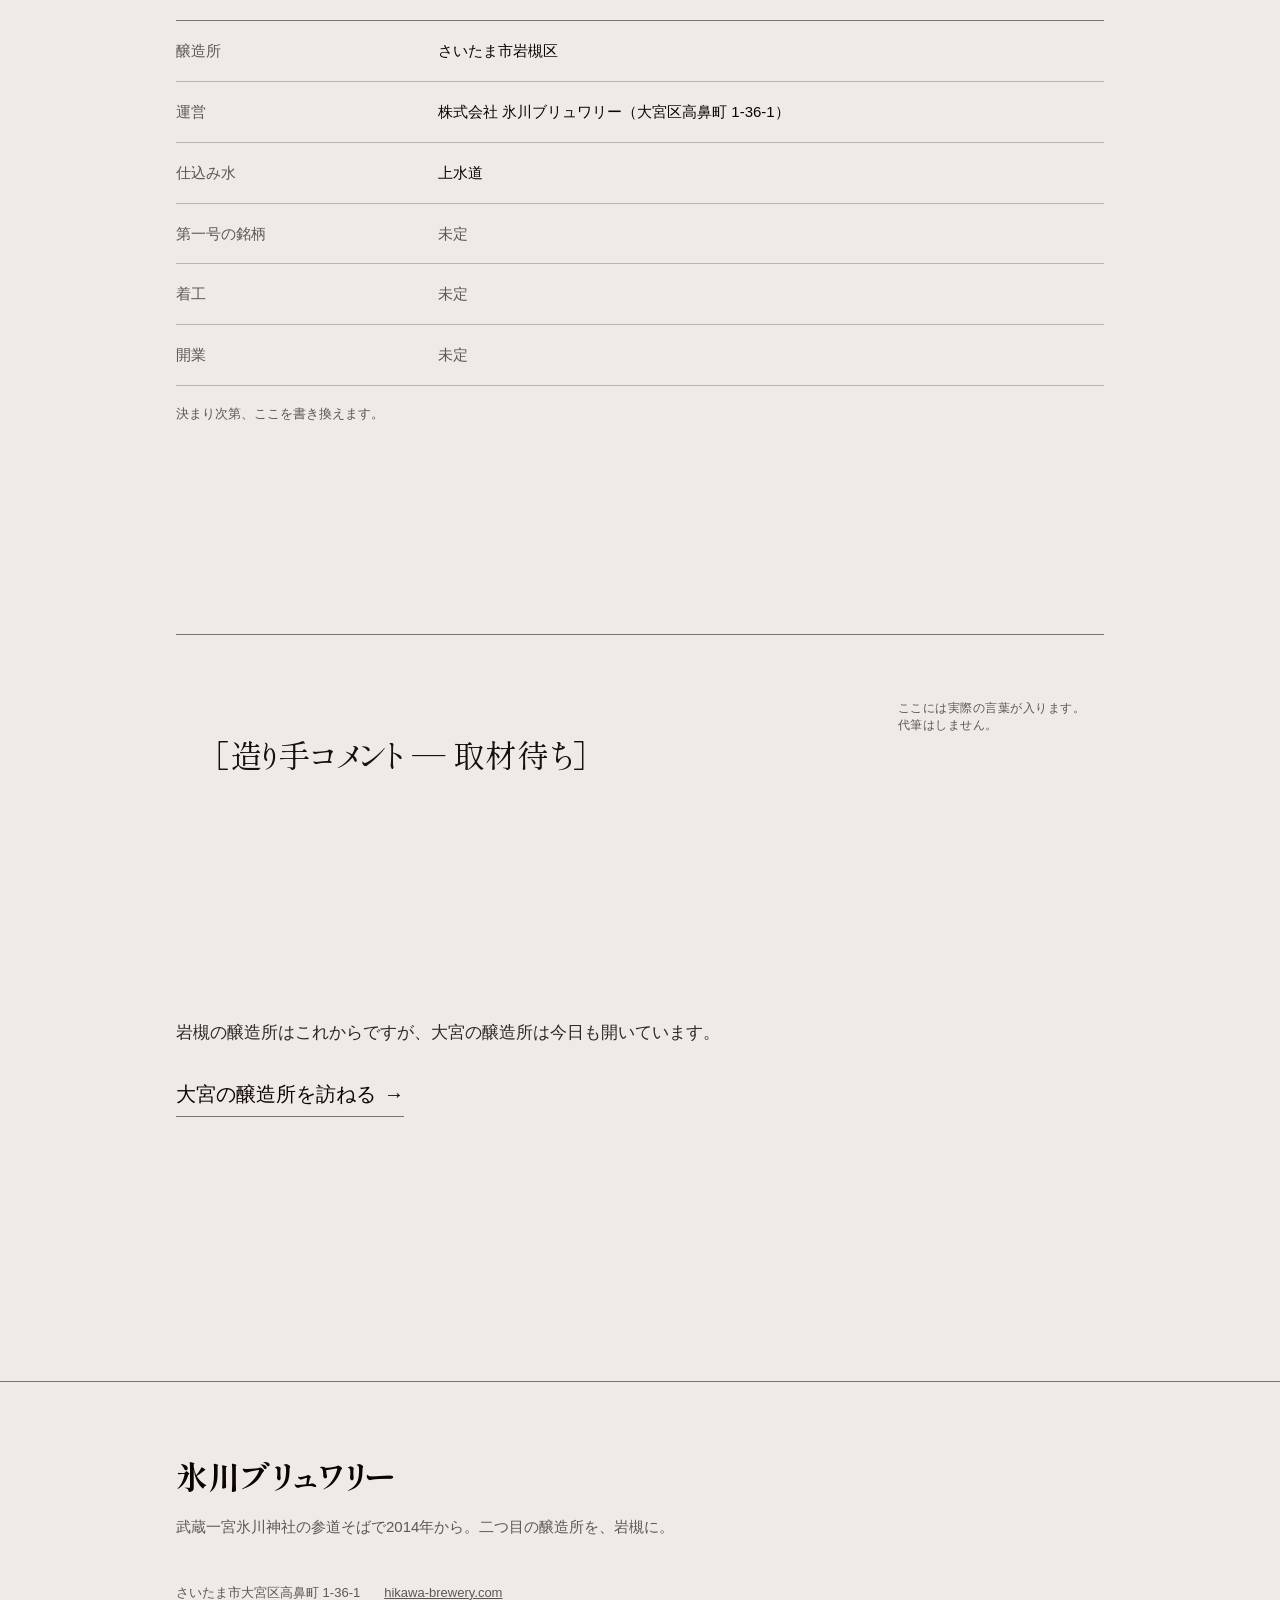
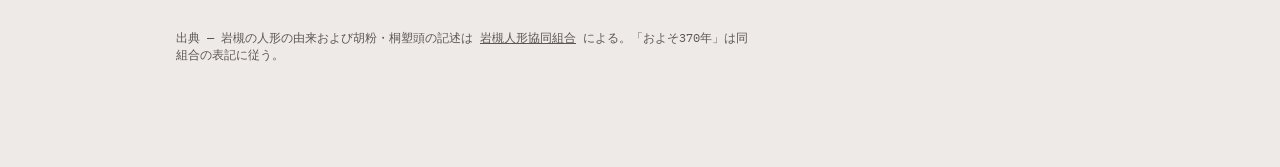
<file: gofun.html>
<!doctype html>
<html lang="ja" data-theme="atelier">
<head>
<meta charset="utf-8">
<meta name="viewport" content="width=device-width, initial-scale=1">
<title>岩槻は、白にうるさい。— 氷川ブリュワリー 岩槻醸造所</title>
<meta name="description" content="人形の肌を白くするために、この町はおよそ370年かけた。その町に、氷川ブリュワリーの醸造所を建てます。">
<link rel="preconnect" href="https://fonts.googleapis.com">
<link rel="preconnect" href="https://fonts.gstatic.com" crossorigin>
<link href="https://fonts.googleapis.com/css2?family=Shippori+Mincho+B1:wght@600;700&family=Zen+Kaku+Gothic+New:wght@400;500&family=IBM+Plex+Mono:wght@400&family=Playfair+Display:wght@900&display=swap" rel="stylesheet">
<link rel="stylesheet" href="tokens.css">
<style>
/* Hallmark · genre: editorial · macrostructure: Split Studio · theme: Atelier
 * nav: N9 edge-aligned minimal (knobs: CTA=outlined, wordmark=serif, padding=spacious)
 * hero: H2 split diptych (knobs: ratio=6/6, right=photo, divider=negative-space)
 * section head: S2 hanging · feature: F3 tabular spec sheet (knobs: 2-col, rule=every row)
 * proof: T1 pull-quote + marginalia · cta: C3 typographic link · footer: Ft1 mast-headed
 * enrichment: none — 写真は撮影待ちのラベル付きプレースホルダ
 * tone: austere · audience: 40代以上・味と背景を吟味する層
 * motion: half-crossfade · hairline-draw · underline-thicken (3)
 * pre-emit critique: P5 H5 E4 S5 R5 V4
 */

*, *::before, *::after { box-sizing: border-box; }

html, body {
  margin: 0;
  overflow-x: clip;              /* hidden ではなく clip */
}

/* 和文の禁則。gate 63 の overflow-wrap:anywhere は和文に当てない。 */
html {
  line-break: strict;
  word-break: normal;
  overflow-wrap: normal;
  -webkit-text-size-adjust: 100%;
}

body {
  background: var(--color-paper);
  color: var(--color-ink);
  font-family: var(--font-body);
  font-size: var(--text-md);
  line-height: var(--lh-normal);
  font-feature-settings: "palt" 0;   /* 本文は詰めない */
}

h1, h2, h3, .display, .stmt {
  font-family: var(--font-display);
  font-weight: var(--display-weight);
  font-feature-settings: "palt" 1;   /* 見出しは詰め組み */
  line-height: var(--lh-tight);
  letter-spacing: var(--tracking-display);
  margin: 0;
}

p { margin: 0; }
ul, ol, dl, dd { margin: 0; padding: 0; list-style: none; }

.latin { font-family: var(--font-label); overflow-wrap: anywhere; min-width: 0; }

.wrap {
  max-width: var(--page-max);
  margin-inline: auto;
  padding-inline: var(--page-gutter);
}

/* 意図した改行位置。狭い画面では効かせない。 */
.bp { display: none; }
@media (min-width: 48rem) { .bp { display: inline; } }

/* ── focus ─────────────────────────────────────────── */
:focus-visible {
  outline: 2px solid var(--color-focus);
  outline-offset: 3px;
  /* リングはアニメーションさせない */
}

/* ── N9 · edge-aligned minimal ─────────────────────── */
.nav {
  display: flex;
  align-items: center;
  justify-content: space-between;
  gap: var(--space-md);
  padding-block: var(--space-xl);
}
.nav__mark {
  font-family: var(--font-display);
  font-weight: 700;
  font-size: var(--text-md);
  letter-spacing: 0.08em;
  font-feature-settings: "palt" 1;
  white-space: nowrap;
  text-decoration: none;
  color: var(--color-ink);
}
.nav__cta {
  display: inline-flex;
  align-items: center;
  min-height: 44px;
  padding-inline: var(--space-md);
  border: var(--rule-fine) solid var(--color-rule-2);
  border-radius: var(--radius-pill);
  font-size: var(--text-sm);
  letter-spacing: 0.06em;
  white-space: nowrap;            /* 2行になるクリック文字を作らない */
  text-decoration: none;
  color: var(--color-ink);
  transition: border-color var(--dur-short) var(--ease-out),
              color var(--dur-short) var(--ease-out);
}
.nav__cta:hover { border-color: var(--color-ink); }

/* ── hero · H2 split diptych 6/6 ───────────────────── */
.hero { padding-block: var(--space-2xl) var(--space-4xl); }
.hero__grid {
  display: grid;
  grid-template-columns: minmax(0, 1fr);
  gap: var(--space-2xl);
  align-items: end;
}
@media (min-width: 60rem) {
  .hero__grid { grid-template-columns: minmax(0, 1fr) minmax(0, 1fr); gap: var(--space-3xl); }
}
.hero__h {
  font-size: var(--text-display);
  margin-bottom: var(--space-lg);
}
.hero__lede {
  max-width: var(--measure);
  color: var(--color-neutral);
  font-size: var(--text-md);
}
.hero__lede + .hero__lede { margin-top: var(--space-md); }

/* ── 写真プレースホルダ ─────────────────────────────── */
.plate { display: block; }
.plate__box {
  aspect-ratio: 4 / 5;
  background:
    repeating-linear-gradient(
      135deg,
      var(--color-paper-2) 0 10px,
      var(--color-paper-3) 10px 20px
    );
  border: var(--rule-hair) solid var(--color-rule);
}
.plate--wide .plate__box { aspect-ratio: 5 / 4; }
.plate__cap {
  display: block;
  margin-top: var(--space-sm);
  font-family: var(--font-label);
  font-size: var(--text-xs);
  letter-spacing: 0.04em;
  color: var(--color-muted);
  line-height: var(--lh-snug);
}

/* ── S2 · hanging section head ─────────────────────── */
.sec { padding-block: var(--section-gap); }
.sec__head { margin-bottom: var(--space-2xl); }
.sec__title {
  font-size: var(--text-display-s);
}
.sec__note {
  margin-top: var(--space-sm);
  max-width: var(--measure);
  color: var(--color-muted);
  font-size: var(--text-base);
}

/* ── diptych rows ──────────────────────────────────── */
.dip {
  display: grid;
  grid-template-columns: minmax(0, 1fr);
  gap: var(--space-2xl);
  align-items: center;
}
@media (min-width: 60rem) {
  .dip { grid-template-columns: minmax(0, 1fr) minmax(0, 1fr); gap: var(--space-3xl); }
  .dip--rev .dip__text { order: 2; }
}
.dip + .dip { margin-top: var(--space-4xl); }
.dip__text { max-width: var(--measure); }
.dip__k {
  font-family: var(--font-label);
  font-size: var(--text-xs);
  letter-spacing: var(--tracking-label);
  text-transform: uppercase;
  color: var(--color-muted);
  display: block;
  margin-bottom: var(--space-sm);
}
.dip__h { font-size: var(--text-xl); margin-bottom: var(--space-md); }
.dip__p + .dip__p { margin-top: var(--space-md); }
.dip__p { color: var(--color-neutral); }

/* ── 告白ブロック · ここだけ左右の対をやめる ─────────── */
.confess {
  background: var(--color-paper-2);
  border-top: var(--rule-fine) solid var(--color-rule);
  border-bottom: var(--rule-fine) solid var(--color-rule);
  padding-block: var(--space-4xl);
}
.confess__body {
  max-width: 30em;
  font-family: var(--font-serif);
  font-size: var(--text-xl);
  line-height: var(--lh-relaxed);
  font-feature-settings: "palt" 1;
}
.confess__body p + p { margin-top: var(--space-lg); }
.confess__mark {
  display: block;
  margin-bottom: var(--space-lg);
  font-family: var(--font-label);
  font-size: var(--text-xs);
  letter-spacing: var(--tracking-label);
  color: var(--color-muted);
}

/* ── F3 · tabular spec sheet ───────────────────────── */
.spec { border-top: var(--rule-fine) solid var(--color-rule-2); }
.spec__row {
  display: grid;
  grid-template-columns: minmax(0, 1fr);
  gap: var(--space-2xs);
  padding-block: var(--space-md);
  border-bottom: var(--rule-hair) solid var(--color-rule);
}
@media (min-width: 40rem) {
  .spec__row { grid-template-columns: 14em minmax(0, 1fr); gap: var(--space-lg); align-items: baseline; }
}
.spec__k { color: var(--color-muted); font-size: var(--text-base); }
.spec__v { font-size: var(--text-base); font-variant-numeric: tabular-nums; }
.spec__v--tbd { color: var(--color-muted); font-family: var(--font-label); }
.spec__foot {
  margin-top: var(--space-md);
  color: var(--color-muted);
  font-size: var(--text-sm);
  max-width: var(--measure);
}

/* ── T1 · pull quote + marginalia ──────────────────── */
.quote {
  display: grid;
  grid-template-columns: minmax(0, 1fr);
  gap: var(--space-lg);
}
@media (min-width: 60rem) {
  .quote { grid-template-columns: minmax(0, 3fr) minmax(0, 1fr); gap: var(--space-3xl); }
}
.quote__q {
  font-family: var(--font-serif);
  font-size: var(--text-2xl);
  line-height: var(--lh-snug);
  font-feature-settings: "palt" 1;
  color: var(--color-ink-2);
}
.quote__m {
  font-family: var(--font-label);
  font-size: var(--text-xs);
  line-height: var(--lh-snug);
  color: var(--color-muted);
  letter-spacing: 0.04em;
}

/* ── C3 · typographic link ─────────────────────────── */
.tlink {
  display: inline-flex;
  align-items: center;
  gap: var(--space-xs);
  min-height: 44px;
  font-size: var(--text-lg);
  color: var(--color-ink);
  text-decoration: none;
  white-space: nowrap;
  border-bottom: 1px solid var(--color-rule-2);
  transition: border-color var(--dur-short) var(--ease-out);
}
.tlink:hover { border-bottom-color: var(--color-ink); }
.tlink__arrow { transition: transform var(--dur-short) var(--ease-out); }
.tlink:hover .tlink__arrow { transform: translateX(0.25em); }

/* ── Ft1 · mast-headed ─────────────────────────────── */
.foot {
  border-top: var(--rule-fine) solid var(--color-rule-2);
  margin-top: var(--space-4xl);
  padding-block: var(--space-2xl) var(--space-3xl);
}
.foot__mark {
  font-family: var(--font-display);
  font-weight: 700;
  font-size: var(--text-2xl);
  font-feature-settings: "palt" 1;
}
.foot__tag {
  margin-top: var(--space-xs);
  color: var(--color-muted);
  font-size: var(--text-base);
  max-width: var(--measure);
}
.foot__meta {
  margin-top: var(--space-xl);
  display: flex;
  flex-wrap: wrap;
  gap: var(--space-xs) var(--space-lg);
  font-size: var(--text-sm);
  color: var(--color-muted);
}
.foot__meta a { color: inherit; white-space: nowrap; }
.foot__src {
  margin-top: var(--space-lg);
  font-family: var(--font-label);
  font-size: var(--text-xs);
  line-height: var(--lh-snug);
  color: var(--color-muted);
  max-width: 48em;
}
.foot__src a { color: inherit; white-space: nowrap; }

/* ── hairline that draws in ────────────────────────── */
.rule {
  height: var(--rule-fine);
  background: var(--color-rule-2);
  transform: scaleX(0);
  transform-origin: left center;
  transition: transform var(--dur-long) var(--ease-out);
}
.is-in .rule, .rule.is-in { transform: scaleX(1); }

/* ── reveal · 左右ハーフの時差クロスフェード ─────────── */
[data-reveal] {
  opacity: 0;
  transform: translateY(10px);
  transition: opacity var(--dur-long) var(--ease-out),
              transform var(--dur-long) var(--ease-out);
}
[data-reveal].is-in { opacity: 1; transform: none; }
[data-reveal="b"] { transition-delay: 90ms; }

@media (prefers-reduced-motion: reduce) {
  *, *::before, *::after {
    animation-duration: 1ms !important;
    transition-duration: 150ms !important;
  }
  [data-reveal] { transform: none; }
  .rule { transform: scaleX(1); }
}
</style>
</head>
<body>

<header class="wrap">
  <nav class="nav" aria-label="メイン">
    <a class="nav__mark" href="#top">氷川ブリュワリー</a>
    <a class="nav__cta" href="#taku">大宮の醸造所へ</a>
  </nav>
</header>

<main id="top">

  <!-- H2 · split diptych -->
  <section class="hero wrap">
    <div class="hero__grid">
      <div data-reveal="a">
        <h1 class="hero__h">岩槻は、<br class="bp">白にうるさい。</h1>
        <p class="hero__lede">人形の肌を白くするために、この町はおよそ370年かけた。</p>
        <p class="hero__lede">その町に、氷川ブリュワリーの醸造所を建てます。</p>
      </div>
      <figure class="plate" data-reveal="b">
        <div class="plate__box" role="img" aria-label="未彩色の桐塑頭（写真は撮影予定）"></div>
        <figcaption class="plate__cap">撮影予定 — 未彩色の桐塑頭（きりそがしら）／撮影協力先は未定</figcaption>
      </figure>
    </div>
  </section>

  <!-- S2 · hanging -->
  <section class="sec wrap" aria-labelledby="s-rai">
    <div class="sec__head" data-reveal="a">
      <h2 class="sec__title" id="s-rai">白の来歴</h2>
      <p class="sec__note">なぜこの町が人形の町になったのか。理由は二つあって、どちらも材料の話です。</p>
    </div>

    <div class="dip" data-reveal="a">
      <div class="dip__text">
        <span class="dip__k">01 — GOFUN</span>
        <h3 class="dip__h">胡粉を溶く</h3>
        <p class="dip__p">人形の頭に塗る胡粉は、貝殻を砕いた白い顔料です。これを溶かして塗り重ねると、あの肌になる。</p>
        <p class="dip__p">岩槻の水は、この胡粉の溶解と発色に向いていた。白がきれいに出る土地だった、ということです。</p>
      </div>
      <figure class="plate">
        <div class="plate__box" role="img" aria-label="胡粉（写真は撮影予定）"></div>
        <figcaption class="plate__cap">撮影予定 — 胡粉</figcaption>
      </figure>
    </div>

    <div class="dip dip--rev" data-reveal="a">
      <div class="dip__text">
        <span class="dip__k">02 — KIRI</span>
        <h3 class="dip__h">桐の粉が出る</h3>
        <p class="dip__p">岩槻の周りは桐の産地でした。桐箪笥を挽けば、大鋸屑が大量に出る。</p>
        <p class="dip__p">その屑に生麩と膠を混ぜ、泥にして型に詰めて固める。桐塑頭という作り方です。捨てる材料が、人形の顔になった。</p>
      </div>
      <figure class="plate">
        <div class="plate__box" role="img" aria-label="桐の大鋸屑（写真は撮影予定）"></div>
        <figcaption class="plate__cap">撮影予定 — 桐の大鋸屑</figcaption>
      </figure>
    </div>
  </section>

  <!-- 告白ブロック · 全幅。ここだけ構造を破る -->
  <section class="confess" aria-label="仕込み水について">
    <div class="wrap">
      <div class="confess__body" data-reveal="a">
        <span class="confess__mark">仕込み水について</span>
        <p>岩槻の人形は、この土地の水がよかったから生まれた。</p>
        <p>正直に言うと、うちの仕込み水は市の水です。岩槻の井戸は使っていない。</p>
        <p>継ぐのは水じゃない。白をきれいに出すことに、こだわり続ける態度のほうです。</p>
      </div>
    </div>
  </section>

  <!-- F3 · tabular spec sheet -->
  <section class="sec wrap" aria-labelledby="s-now">
    <div class="sec__head" data-reveal="a">
      <h2 class="sec__title" id="s-now">いま決まっていること</h2>
      <p class="sec__note">まだ建っていません。書けることだけ書きます。</p>
    </div>

    <dl class="spec" data-reveal="a">
      <div class="spec__row"><dt class="spec__k">醸造所</dt><dd class="spec__v">さいたま市岩槻区</dd></div>
      <div class="spec__row"><dt class="spec__k">運営</dt><dd class="spec__v">株式会社 氷川ブリュワリー（大宮区高鼻町 1-36-1）</dd></div>
      <div class="spec__row"><dt class="spec__k">仕込み水</dt><dd class="spec__v">上水道</dd></div>
      <div class="spec__row"><dt class="spec__k">第一号の銘柄</dt><dd class="spec__v spec__v--tbd">未定</dd></div>
      <div class="spec__row"><dt class="spec__k">着工</dt><dd class="spec__v spec__v--tbd">未定</dd></div>
      <div class="spec__row"><dt class="spec__k">開業</dt><dd class="spec__v spec__v--tbd">未定</dd></div>
    </dl>
    <p class="spec__foot">決まり次第、ここを書き換えます。</p>
  </section>

  <!-- T1 · pull quote + marginalia -->
  <section class="sec wrap" aria-label="造り手の言葉">
    <div class="rule" data-reveal="a" style="margin-bottom: var(--space-2xl);"></div>
    <div class="quote" data-reveal="a">
      <blockquote class="quote__q">
        <p>［造り手コメント — 取材待ち］</p>
      </blockquote>
      <p class="quote__m">
        ここには実際の言葉が入ります。<br>
        代筆はしません。
      </p>
    </div>
  </section>

  <!-- C3 · typographic link -->
  <section class="sec wrap" id="taku">
    <p style="max-width: var(--measure); color: var(--color-neutral); margin-bottom: var(--space-lg);">
      岩槻の醸造所はこれからですが、大宮の醸造所は今日も開いています。
    </p>
    <a class="tlink" href="https://hikawa-brewery.com/" rel="noopener">
      大宮の醸造所を訪ねる<span class="tlink__arrow" aria-hidden="true">→</span>
    </a>
  </section>

</main>

<footer class="foot">
  <div class="wrap">
    <p class="foot__mark">氷川ブリュワリー</p>
    <p class="foot__tag">武蔵一宮氷川神社の参道そばで2014年から。二つ目の醸造所を、岩槻に。</p>
    <div class="foot__meta">
      <span>さいたま市大宮区高鼻町 1-36-1</span>
      <a href="https://hikawa-brewery.com/" rel="noopener">hikawa-brewery.com</a>
    </div>
    <p class="foot__src">
      出典 — 岩槻の人形の由来および胡粉・桐塑頭の記述は
      <a href="https://doll.or.jp/about/" rel="noopener">岩槻人形協同組合</a>
      による。「およそ370年」は同組合の表記に従う。
    </p>
  </div>
</footer>

<script>
(function () {
  var reduce = window.matchMedia('(prefers-reduced-motion: reduce)').matches;
  var targets = document.querySelectorAll('[data-reveal], .rule');
  if (reduce || !('IntersectionObserver' in window)) {
    targets.forEach(function (el) { el.classList.add('is-in'); });
    return;
  }
  var io = new IntersectionObserver(function (entries) {
    entries.forEach(function (e) {
      if (e.isIntersecting) { e.target.classList.add('is-in'); io.unobserve(e.target); }
    });
  }, { threshold: 0.15, rootMargin: '0px 0px -6% 0px' });
  targets.forEach(function (el) { io.observe(el); });
})();
</script>

</body>
</html>
</file>
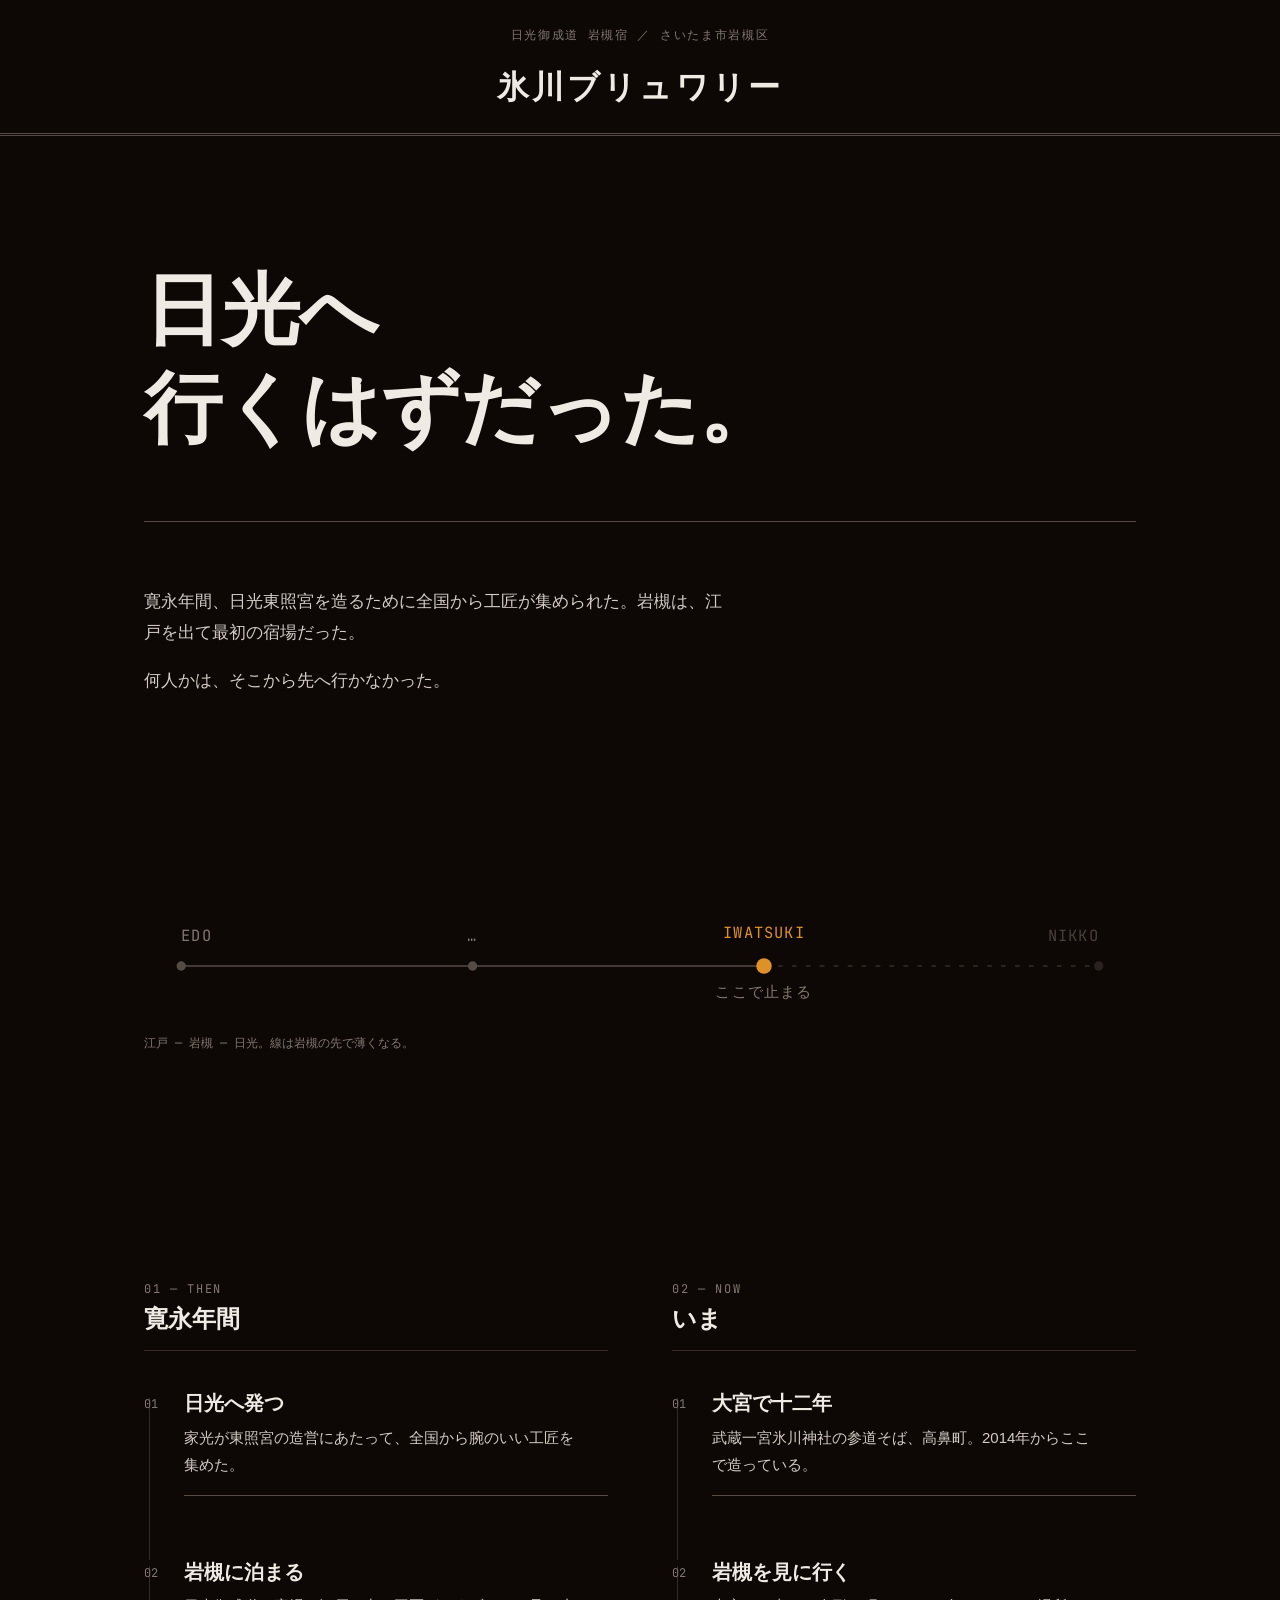
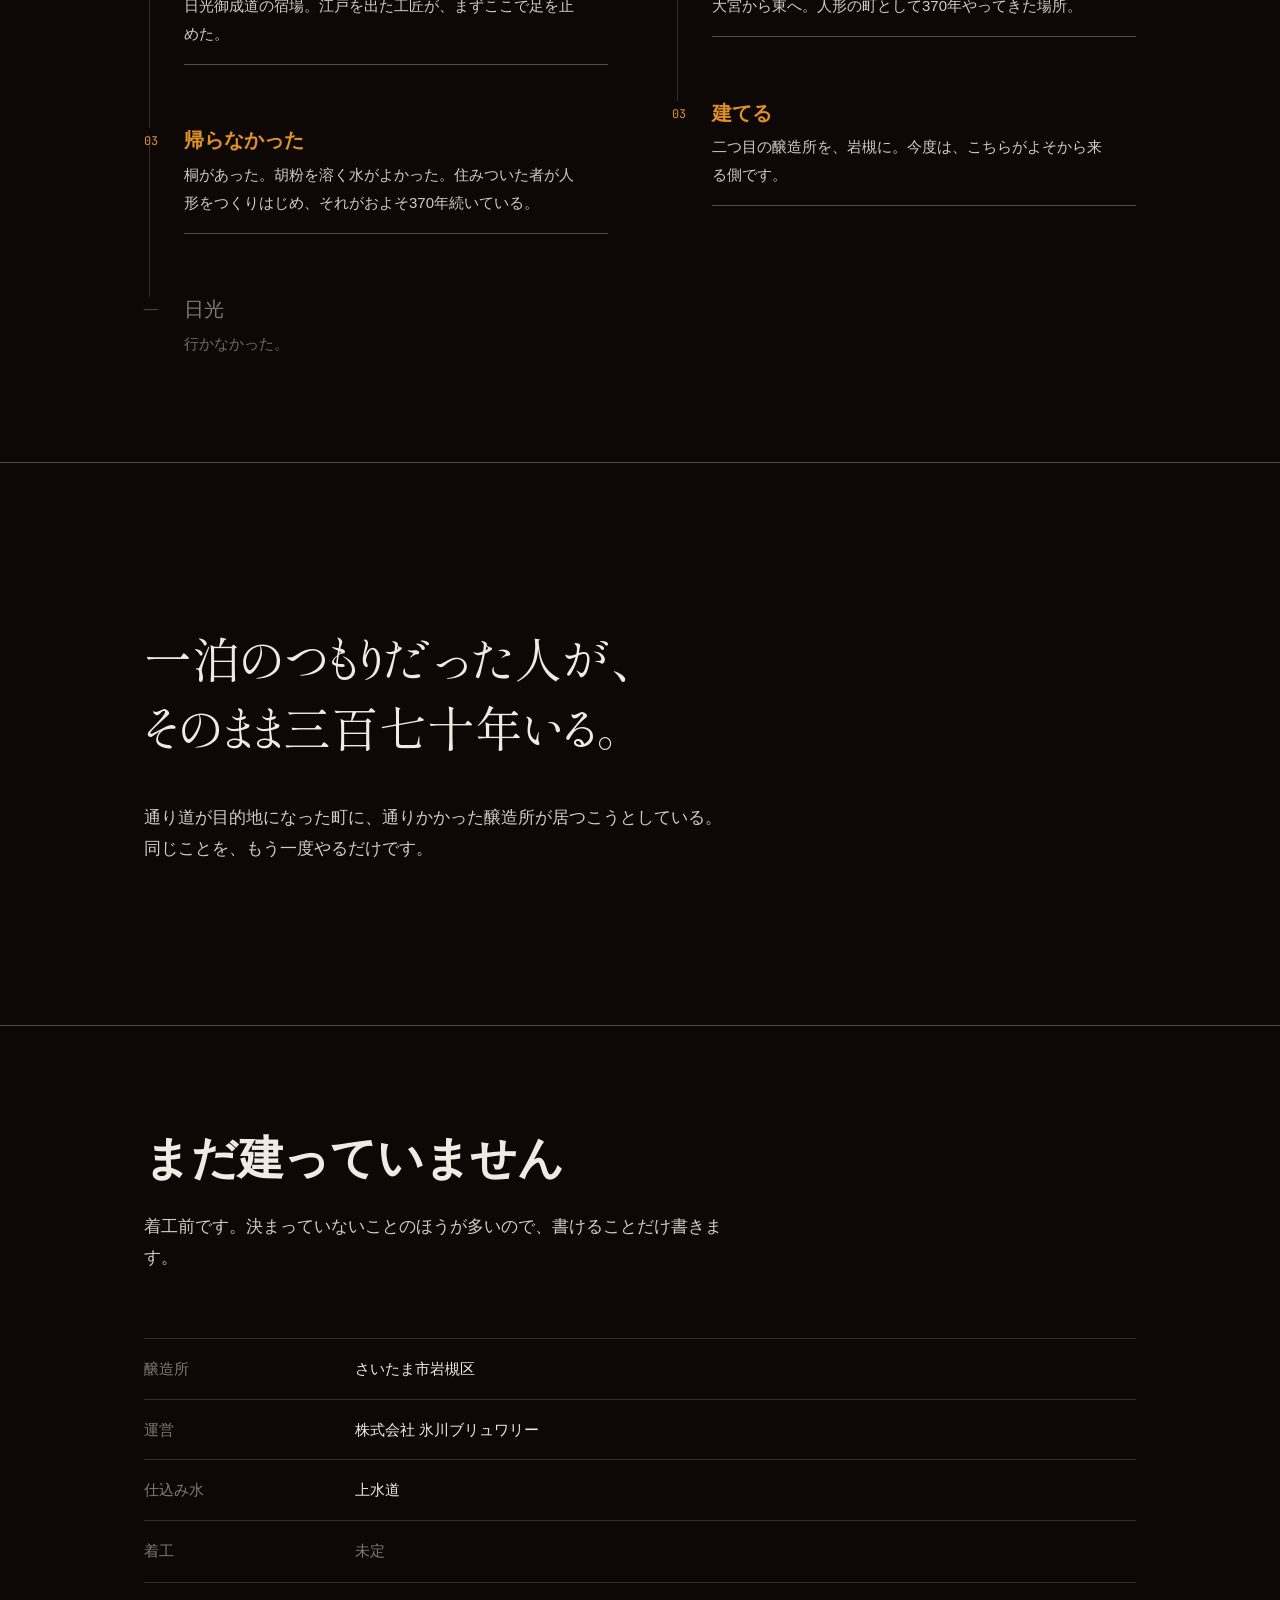
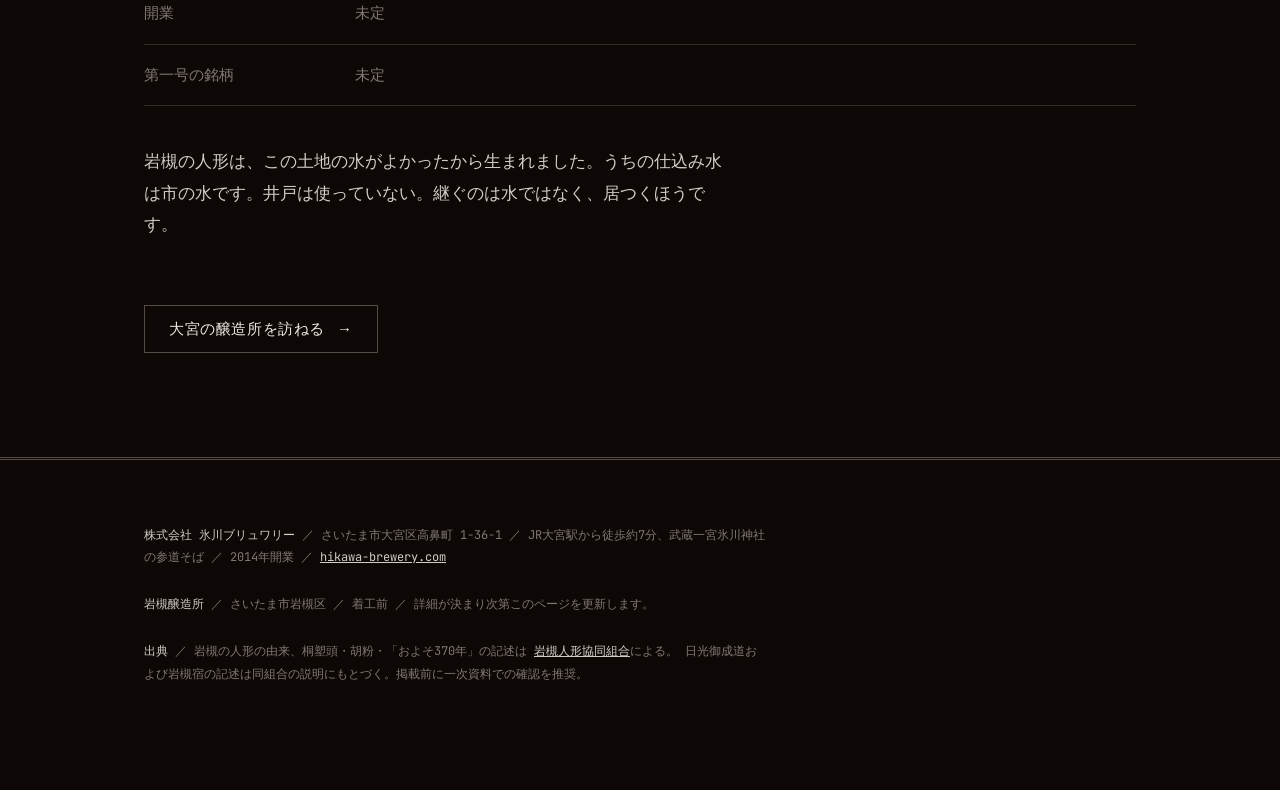
<file: hitoyadori.html>
<!doctype html>
<html lang="ja" data-theme="andon">
<head>
<meta charset="utf-8">
<meta name="viewport" content="width=device-width, initial-scale=1">
<title>日光へ行くはずだった。— 氷川ブリュワリー 岩槻醸造所</title>
<meta name="description" content="通り道が目的地になった町がある。氷川ブリュワリーは、二つ目の醸造所を岩槻に建てます。">
<link rel="preconnect" href="https://fonts.googleapis.com">
<link rel="preconnect" href="https://fonts.gstatic.com" crossorigin>
<link href="https://fonts.googleapis.com/css2?family=Zen+Kaku+Gothic+New:wght@400;700;900&family=Shippori+Mincho:wght@400&family=JetBrains+Mono:wght@400;500&display=swap" rel="stylesheet">
<link rel="stylesheet" href="tokens.css">
<style>
/* Hallmark · genre: editorial · macrostructure: Narrative Workflow · theme: andon (custom)
 * custom theme · vibe: "夜の街道、行灯、琥珀、土間"
 *   paper oklch(14% 0.012 55) · accent oklch(72% 0.145 68) warm
 *   display Zen Kaku Gothic New · body Zen Kaku Gothic New · axes: dark / jp-gothic / warm
 * nav: N6 newspaper masthead (knobs: issue=above, wordmark=2xl, rule=double)
 * hero: H1 marquee (knobs: size=xl, alignment=left-bias, underlay=rule-below)
 * section head: S3 sticky pinned · feature: F4 step sequence (knobs: 01/02/03, vertical, connector=line)
 * proof: T3 single huge statement (unattributed — 引用の捏造をしない)
 * cta: C1 outlined chip (knobs: rectangular, spacious, arrow) · footer: Ft4 dense colophon
 * enrichment: Tier-B hand-built SVG 街道図
 * tone: editorial · audience: 40代以上・味と背景を吟味する層
 * motion: stage-rule-sweep · sticky-label · chip-outline (3)
 * pre-emit critique: P5 H5 E5 S5 R4 V5
 */

*, *::before, *::after { box-sizing: border-box; }

html, body { margin: 0; overflow-x: clip; }

html {
  line-break: strict;
  word-break: normal;
  overflow-wrap: normal;
  -webkit-text-size-adjust: 100%;
}

body {
  background: var(--color-paper);
  color: var(--color-ink);
  font-family: var(--font-body);
  font-size: var(--text-md);
  line-height: var(--lh-normal);
}

h1, h2, h3, .display {
  font-family: var(--font-display);
  font-weight: var(--display-weight);
  font-feature-settings: "palt" 1;
  line-height: var(--lh-tight);
  letter-spacing: var(--tracking-display);
  margin: 0;
}
p { margin: 0; }
ul, ol, dl, dd { margin: 0; padding: 0; list-style: none; }

.wrap {
  max-width: var(--page-max);
  margin-inline: auto;
  padding-inline: var(--page-gutter);
}
.bp { display: none; }
@media (min-width: 48rem) { .bp { display: inline; } }

:focus-visible {
  outline: 2px solid var(--color-focus);
  outline-offset: 3px;
}

.num { font-family: var(--font-label); font-variant-numeric: tabular-nums; }

/* ── N6 · newspaper masthead ───────────────────────── */
.mast {
  border-bottom: 3px double var(--color-rule-2);
  padding-block: var(--space-lg) var(--space-md);
  text-align: center;
}
.mast__issue {
  font-family: var(--font-label);
  font-size: var(--text-xs);
  letter-spacing: var(--tracking-label);
  color: var(--color-muted);
  margin-bottom: var(--space-sm);
}
.mast__mark {
  display: inline-block;
  font-size: clamp(1.5rem, 3.2vw + 0.6rem, var(--text-2xl));
  font-weight: 900;
  letter-spacing: 0.1em;
  font-feature-settings: "palt" 1;
  text-decoration: none;
  color: var(--color-ink);
  white-space: nowrap;
}

/* ── H1 · marquee ──────────────────────────────────── */
.hero {
  padding-block: clamp(var(--space-3xl), 14vh, var(--space-4xl)) var(--space-3xl);
}
.hero__h {
  font-size: var(--text-display);
  font-weight: 900;
  max-width: 16em;
}
.hero__rule {
  margin-top: var(--space-2xl);
  height: var(--rule-fine);
  background: var(--color-rule-2);
  transform: scaleX(0);
  transform-origin: left center;
  transition: transform var(--dur-long) var(--ease-out);
}
.hero__rule.is-in { transform: scaleX(1); }

.lede {
  margin-top: var(--space-2xl);
  max-width: var(--measure);
  color: var(--color-ink-2);
}
.lede p + p { margin-top: var(--space-md); }

/* ── Tier-B · 街道図 ───────────────────────────────── */
.route { padding-block: var(--space-3xl); }
.route__svg { width: 100%; height: auto; display: block; overflow: visible; }
.route__line   { stroke: var(--color-rule-2); stroke-width: 1; fill: none; }
.route__fade   { stroke: var(--color-rule); stroke-width: 1; fill: none; stroke-dasharray: 3 6; }
.route__dot    { fill: var(--color-rule-2); }
.route__dot--on{ fill: var(--color-accent); }
.route__t {
  font-family: var(--font-label);
  font-size: 10px;
  letter-spacing: 0.08em;
  fill: var(--color-muted);
}
.route__t--on { fill: var(--color-accent); }
.route__cap {
  margin-top: var(--space-md);
  font-family: var(--font-label);
  font-size: var(--text-xs);
  color: var(--color-muted);
}

/* ── twin timeline · F4 step sequence ──────────────── */
.rhyme {
  display: grid;
  grid-template-columns: minmax(0, 1fr);
  gap: var(--space-3xl);
  padding-block: var(--section-gap);
}
@media (min-width: 56rem) {
  .rhyme { grid-template-columns: minmax(0, 1fr) minmax(0, 1fr); gap: var(--space-2xl); }
}

/* S3 · sticky pinned label — タグは見出しの上に縦積み（左右2段組みにしない） */
.era {
  position: sticky;
  top: 0;
  z-index: var(--z-sticky);
  background: var(--color-paper);
  padding-block: var(--space-md);
  border-bottom: var(--rule-fine) solid var(--color-rule);
  margin-bottom: var(--space-xl);
}
.era__k {
  display: block;
  font-family: var(--font-label);
  font-size: var(--text-xs);
  letter-spacing: var(--tracking-label);
  color: var(--color-muted);
  margin-bottom: var(--space-2xs);
}
.era__h { font-size: var(--text-xl); font-weight: 700; }

.stage { position: relative; padding-left: var(--space-xl); }
.stage + .stage { margin-top: var(--space-2xl); }
.stage::before {                       /* connector line */
  content: "";
  position: absolute;
  left: 0.32em;
  top: 0.4em;
  bottom: calc(var(--space-2xl) * -1);
  width: var(--rule-hair);
  background: var(--color-rule);
}
.stage:last-child::before { display: none; }
.stage__n {
  position: absolute;
  left: 0;
  top: 0;
  font-family: var(--font-label);
  font-size: var(--text-xs);
  color: var(--color-muted);
  line-height: 2.2;
}
.stage__h { font-size: var(--text-lg); font-weight: 700; margin-bottom: var(--space-xs); }
.stage__p { color: var(--color-ink-2); font-size: var(--text-base); max-width: 26em; }
.stage__sweep {
  margin-top: var(--space-md);
  height: var(--rule-hair);
  background: var(--color-rule-2);
  transform: scaleX(0);
  transform-origin: left center;
  transition: transform var(--dur-long) var(--ease-out);
}
.stage.is-in .stage__sweep { transform: scaleX(1); }

.stage--end .stage__n { color: var(--color-accent); }
.stage--end .stage__h { color: var(--color-accent); }

.stage--never { opacity: 0.5; }
.stage--never .stage__h { font-weight: 400; }

/* ── T3 · single huge statement ────────────────────── */
.stmt {
  border-top: var(--rule-fine) solid var(--color-rule-2);
  border-bottom: var(--rule-fine) solid var(--color-rule-2);
  padding-block: var(--space-4xl);
}
.stmt__t {
  font-family: var(--font-serif);
  font-size: clamp(1.5rem, 3.4vw + 0.7rem, 3rem);
  line-height: var(--lh-snug);
  font-feature-settings: "palt" 1;
  max-width: 18em;
}
.stmt__after {
  margin-top: var(--space-xl);
  max-width: var(--measure);
  color: var(--color-ink-2);
}

/* ── sections ──────────────────────────────────────── */
.sec { padding-block: var(--section-gap); }
.sec__title { font-size: var(--text-display-s); margin-bottom: var(--space-lg); }
.sec__p { max-width: var(--measure); color: var(--color-ink-2); }
.sec__p + .sec__p { margin-top: var(--space-md); }

.facts { margin-top: var(--space-2xl); border-top: var(--rule-fine) solid var(--color-rule); }
.facts__row {
  display: grid;
  grid-template-columns: minmax(0, 1fr);
  gap: var(--space-2xs);
  padding-block: var(--space-md);
  border-bottom: var(--rule-hair) solid var(--color-rule);
}
@media (min-width: 40rem) {
  .facts__row { grid-template-columns: 11em minmax(0, 1fr); gap: var(--space-lg); align-items: baseline; }
}
.facts__k { color: var(--color-muted); font-size: var(--text-base); }
.facts__v { font-size: var(--text-base); }
.facts__v--tbd { color: var(--color-muted); font-family: var(--font-label); }

/* ── C1 · outlined chip ────────────────────────────── */
.chip {
  display: inline-flex;
  align-items: center;
  gap: var(--space-sm);
  min-height: 48px;
  padding-inline: var(--space-lg);
  border: var(--rule-fine) solid var(--color-rule-2);
  border-radius: var(--radius-pill);
  color: var(--color-ink);
  text-decoration: none;
  font-size: var(--text-base);
  letter-spacing: 0.04em;
  white-space: nowrap;
  transition: border-color var(--dur-short) var(--ease-out),
              color var(--dur-short) var(--ease-out);
}
.chip:hover { border-color: var(--color-accent); color: var(--color-accent); }
.chip__a { transition: transform var(--dur-short) var(--ease-out); }
.chip:hover .chip__a { transform: translateX(0.25em); }

/* ── Ft4 · dense colophon ──────────────────────────── */
.colo {
  border-top: 3px double var(--color-rule-2);
  padding-block: var(--space-2xl) var(--space-3xl);
  font-family: var(--font-label);
  font-size: var(--text-xs);
  line-height: 1.9;
  color: var(--color-muted);
}
.colo b { color: var(--color-ink-2); font-weight: 500; }
.colo a { color: var(--color-ink-2); white-space: nowrap; }
.colo__block { max-width: 52em; }
.colo__block + .colo__block { margin-top: var(--space-lg); }

/* ── reveal ────────────────────────────────────────── */
@media (prefers-reduced-motion: reduce) {
  *, *::before, *::after {
    animation-duration: 1ms !important;
    transition-duration: 150ms !important;
  }
  .hero__rule, .stage__sweep { transform: scaleX(1); }
  .era { position: static; }
}
</style>
</head>
<body>

<header class="mast">
  <div class="wrap">
    <p class="mast__issue">日光御成道 岩槻宿 ／ さいたま市岩槻区</p>
    <a class="mast__mark" href="#top">氷川ブリュワリー</a>
  </div>
</header>

<main id="top">

  <!-- H1 · marquee -->
  <section class="hero wrap">
    <h1 class="hero__h">日光へ<br class="bp">行くはずだった。</h1>
    <div class="hero__rule" data-sweep></div>
    <div class="lede">
      <p>寛永年間、日光東照宮を造るために全国から工匠が集められた。岩槻は、江戸を出て最初の宿場だった。</p>
      <p>何人かは、そこから先へ行かなかった。</p>
    </div>
  </section>

  <!-- Tier-B · 街道図 -->
  <section class="route wrap" aria-label="日光御成道の略図">
    <svg class="route__svg" viewBox="0 0 640 72" role="img" aria-label="江戸から岩槻を経て日光へ向かう街道の略図。線は岩槻の先で薄くなる。">
      <line class="route__line" x1="24" y1="40" x2="400" y2="40"/>
      <line class="route__fade" x1="400" y1="40" x2="616" y2="40"/>
      <circle class="route__dot" cx="24" cy="40" r="3"/>
      <circle class="route__dot" cx="212" cy="40" r="3"/>
      <circle class="route__dot--on" cx="400" cy="40" r="5"/>
      <circle class="route__dot" cx="616" cy="40" r="3" opacity="0.4"/>
      <text class="route__t" x="24" y="24" text-anchor="start">EDO</text>
      <text class="route__t" x="212" y="24" text-anchor="middle">…</text>
      <text class="route__t route__t--on" x="400" y="22" text-anchor="middle">IWATSUKI</text>
      <text class="route__t" x="616" y="24" text-anchor="end" opacity="0.5">NIKKO</text>
      <text class="route__t" x="400" y="60" text-anchor="middle">ここで止まる</text>
    </svg>
    <p class="route__cap">江戸 — 岩槻 — 日光。線は岩槻の先で薄くなる。</p>
  </section>

  <!-- 二重の時間軸 · F4 step sequence -->
  <div class="wrap">
    <div class="rhyme">

      <div>
        <div class="era">
          <span class="era__k">01 — THEN</span>
          <h2 class="era__h">寛永年間</h2>
        </div>

        <div class="stage" data-sweep>
          <span class="stage__n num">01</span>
          <h3 class="stage__h">日光へ発つ</h3>
          <p class="stage__p">家光が東照宮の造営にあたって、全国から腕のいい工匠を集めた。</p>
          <div class="stage__sweep"></div>
        </div>

        <div class="stage" data-sweep>
          <span class="stage__n num">02</span>
          <h3 class="stage__h">岩槻に泊まる</h3>
          <p class="stage__p">日光御成道の宿場。江戸を出た工匠が、まずここで足を止めた。</p>
          <div class="stage__sweep"></div>
        </div>

        <div class="stage stage--end" data-sweep>
          <span class="stage__n num">03</span>
          <h3 class="stage__h">帰らなかった</h3>
          <p class="stage__p">桐があった。胡粉を溶く水がよかった。住みついた者が人形をつくりはじめ、それがおよそ370年続いている。</p>
          <div class="stage__sweep"></div>
        </div>

        <div class="stage stage--never">
          <span class="stage__n num">──</span>
          <h3 class="stage__h">日光</h3>
          <p class="stage__p">行かなかった。</p>
        </div>
      </div>

      <div>
        <div class="era">
          <span class="era__k">02 — NOW</span>
          <h2 class="era__h">いま</h2>
        </div>

        <div class="stage" data-sweep>
          <span class="stage__n num">01</span>
          <h3 class="stage__h">大宮で十二年</h3>
          <p class="stage__p">武蔵一宮氷川神社の参道そば、高鼻町。2014年からここで造っている。</p>
          <div class="stage__sweep"></div>
        </div>

        <div class="stage" data-sweep>
          <span class="stage__n num">02</span>
          <h3 class="stage__h">岩槻を見に行く</h3>
          <p class="stage__p">大宮から東へ。人形の町として370年やってきた場所。</p>
          <div class="stage__sweep"></div>
        </div>

        <div class="stage stage--end" data-sweep>
          <span class="stage__n num">03</span>
          <h3 class="stage__h">建てる</h3>
          <p class="stage__p">二つ目の醸造所を、岩槻に。今度は、こちらがよそから来る側です。</p>
          <div class="stage__sweep"></div>
        </div>
      </div>

    </div>
  </div>

  <!-- T3 · single huge statement -->
  <section class="stmt" aria-label="ステートメント">
    <div class="wrap">
      <p class="stmt__t">一泊のつもりだった人が、<br class="bp">そのまま三百七十年いる。</p>
      <p class="stmt__after">通り道が目的地になった町に、通りかかった醸造所が居つこうとしている。同じことを、もう一度やるだけです。</p>
    </div>
  </section>

  <!-- いま書けること -->
  <section class="sec wrap" aria-labelledby="s-facts">
    <h2 class="sec__title" id="s-facts">まだ建っていません</h2>
    <p class="sec__p">着工前です。決まっていないことのほうが多いので、書けることだけ書きます。</p>

    <dl class="facts">
      <div class="facts__row"><dt class="facts__k">醸造所</dt><dd class="facts__v">さいたま市岩槻区</dd></div>
      <div class="facts__row"><dt class="facts__k">運営</dt><dd class="facts__v">株式会社 氷川ブリュワリー</dd></div>
      <div class="facts__row"><dt class="facts__k">仕込み水</dt><dd class="facts__v">上水道</dd></div>
      <div class="facts__row"><dt class="facts__k">着工</dt><dd class="facts__v facts__v--tbd">未定</dd></div>
      <div class="facts__row"><dt class="facts__k">開業</dt><dd class="facts__v facts__v--tbd">未定</dd></div>
      <div class="facts__row"><dt class="facts__k">第一号の銘柄</dt><dd class="facts__v facts__v--tbd">未定</dd></div>
    </dl>

    <p class="sec__p" style="margin-top: var(--space-xl);">
      岩槻の人形は、この土地の水がよかったから生まれました。うちの仕込み水は市の水です。井戸は使っていない。継ぐのは水ではなく、居つくほうです。
    </p>

    <p style="margin-top: var(--space-2xl);">
      <a class="chip" href="https://hikawa-brewery.com/" rel="noopener">
        大宮の醸造所を訪ねる<span class="chip__a" aria-hidden="true">→</span>
      </a>
    </p>
  </section>

</main>

<footer class="colo">
  <div class="wrap">
    <div class="colo__block">
      <b>株式会社 氷川ブリュワリー</b> ／ さいたま市大宮区高鼻町 1-36-1 ／
      JR大宮駅から徒歩約7分、武蔵一宮氷川神社の参道そば ／ 2014年開業 ／
      <a href="https://hikawa-brewery.com/" rel="noopener">hikawa-brewery.com</a>
    </div>
    <div class="colo__block">
      <b>岩槻醸造所</b> ／ さいたま市岩槻区 ／ 着工前 ／ 詳細が決まり次第このページを更新します。
    </div>
    <div class="colo__block">
      <b>出典</b> ／ 岩槻の人形の由来、桐塑頭・胡粉・「およそ370年」の記述は
      <a href="https://doll.or.jp/about/" rel="noopener">岩槻人形協同組合</a>による。
      日光御成道および岩槻宿の記述は同組合の説明にもとづく。掲載前に一次資料での確認を推奨。
    </div>
  </div>
</footer>

<script>
(function () {
  var reduce = window.matchMedia('(prefers-reduced-motion: reduce)').matches;
  var targets = document.querySelectorAll('[data-sweep]');
  if (reduce || !('IntersectionObserver' in window)) {
    targets.forEach(function (el) { el.classList.add('is-in'); });
    return;
  }
  var io = new IntersectionObserver(function (entries) {
    entries.forEach(function (e) {
      if (e.isIntersecting) { e.target.classList.add('is-in'); io.unobserve(e.target); }
    });
  }, { threshold: 0.25, rootMargin: '0px 0px -8% 0px' });
  targets.forEach(function (el) { io.observe(el); });
})();
</script>

</body>
</html>
</file>
<file: tokens.css>
/* Hallmark · tokens · 氷川ブリュワリー 岩槻醸造所 LP
 * genre: editorial · JP-first typography
 * themes:
 *   atelier — 案1 胡粉   · paper: light (94%) · display: roman-serif (明朝) · accent: warm 40°
 *   andon   — 案2 一泊目 · paper: dark  (14%) · display: jp-gothic          · accent: warm 68°
 * 差分2軸（paper band / display style）。純白・純黒は不使用。
 */

:root {
  /* ── spacing · 4pt scale ─────────────────────────── */
  --space-3xs: 0.125rem;
  --space-2xs: 0.25rem;
  --space-xs:  0.5rem;
  --space-sm:  0.75rem;
  --space-md:  1rem;
  --space-lg:  1.5rem;
  --space-xl:  2.5rem;
  --space-2xl: 4rem;
  --space-3xl: 6.5rem;
  --space-4xl: 10rem;

  --section-gap: 6.5rem;

  /* ── page ────────────────────────────────────────── */
  --page-max:    64rem;
  --page-gutter: clamp(1.25rem, 5vw, 3rem);
  --measure:     34em;          /* 和文は ch ではなく em で測る */
  --rule-hair:   0.5px;
  --rule-fine:   1px;

  /* ── motion ──────────────────────────────────────── */
  --ease-out:    cubic-bezier(0.16, 1, 0.3, 1);
  --ease-in:     cubic-bezier(0.7, 0, 0.84, 0);
  --ease-in-out: cubic-bezier(0.65, 0, 0.35, 1);
  --dur-micro: 120ms;
  --dur-short: 220ms;
  --dur-long:  420ms;

  /* ── 和文の行間 · 欧文より広く取る ─────────────────── */
  --lh-tight:   1.24;
  --lh-snug:    1.45;
  --lh-normal:  1.85;
  --lh-relaxed: 1.95;

  --z-sticky: 200;
  --z-nav:    300;

  /* ── ビールの液色 · 銘柄の識別に使う ───────────────── */
  --beer-golden: oklch(80% 0.140 85);
  --beer-pale:   oklch(75% 0.150 76);
  --beer-amber:  oklch(62% 0.150 55);
  --beer-brown:  oklch(42% 0.100 45);
  --beer-foam:   oklch(97% 0.012 85);
}

/* ──────────────────────────────────────────────────────
   STUDIED — okinawabluewhisky.com から抽出したDNA
   hallmark study (URL mode) · 2026-08-13
   元: paper #101010 / #070C22 · 青一族 #0009C9 #1F549B #4967D8 · 金 #B99659
       Latin=adobe-caslon-pro（ローマン明朝）／和文=fot-tsukumin-pr6n（丸ゴシック）
   翻訳: 暗い紙と金は保持。ブランドの青 → 氷川ブリュワリーの琥珀に置換。
       書体は役割を保持したまま無料フォントへ（Adobe Fonts依存を外す）。
   ────────────────────────────────────────────────────── */

[data-theme="studied"] {
  --color-paper:      oklch(15%  0.008 250);
  --color-paper-2:    oklch(19%  0.010 250);
  --color-paper-3:    oklch(24%  0.012 250);
  --color-rule:       oklch(32%  0.010 250);
  --color-rule-2:     oklch(45%  0.012 250);
  --color-muted:      oklch(62%  0.010 250);
  --color-neutral:    oklch(76%  0.008 250);
  --color-ink-2:      oklch(88%  0.006 250);
  --color-ink:        oklch(97%  0.004 250);
  --color-accent:     oklch(74%  0.150 70);   /* 琥珀 — 元の青の位置 */
  --color-accent-ink: oklch(15%  0.008 250);
  --color-gold:       oklch(74%  0.075 85);   /* #B99659 相当 — 小面積の効かせ役 */
  --color-focus:      oklch(78%  0.155 70);

  --font-display: "EB Garamond", "Adobe Caslon Pro", ui-serif, Georgia, serif;
  --font-body:    "Zen Maru Gothic", "Hiragino Maru Gothic ProN", sans-serif;
  --font-serif:   "Noto Serif JP", "Hiragino Mincho ProN", serif;
  --font-label:   "IBM Plex Mono", ui-monospace, monospace;

  --display-weight: 500;

  --text-xs:   0.75rem;
  --text-sm:   0.8125rem;
  --text-base: 0.9375rem;
  --text-md:   1.0625rem;
  --text-lg:   1.25rem;
  --text-xl:   1.5rem;
  --text-2xl:  2rem;
  --text-display:   clamp(2.25rem, 4.6vw + 0.9rem, 5.25rem);
  --text-display-s: clamp(1.625rem, 2.4vw + 0.8rem, 2.75rem);

  --tracking-display: 0.02em;
  --tracking-tight:   0;
  --tracking-label:   0.2em;

  --page-max: 72rem;
  --radius-card: 0;
  --radius-pill: 0;
}

/* ──────────────────────────────────────────────────────
   ATELIER — 案1「胡粉」
   冷たい生成り紙 × 焦茶の墨。アクセントはほぼ墨。色で叫がない。
   ────────────────────────────────────────────────────── */

[data-theme="atelier"] {
  --color-paper:      oklch(94% 0.005 60);
  --color-paper-2:    oklch(91% 0.006 60);
  --color-paper-3:    oklch(87% 0.008 55);
  --color-rule:       oklch(78% 0.006 55);
  --color-rule-2:     oklch(56% 0.008 50);
  --color-muted:      oklch(46% 0.010 50);
  --color-neutral:    oklch(28% 0.014 45);
  --color-ink-2:      oklch(18% 0.020 40);
  --color-ink:        oklch(12% 0.024 40);
  --color-accent:     oklch(22% 0.060 40);
  --color-accent-ink: oklch(94% 0.005 60);
  --color-focus:      oklch(45% 0.130 60);

  --font-display: "Shippori Mincho B1", "Playfair Display", "Hiragino Mincho ProN", serif;
  --font-body:    "Zen Kaku Gothic New", "Hanken Grotesk", "Hiragino Sans", sans-serif;
  --font-serif:   "Shippori Mincho B1", "Hiragino Mincho ProN", serif;
  --font-label:   "IBM Plex Mono", ui-monospace, monospace;

  --display-weight: 600;

  --text-xs:   0.75rem;
  --text-sm:   0.8125rem;
  --text-base: 0.9375rem;
  --text-md:   1.0625rem;
  --text-lg:   1.25rem;
  --text-xl:   1.5rem;
  --text-2xl:  2rem;
  --text-display:   clamp(2.25rem, 4.2vw + 0.9rem, 5.25rem);
  --text-display-s: clamp(1.625rem, 2.4vw + 0.8rem, 2.75rem);

  --tracking-display: 0.01em;
  --tracking-tight:   0;
  --tracking-label:   0.24em;

  --radius-card: 0;
  --radius-pill: 0;
}

/* ──────────────────────────────────────────────────────
   ANDON — 案2「一泊目」
   墨に寄せた濃茶の紙 × 生成りの字。琥珀は行灯であり、ビールの色。
   ────────────────────────────────────────────────────── */

[data-theme="andon"] {
  --color-paper:      oklch(14% 0.012 55);
  --color-paper-2:    oklch(18% 0.014 55);
  --color-paper-3:    oklch(23% 0.016 50);
  --color-rule:       oklch(30% 0.014 50);
  --color-rule-2:     oklch(42% 0.016 50);
  --color-muted:      oklch(58% 0.016 55);
  --color-neutral:    oklch(72% 0.014 60);
  --color-ink-2:      oklch(85% 0.012 65);
  --color-ink:        oklch(94% 0.010 70);
  --color-accent:     oklch(72% 0.145 68);
  --color-accent-ink: oklch(14% 0.012 55);
  --color-focus:      oklch(76% 0.150 68);

  --font-display: "Zen Kaku Gothic New", "Hiragino Sans", sans-serif;
  --font-body:    "Zen Kaku Gothic New", "Hiragino Sans", sans-serif;
  --font-serif:   "Shippori Mincho", "Hiragino Mincho ProN", serif;
  --font-label:   "JetBrains Mono", ui-monospace, monospace;

  --display-weight: 700;

  --text-xs:   0.75rem;
  --text-sm:   0.8125rem;
  --text-base: 0.9375rem;
  --text-md:   1.0625rem;
  --text-lg:   1.25rem;
  --text-xl:   1.5rem;
  --text-2xl:  2rem;
  --text-display:   clamp(2.375rem, 5vw + 0.9rem, 5.5rem);
  --text-display-s: clamp(1.75rem, 2.6vw + 0.8rem, 3rem);

  --tracking-display: -0.005em;
  --tracking-tight:   0;
  --tracking-label:   0.14em;

  --page-max: 68rem;
  --radius-card: 0;
  --radius-pill: 0;
}
</file>
